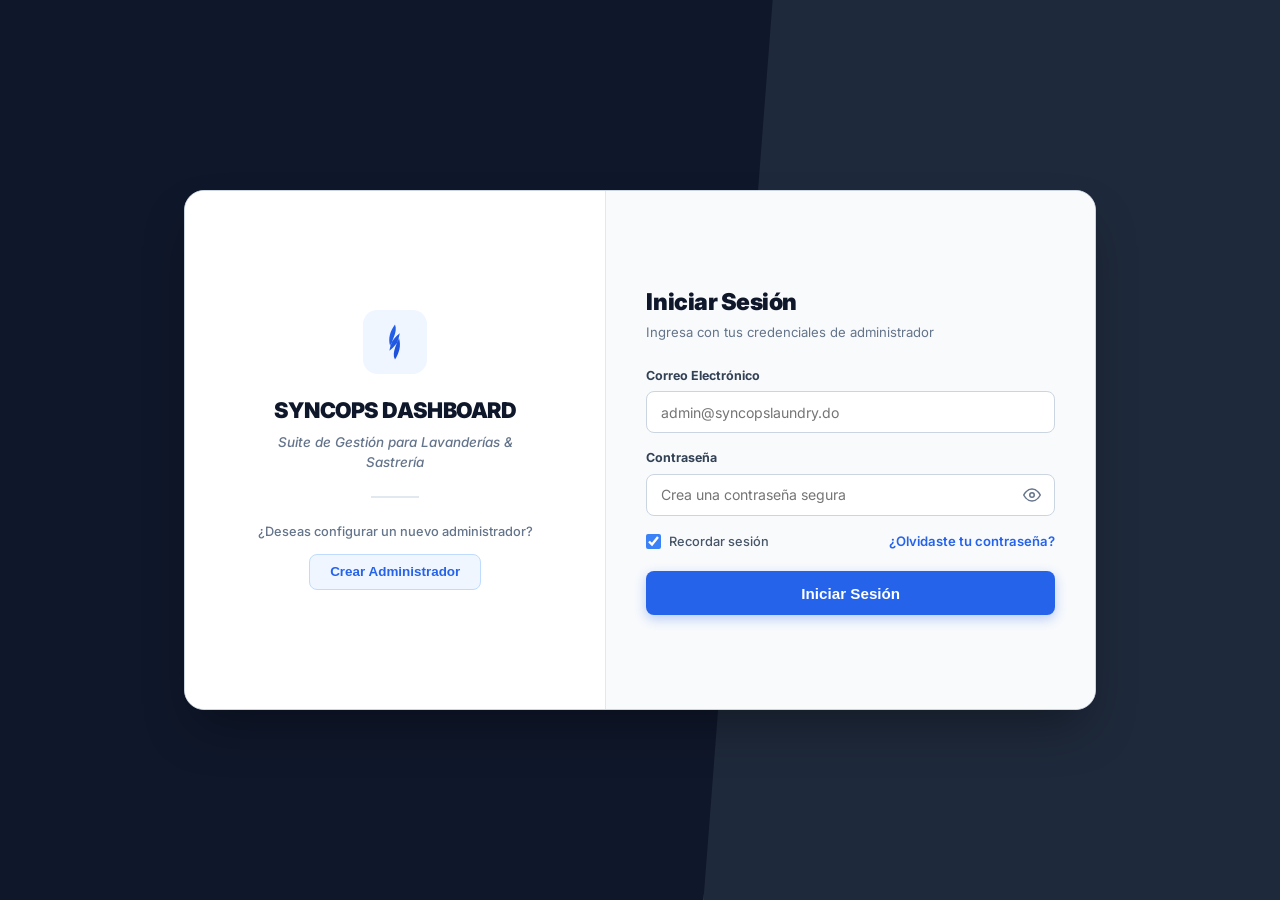
<file: SyncOps-Web-Client/index.html>
<!DOCTYPE html>
<html lang="es">
<head>
  <meta charset="UTF-8" />
  <meta name="viewport" content="width=device-width, initial-scale=1.0" />
  <title>SyncOps — Laundry, Tailoring &amp; Billing Suite</title>

  <!-- Google Fonts: Inter + JetBrains Mono -->
  <link rel="preconnect" href="https://fonts.googleapis.com" />
  <link rel="preconnect" href="https://fonts.gstatic.com" crossorigin />
  <link href="https://fonts.googleapis.com/css2?family=Inter:wght@300;400;500;600;700;800;900&family=JetBrains+Mono:wght@500;700&display=swap" rel="stylesheet" />
  
  <link rel="stylesheet" href="styles.css" />
</head>
<body class="app-body">

  <!-- ==============================================
       BARRA LATERAL DE NAVEGACIÓN
       ============================================== -->
  <aside class="sidebar">
    <!-- Brand Header -->
    <div class="sidebar-brand">
      <div class="brand-icon">
        <svg width="20" height="20" viewBox="0 0 24 24" fill="none" stroke="#2563EB" stroke-width="2.2" stroke-linecap="round" stroke-linejoin="round">
          <polygon points="13 2 3 14 12 14 11 22 21 10 12 10 13 2"></polygon>
        </svg>
      </div>
      <span class="brand-name">SyncOps</span>
      <span class="brand-badge">PRO</span>
    </div>

    <!-- Navegación -->
    <nav class="sidebar-nav">
      <div class="nav-section-label" id="navOperacionesGroup">
        <span>OPERACIONES</span>
      </div>
      
      <button class="nav-item active" id="navDashboardBtn" title="Panel Principal" onclick="switchSection('dashboard', this)">
        <svg class="nav-icon" viewBox="0 0 24 24" fill="none" stroke="currentColor" stroke-width="2" stroke-linecap="round" stroke-linejoin="round">
          <rect x="3" y="3" width="7" height="7" rx="1"></rect>
          <rect x="14" y="3" width="7" height="7" rx="1"></rect>
          <rect x="14" y="14" width="7" height="7" rx="1"></rect>
          <rect x="3" y="14" width="7" height="7" rx="1"></rect>
        </svg>
        <span>Panel Principal</span>
      </button>

      <button class="nav-item" id="navPosBtn" title="Punto de Venta / POS" onclick="switchSection('pos', this)">
        <svg class="nav-icon" viewBox="0 0 24 24" fill="none" stroke="currentColor" stroke-width="2" stroke-linecap="round" stroke-linejoin="round">
          <path d="M22 19a2 2 0 0 1-2 2H4a2 2 0 0 1-2-2V5a2 2 0 0 1 2-2h5l2 3h9a2 2 0 0 1 2 2z"></path>
        </svg>
        <span>Punto de Venta / POS</span>
        <span class="nav-badge-pill" id="navBadgePos" style="display: none;">0</span>
      </button>

      <button class="nav-item" id="navOperacionesBtn" title="Operaciones & Taller" onclick="switchSection('operaciones', this)">
        <svg class="nav-icon" viewBox="0 0 24 24" fill="none" stroke="currentColor" stroke-width="2" stroke-linecap="round" stroke-linejoin="round">
          <circle cx="12" cy="12" r="10"></circle>
          <polyline points="12 6 12 12 16 14"></polyline>
        </svg>
        <span>Operaciones &amp; Taller</span>
        <span class="nav-badge-pill" id="navBadgeOperaciones" style="display: none;">0</span>
      </button>

      <button class="nav-item" id="navFacturasBtn" title="Facturas & Cobros" onclick="switchSection('facturacion', this)">
        <svg class="nav-icon" viewBox="0 0 24 24" fill="none" stroke="currentColor" stroke-width="2" stroke-linecap="round" stroke-linejoin="round">
          <path d="M14 2H6a2 2 0 0 0-2 2v16a2 2 0 0 0 2 2h12a2 2 0 0 0 2-2V8z"></path>
          <polyline points="14 2 14 8 20 8"></polyline>
          <line x1="16" y1="13" x2="8" y2="13"></line>
          <line x1="16" y1="17" x2="8" y2="17"></line>
          <polyline points="10 9 9 9 8 9"></polyline>
        </svg>
        <span>Facturas &amp; Cobros</span>
      </button>

      <div class="nav-section-label" id="navFinanzasGroup">
        <span>FINANZAS Y REPORTES</span>
        <span class="badge-live">En vivo</span>
      </div>

      <button class="nav-item" id="navReportesBtn" title="Reportes Financieros" onclick="switchSection('reportes', this)">
        <svg class="nav-icon" viewBox="0 0 24 24" fill="none" stroke="currentColor" stroke-width="2" stroke-linecap="round" stroke-linejoin="round">
          <line x1="18" y1="20" x2="18" y2="10"></line>
          <line x1="12" y1="20" x2="12" y2="4"></line>
          <line x1="6" y1="20" x2="6" y2="14"></line>
        </svg>
        <span>Reportes Financieros</span>
      </button>

      <button class="nav-item" id="navInventarioBtn" title="Inventario Insumos" onclick="switchSection('inventario', this)">
        <svg class="nav-icon" viewBox="0 0 24 24" fill="none" stroke="currentColor" stroke-width="2" stroke-linecap="round" stroke-linejoin="round">
          <path d="M21 16V8a2 2 0 0 0-1-1.73l-7-4a2 2 0 0 0-2 0l-7 4A2 2 0 0 0 3 8v8a2 2 0 0 0 1 1.73l7 4a2 2 0 0 0 2 0l7-4A2 2 0 0 0 21 16z"></path>
        </svg>
        <span>Inventario Insumos</span>
      </button>

      <button class="nav-item" id="navClientesBtn" title="Clientes & Hoteles" onclick="switchSection('clientes', this)">
        <svg class="nav-icon" viewBox="0 0 24 24" fill="none" stroke="currentColor" stroke-width="2" stroke-linecap="round" stroke-linejoin="round">
          <path d="M17 21v-2a4 4 0 0 0-4-4H5a4 4 0 0 0-4 4v2"></path>
          <circle cx="9" cy="7" r="4"></circle>
          <path d="M23 21v-2a4 4 0 0 0-3-3.87"></path>
          <path d="M16 3.13a4 4 0 0 1 0 7.75"></path>
        </svg>
        <span>Clientes &amp; Hoteles</span>
      </button>

      <div class="nav-section-label" id="navSistemaGroup">
        <span>SISTEMA</span>
      </div>

      <button class="nav-item" id="navConfiguracionBtn" title="Configuración" onclick="switchSection('configuracion', this)">
        <svg class="nav-icon" viewBox="0 0 24 24" fill="none" stroke="currentColor" stroke-width="2" stroke-linecap="round" stroke-linejoin="round">
          <circle cx="12" cy="12" r="3"></circle>
          <path d="M19.4 15a1.65 1.65 0 0 0 .33 1.82l.06.06a2 2 0 0 1 0 2.83 2 2 0 0 1-2.83 0l-.06-.06a1.65 1.65 0 0 0-1.82-.33 1.65 1.65 0 0 0-1 1.51V21a2 2 0 0 1-2 2 2 2 0 0 1-2-2v-.09A1.65 1.65 0 0 0 9 19.4a1.65 1.65 0 0 0-1.82.33l-.06.06a2 2 0 0 1-2.83 0 2 2 0 0 1 0-2.83l.06-.06a1.65 1.65 0 0 0 .33-1.82 1.65 1.65 0 0 0-1.51-1H3a2 2 0 0 1-2-2 2 2 0 0 1 2-2h.09A1.65 1.65 0 0 0 4.6 9a1.65 1.65 0 0 0-.33-1.82l-.06-.06a2 2 0 0 1 0-2.83 2 2 0 0 1 2.83 0l.06.06a1.65 1.65 0 0 0 1.82.33H9a1.65 1.65 0 0 0 1-1.51V3a2 2 0 0 1 2-2 2 2 0 0 1 2 2v.09a1.65 1.65 0 0 0 1 1.51 1.65 1.65 0 0 0 1.82-.33l.06-.06a2 2 0 0 1 2.83 0 2 2 0 0 1 0 2.83l-.06.06a1.65 1.65 0 0 0-.33 1.82V9a1.65 1.65 0 0 0 1.51 1H21a2 2 0 0 1 2 2 2 2 0 0 1-2 2h-.09a1.65 1.65 0 0 0-1.51 1z"></path>
        </svg>
        <span>Configuración</span>
      </button>

      <button class="nav-item" id="navFaqBtn" title="Preguntas Frecuentes" onclick="switchSection('faq', this)">
        <svg class="nav-icon" viewBox="0 0 24 24" fill="none" stroke="currentColor" stroke-width="2" stroke-linecap="round" stroke-linejoin="round">
          <circle cx="12" cy="12" r="10"></circle>
          <path d="M9.09 9a3 3 0 0 1 5.83 1c0 2-3 3-3 3"></path>
          <line x1="12" y1="17" x2="12.01" y2="17"></line>
        </svg>
        <span>Preguntas Frecuentes</span>
      </button>

      <button class="nav-item" id="navAyudaBtn" title="Ayuda & QA" onclick="switchSection('ayuda', this)">
        <svg class="nav-icon" viewBox="0 0 24 24" fill="none" stroke="currentColor" stroke-width="2" stroke-linecap="round" stroke-linejoin="round">
          <path d="M14.7 6.3a1 1 0 0 0 0 1.4l1.6 1.6a1 1 0 0 0 1.4 0l3.77-3.77a6 6 0 0 1-7.94 7.94l-6.91 6.91a2.12 2.12 0 0 1-3-3l6.91-6.91a6 6 0 0 1 7.94-7.94l-3.76 3.76z"></path>
        </svg>
        <span>Ayuda &amp; QA</span>
      </button>

      <button class="nav-item" id="navUsuariosBtn" title="Gestión de Usuarios" onclick="switchSection('usuarios', this)" style="display: none;">
        <svg class="nav-icon" viewBox="0 0 24 24" fill="none" stroke="currentColor" stroke-width="2" stroke-linecap="round" stroke-linejoin="round">
          <path d="M20 21v-2a4 4 0 0 0-4-4H8a4 4 0 0 0-4 4v2"></path>
          <circle cx="12" cy="7" r="4"></circle>
          <path d="M19 8v3M22.5 9.5h-7"></path>
        </svg>
        <span>Gestión de Usuarios</span>
      </button>
    </nav>

    <!-- Footer de Usuario Estilo Fortexa ERP -->
    <div class="sidebar-user-card">
      <div class="sidebar-user-profile">
        <div class="user-avatar-circle" id="userAvatar">L</div>
        <div class="user-meta">
          <strong id="userName">Luis Bravo</strong>
          <span class="user-role-text role-admin" id="sidebarUserRoleBadge">Administrador</span>
          <span class="user-email-text" id="userEmailText">luisbravobello@gmail.com</span>
        </div>
      </div>
      <div class="sidebar-user-links">
        <button type="button" class="sidebar-user-action-btn" id="sidebarUserActionConfig" onclick="switchSection('configuracion', document.getElementById('navConfiguracionBtn'))">
          <svg width="15" height="15" viewBox="0 0 24 24" fill="none" stroke="currentColor" stroke-width="2"><circle cx="12" cy="12" r="3"/><path d="M19.4 15a1.65 1.65 0 0 0 .33 1.82l.06.06a2 2 0 0 1 0 2.83 2 2 0 0 1-2.83 0l-.06-.06a1.65 1.65 0 0 0-1.82-.33 1.65 1.65 0 0 0-1 1.51V21a2 2 0 0 1-2 2 2 2 0 0 1-2-2v-.09A1.65 1.65 0 0 0 9 19.4a1.65 1.65 0 0 0-1.82.33l-.06.06a2 2 0 0 1-2.83 0 2 2 0 0 1 0-2.83l.06-.06a1.65 1.65 0 0 0 .33-1.82 1.65 1.65 0 0 0-1.51-1H3a2 2 0 0 1-2-2 2 2 0 0 1 2-2h.09A1.65 1.65 0 0 0 4.6 9a1.65 1.65 0 0 0-.33-1.82l-.06-.06a2 2 0 0 1 0-2.83 2 2 0 0 1 2.83 0l.06.06a1.65 1.65 0 0 0 1.82.33H9a1.65 1.65 0 0 0 1-1.51V3a2 2 0 0 1 2-2 2 2 0 0 1 2 2v.09a1.65 1.65 0 0 0 1 1.51 1.65 1.65 0 0 0 1.82-.33l.06-.06a2 2 0 0 1 2.83 0 2 2 0 0 1 0 2.83l-.06.06a1.65 1.65 0 0 0-.33 1.82V9a1.65 1.65 0 0 0 1.51 1H21a2 2 0 0 1 2 2 2 2 0 0 1-2 2h-.09a1.65 1.65 0 0 0-1.51 1z"/></svg>
          <span>Personalizar Menú</span>
        </button>
        <button type="button" class="sidebar-user-action-btn btn-logout-action" onclick="logout()">
          <svg width="15" height="15" viewBox="0 0 24 24" fill="none" stroke="currentColor" stroke-width="2"><path d="M9 21H5a2 2 0 0 1-2-2V5a2 2 0 0 1 2-2h4M16 17l5-5-5-5M21 12H9"/></svg>
          <span>Cerrar Sesión</span>
        </button>
      </div>
    </div>
  </aside>

  <!-- ==============================================
       MAIN LAYOUT & TOPBAR (FORTEXA ERP)
       ============================================== -->
  <div class="main-layout">
    
    <!-- Topbar Corporativo Fortexa -->
    <header class="topbar">
      <!-- Izquierda: Toggle + Breadcrumbs -->
      <div class="topbar-left">
        <button class="btn-sidebar-toggle" title="Contraer/Expandir menú" onclick="toggleSidebar()">
          <svg width="18" height="18" viewBox="0 0 24 24" fill="none" stroke="currentColor" stroke-width="2" stroke-linecap="round" stroke-linejoin="round">
            <line x1="3" y1="12" x2="21" y2="12"></line>
            <line x1="3" y1="6" x2="21" y2="6"></line>
            <line x1="3" y1="18" x2="21" y2="18"></line>
          </svg>
        </button>

        <div class="breadcrumbs">
          <a href="#" onclick="switchSection('dashboard', document.getElementById('navDashboardBtn'))">
            <svg width="14" height="14" viewBox="0 0 24 24" fill="none" stroke="currentColor" stroke-width="2"><path d="m3 9 9-7 9 7v11a2 2 0 0 1-2 2H5a2 2 0 0 1-2-2z"/><polyline points="9 22 9 12 15 12 15 22"/></svg>
            <span>Inicio</span>
          </a>
          <span class="breadcrumbs-sep">&gt;</span>
          <span>SyncOps</span>
          <span class="breadcrumbs-sep">&gt;</span>
          <span class="breadcrumbs-current" id="currentSectionTitle">Panel Principal</span>
        </div>
      </div>

      <!-- Derecha: Selector de Empresa + Search + Badges + Notificaciones -->
      <div class="topbar-right">
        <div class="org-selector-pill" id="topbarOrgSelector" onclick="switchSection('configuracion', document.getElementById('navConfiguracionBtn'))">
          <svg width="14" height="14" viewBox="0 0 24 24" fill="none" stroke="currentColor" stroke-width="2"><path d="M3 21h18M9 8h1M9 12h1M9 16h1M14 8h1M14 12h1M14 16h1M5 21V5a2 2 0 0 1 2-2h10a2 2 0 0 1 2 2v16"/></svg>
          <span id="topbarOrgName">Laundry</span>
          <svg width="12" height="12" viewBox="0 0 24 24" fill="none" stroke="currentColor" stroke-width="2"><polyline points="6 9 12 15 18 9"/></svg>
        </div>

        <div class="topbar-search-box" onclick="openSpotlight()" style="cursor: pointer;">
          <svg class="search-icon-fixed" width="14" height="14" viewBox="0 0 24 24" fill="none" stroke="currentColor" stroke-width="2"><circle cx="11" cy="11" r="8"/><line x1="21" y1="21" x2="16.65" y2="16.65"/></svg>
          <input type="text" id="globalSearchInput" class="topbar-search-input" placeholder="Buscar... Ctrl K" readonly onclick="openSpotlight()" style="cursor: pointer;" />
          <span class="search-shortcut-badge">Ctrl K</span>
        </div>

        <button class="topbar-action-btn" title="Asistente de Productividad" onclick="showToast('Asistente SyncOps activo y sincronizado.', 'info')">
          <svg width="16" height="16" viewBox="0 0 24 24" fill="none" stroke="#D97706" stroke-width="2"><path d="m12 3-1.9 5.8a2 2 0 0 1-1.3 1.3L3 12l5.8 1.9a2 2 0 0 1 1.3 1.3L12 21l1.9-5.8a2 2 0 0 1 1.3-1.3L21 12l-5.8-1.9a2 2 0 0 1-1.3-1.3Z"/></svg>
        </button>

        <button class="topbar-action-btn" title="Notificaciones" onclick="showToast('Bandeja de notificaciones limpia. No hay alertas pendientes.', 'info')">
          <svg width="16" height="16" viewBox="0 0 24 24" fill="none" stroke="currentColor" stroke-width="2"><path d="M18 8A6 6 0 0 0 6 8c0 7-3 9-3 9h18s-3-2-3-9"/><path d="M13.73 21a2 2 0 0 1-3.46 0"/></svg>
        </button>

        <button class="topbar-action-btn" id="topbarConfigBtn" title="Configuración de la Tienda" onclick="switchSection('configuracion', document.getElementById('navConfiguracionBtn'))">
          <svg width="16" height="16" viewBox="0 0 24 24" fill="none" stroke="currentColor" stroke-width="2"><circle cx="12" cy="12" r="4"/><path d="M12 2v2"/><path d="M12 20v2"/><path d="m4.93 4.93 1.41 1.41"/><path d="m17.66 17.66 1.41 1.41"/><path d="M2 12h2"/><path d="M20 12h2"/><path d="m6.34 17.66-1.41 1.41"/><path d="m19.07 4.93-1.41 1.41"/></svg>
        </button>
      </div>
    </header>

    <div class="content-wrapper">

      <!-- ====================================================
           1. SECCIÓN: DASHBOARD (PANEL PRINCIPAL FORTEXA ERP)
           ==================================================== -->
      <section id="section-dashboard" class="content-section active">
        
        <!-- HEADER DE PÁGINA FORTEXA -->
        <div class="fortexa-page-header">
          <div>
            <button class="btn-back-link" onclick="history.back()">
              <svg width="14" height="14" viewBox="0 0 24 24" fill="none" stroke="currentColor" stroke-width="2"><path d="m15 18-6-6 6-6"/></svg>
              <span>Volver</span>
            </button>
            <div class="fortexa-title-box">
              <h1 class="fortexa-title">Panel Principal</h1>
            </div>
            <p class="fortexa-sub" id="dashboardGreeting">Gestiona tu catálogo de operaciones, facturación y clientes</p>
          </div>

          <!-- BOTONES DE ACCIÓN FORTEXA ERP -->
          <div class="fortexa-actions-group">
            <button class="btn-fortexa-outline" onclick="testEpsonT20II()" title="Descargar plantilla de prueba">
              <svg width="14" height="14" viewBox="0 0 24 24" fill="none" stroke="currentColor" stroke-width="2"><path d="M21 15v4a2 2 0 0 1-2 2H5a2 2 0 0 1-2-2v-4"/><polyline points="7 10 12 15 17 10"/><line x1="12" y1="15" x2="12" y2="3"/></svg>
              <span>Plantilla</span>
            </button>
            <button class="btn-fortexa-outline" onclick="exportToExcel('facturas')" title="Exportar reporte de facturas">
              <svg width="14" height="14" viewBox="0 0 24 24" fill="none" stroke="currentColor" stroke-width="2"><path d="M21 15v4a2 2 0 0 1-2 2H5a2 2 0 0 1-2-2v-4"/><polyline points="17 8 12 3 7 8"/><line x1="12" y1="3" x2="12" y2="15"/></svg>
              <span>Importar Excel</span>
            </button>
            <button class="btn-fortexa-outline" onclick="exportToExcel('facturas')" title="Compartir XLSX">
              <svg width="14" height="14" viewBox="0 0 24 24" fill="none" stroke="currentColor" stroke-width="2"><circle cx="18" cy="5" r="3"/><circle cx="6" cy="12" r="3"/><circle cx="18" cy="19" r="3"/><line x1="8.59" y1="13.51" x2="15.42" y2="17.49"/><line x1="15.41" y1="6.51" x2="8.59" y2="10.49"/></svg>
              <span>Compartir XLSX</span>
            </button>
            <button class="btn-fortexa-primary" onclick="switchSection('pos', document.querySelectorAll('.nav-item')[1])">
              <svg width="15" height="15" viewBox="0 0 24 24" fill="none" stroke="currentColor" stroke-width="2.5"><line x1="12" y1="5" x2="12" y2="19"/><line x1="5" y1="12" x2="19" y2="12"/></svg>
              <span>Nueva Factura POS</span>
            </button>
          </div>
        </div>

        <!-- FILA DE 5 TARJETAS KPI (FORTEXA ERP) -->
        <div class="fortexa-kpi-row">
          
          <!-- Card 1: Total Clientes -->
          <div class="fortexa-kpi-card">
            <div class="fortexa-kpi-icon kpi-bg-blue">
              <svg width="20" height="20" viewBox="0 0 24 24" fill="none" stroke="currentColor" stroke-width="2"><path d="M16 21v-2a4 4 0 0 0-4-4H6a4 4 0 0 0-4 4v2"/><circle cx="9" cy="7" r="4"/><path d="M22 21v-2a4 4 0 0 0-3-3.87"/><path d="M16 3.13a4 4 0 0 1 0 7.75"/></svg>
            </div>
            <div class="fortexa-kpi-info">
              <div class="fortexa-kpi-number" id="kpiClientesCount">0</div>
              <div class="fortexa-kpi-label">Total Clientes</div>
            </div>
          </div>

          <!-- Card 2: Particulares -->
          <div class="fortexa-kpi-card">
            <div class="fortexa-kpi-icon kpi-bg-green">
              <svg width="20" height="20" viewBox="0 0 24 24" fill="none" stroke="currentColor" stroke-width="2"><path d="M19 21v-2a4 4 0 0 0-4-4H9a4 4 0 0 0-4 4v2"/><circle cx="12" cy="7" r="4"/></svg>
            </div>
            <div class="fortexa-kpi-info">
              <div class="fortexa-kpi-number" id="kpiParticularesCount">0</div>
              <div class="fortexa-kpi-label">Nacionales / Particulares</div>
            </div>
          </div>

          <!-- Card 3: Hoteles & Corporativos -->
          <div class="fortexa-kpi-card">
            <div class="fortexa-kpi-icon kpi-bg-purple">
              <svg width="20" height="20" viewBox="0 0 24 24" fill="none" stroke="currentColor" stroke-width="2"><path d="M3 21h18M9 8h1M9 12h1M9 16h1M14 8h1M14 12h1M14 16h1M5 21V5a2 2 0 0 1 2-2h10a2 2 0 0 1 2 2v16"/></svg>
            </div>
            <div class="fortexa-kpi-info">
              <div class="fortexa-kpi-number" id="kpiHotelesCount">0</div>
              <div class="fortexa-kpi-label">Hoteles &amp; Empresas</div>
            </div>
          </div>

          <!-- Card 4: Cuentas por Cobrar Pendiente -->
          <div class="fortexa-kpi-card">
            <div class="fortexa-kpi-icon kpi-bg-amber">
              <svg width="20" height="20" viewBox="0 0 24 24" fill="none" stroke="currentColor" stroke-width="2"><path d="M14 2H6a2 2 0 0 0-2 2v16a2 2 0 0 0 2 2h12a2 2 0 0 0 2-2V8z"/><polyline points="14 2 14 8 20 8"/><line x1="16" y1="13" x2="8" y2="13"/><line x1="16" y1="17" x2="8" y2="17"/></svg>
            </div>
            <div class="fortexa-kpi-info">
              <div class="fortexa-kpi-number font-mono text-amber" id="kpiCxPPendiente">RD$0.00</div>
              <div class="fortexa-kpi-label">CxP Pendiente (<span id="kpiFacturasPendientesCount">0</span>)</div>
            </div>
          </div>

          <!-- Card 5: Total Facturado / Cobrado -->
          <div class="fortexa-kpi-card">
            <div class="fortexa-kpi-icon kpi-bg-blue">
              <svg width="20" height="20" viewBox="0 0 24 24" fill="none" stroke="currentColor" stroke-width="2"><path d="M22 11.08V12a10 10 0 1 1-5.93-9.14"/><polyline points="22 4 12 14.01 9 11.01"/></svg>
            </div>
            <div class="fortexa-kpi-info">
              <div class="fortexa-kpi-number font-mono text-blue" id="kpiVentasHoy">RD$0.00</div>
              <div class="fortexa-kpi-label">Total Facturado</div>
            </div>
          </div>

        </div>

        <!-- TARJETA DE BÚSQUEDA Y FILTRADO FORTEXA ERP -->
        <div class="fortexa-filter-card">
          <div class="fortexa-filter-title">Buscar Registro / Factura</div>
          <div class="fortexa-filter-row">
            <div class="fortexa-filter-input-box">
              <svg class="fortexa-filter-icon" width="16" height="16" viewBox="0 0 24 24" fill="none" stroke="currentColor" stroke-width="2"><circle cx="11" cy="11" r="8"/><line x1="21" y1="21" x2="16.65" y2="16.65"/></svg>
              <input type="text" class="fortexa-filter-input" placeholder="Nombre, RNC, Ticket o Email..." oninput="handleGlobalSearch(this.value)" />
            </div>
            <button class="btn-fortexa-outline" onclick="renderDashboard()" title="Actualizar datos">
              <svg width="14" height="14" viewBox="0 0 24 24" fill="none" stroke="currentColor" stroke-width="2"><path d="M21.5 2v6h-6M21.34 15.57a10 10 0 1 1-.57-8.38l5.67-5.67"/></svg>
              <span>Actualizar</span>
            </button>
            <button class="btn-fortexa-outline" onclick="exportToExcel('dashboard')" title="Exportar vista actual">
              <svg width="14" height="14" viewBox="0 0 24 24" fill="none" stroke="currentColor" stroke-width="2"><path d="M21 15v4a2 2 0 0 1-2 2H5a2 2 0 0 1-2-2v-4"/><polyline points="7 10 12 15 17 10"/><line x1="12" y1="15" x2="12" y2="3"/></svg>
              <span>Exportar vista</span>
            </button>
            <button class="btn-fortexa-outline" onclick="showToast('Vista de columnas optimizada.', 'info')" title="Ajustar columnas">
              <svg width="14" height="14" viewBox="0 0 24 24" fill="none" stroke="currentColor" stroke-width="2"><path d="M12 20a8 8 0 1 0 0-16 8 8 0 0 0 0 16Z"/><path d="M12 14a2 2 0 1 0 0-4 2 2 0 0 0 0 4Z"/><path d="M12 2v2"/><path d="M12 20v2"/><path d="m4.93 4.93 1.41 1.41"/><path d="m17.66 17.66 1.41 1.41"/><path d="M2 12h2"/><path d="M20 12h2"/><path d="m6.34 17.66-1.41 1.41"/><path d="m19.07 4.93-1.41 1.41"/></svg>
              <span>Columnas</span>
            </button>
          </div>
        </div>

        <!-- 1. TARJETA FORTEXA: VENTAS MENSUALES (BAR CHART) -->
        <div class="fortexa-analytics-card">
          <div class="fortexa-chart-header">
            <div>
              <h3 class="fortexa-chart-title">
                <svg width="18" height="18" viewBox="0 0 24 24" fill="none" stroke="#2563EB" stroke-width="2.2"><path d="M12 20V10M18 20V4M6 20v-4"/></svg>
                <span>Ventas Mensuales</span>
              </h3>
              <p class="fortexa-chart-sub">Facturación e-CF &amp; Servicios • Últimos 12 meses</p>
            </div>
            <div class="fortexa-period-tabs">
              <button type="button" class="fortexa-period-tab" onclick="changeSalesPeriod('3M', this)">3M</button>
              <button type="button" class="fortexa-period-tab" onclick="changeSalesPeriod('6M', this)">6M</button>
              <button type="button" class="fortexa-period-tab active" onclick="changeSalesPeriod('12M', this)">12M</button>
              <button type="button" class="fortexa-period-tab" onclick="changeSalesPeriod('Año', this)">Año</button>
            </div>
          </div>

          <div class="fortexa-bar-chart-wrapper" id="monthlySalesChartContainer">
            <!-- Renderizado dinámicamente -->
          </div>
        </div>

        <!-- 2. TARJETA FORTEXA: INGRESOS & SERVICIOS POR CATEGORÍA (DONUT CHART) -->
        <div class="fortexa-analytics-card">
          <div class="fortexa-chart-header">
            <div>
              <h3 class="fortexa-chart-title">
                <svg width="18" height="18" viewBox="0 0 24 24" fill="none" stroke="#9333EA" stroke-width="2.2"><circle cx="12" cy="12" r="10"/><polyline points="12 6 12 12 14 14"/></svg>
                <span>Ingresos &amp; Facturación por Categoría</span>
              </h3>
              <p class="fortexa-chart-sub">Distribución porcentual de servicios prestados</p>
            </div>
            <div class="fortexa-period-tabs">
              <button type="button" class="fortexa-period-tab" onclick="changeCategoryPeriod('3M', this)">3M</button>
              <button type="button" class="fortexa-period-tab" onclick="changeCategoryPeriod('6M', this)">6M</button>
              <button type="button" class="fortexa-period-tab active" onclick="changeCategoryPeriod('12M', this)">12M</button>
              <button type="button" class="fortexa-period-tab" onclick="changeCategoryPeriod('Año', this)">Año</button>
            </div>
          </div>

          <div class="fortexa-donut-layout">
            <div class="fortexa-donut-svg-box" id="categoryDonutChartContainer">
              <!-- Renderizado SVG circular dinámico -->
            </div>
            <div class="fortexa-category-list" id="categoryBreakdownList">
              <!-- Lista de categorías renderizada dinámicamente -->
            </div>
          </div>
        </div>

        <!-- TABLAS DEL DASHBOARD -->
        <div class="grid-2col">
          <div class="card">
            <div class="card-header">
              <h3>Facturas Recientes</h3>
              <button class="btn-link" onclick="switchSection('facturacion', document.querySelectorAll('.nav-item')[2])">Ver Todas las Facturas →</button>
            </div>
            <div class="table-responsive">
              <table class="table" id="tableRecentOrders">
                <thead>
                  <tr>
                    <th>FACTURA</th>
                    <th>CLIENTE</th>
                    <th>ESTADO PAGO</th>
                    <th style="text-align: right;">TOTAL</th>
                    <th>ACCIONES</th>
                  </tr>
                </thead>
                <tbody></tbody>
              </table>
            </div>
          </div>

          <div class="card">
            <div class="card-header">
              <h3>Alertas de Insumos Críticos</h3>
              <button class="btn-link" onclick="switchSection('inventario', document.querySelectorAll('.nav-item')[4])">Inventario →</button>
            </div>
            <div class="alerts-list" id="dashboardAlertsList"></div>
          </div>
        </div>
      </section>

      <!-- ====================================================
           2. SECCIÓN: PUNTO DE VENTA (POS FORTEXA ERP)
           ==================================================== -->
      <section class="content-section" id="section-pos">
        
        <!-- CABECERA FORTEXA ERP POS -->
        <div class="fortexa-page-header">
          <div class="fortexa-header-left">
            <button type="button" class="btn-fortexa-back" onclick="switchSection('dashboard', document.querySelectorAll('.nav-item')[0])">
              <svg width="14" height="14" viewBox="0 0 24 24" fill="none" stroke="currentColor" stroke-width="2.5"><path d="m15 18-6-6 6-6"/></svg>
              <span>Volver al Panel Principal</span>
            </button>
            <div class="fortexa-title-row">
              <h2 class="fortexa-title">Punto de Venta &amp; Emisión POS</h2>
            </div>
            <p class="fortexa-subtitle">Terminal POS 01 • Facturación rápida de prendas, máquinas y autoservicio</p>
          </div>
          <div class="fortexa-actions-group">
            <button type="button" class="btn-fortexa-outline" onclick="resetPosOrder()" title="Limpiar orden">
              <svg width="14" height="14" viewBox="0 0 24 24" fill="none" stroke="currentColor" stroke-width="2"><path d="M3 12a9 9 0 1 0 9-9 9.75 9.75 0 0 0-6.74 2.74L3 8"/><path d="M3 3v5h5"/></svg>
              <span>Reiniciar Orden</span>
            </button>
          </div>
        </div>

        <div class="pos-layout">
          
          <!-- LADO IZQUIERDO: CLIENTE, CATÁLOGO Y PERSONALIZACIÓN DE PRENDAS -->
          <div class="pos-left">
            
            <!-- PASO 1: DATOS DE LA FACTURA & CLIENTE -->
            <div class="pos-step-card">
              <div class="pos-step-header">
                <div class="pos-step-badge">01</div>
                <div>
                  <h4 class="pos-step-title">Cliente &amp; Número de Factura</h4>
                  <p class="pos-step-sub">Secuencia correlativa y datos de recepción de prendas</p>
                </div>
                <button class="btn-fortexa-outline" style="margin-left: auto; padding: .35rem .75rem; font-size: .76rem;" onclick="openNewClientModal()">
                  <svg width="13" height="13" viewBox="0 0 24 24" fill="none" stroke="currentColor" stroke-width="2"><path d="M16 21v-2a4 4 0 0 0-4-4H6a4 4 0 0 0-4 4v2"/><circle cx="9" cy="7" r="4"/><line x1="19" y1="8" x2="19" y2="14"/><line x1="22" y1="11" x2="16" y2="11"/></svg>
                  <span>Registrar Cliente</span>
                </button>
              </div>

              <!-- Fila de Entradas Paso 1 -->
              <div class="pos-step1-grid">
                <div class="form-group">
                  <label class="field-label">Nº de Factura Actual:</label>
                  <input type="text" id="posInvoiceNumber" class="form-input font-mono font-bold text-blue" style="background: #EFF6FF; border-color: #BFDBFE;" placeholder="FAC-001001" readonly />
                </div>
                <div class="form-group">
                  <label class="field-label">Seleccionar Cliente:</label>
                  <select id="posClientSelect" class="form-input" onchange="handleClientSelect(this)"></select>
                </div>
                <div class="form-group">
                  <label class="field-label">Fecha / Hora de Entrega:</label>
                  <input type="datetime-local" id="posDeliveryDate" class="form-input" />
                </div>
              </div>

              <div class="pos-urgent-row">
                <label class="checkbox-label" style="color: #E11D48; font-weight: 700; font-size: .82rem; display: flex; align-items: center; gap: 8px;">
                  <input type="checkbox" id="posIsUrgent" onchange="calculatePosTotal()" />
                  <span class="inline-icon-badge rose"><svg width="13" height="13" viewBox="0 0 24 24" fill="none" stroke="currentColor" stroke-width="2.2" stroke-linecap="round" stroke-linejoin="round"><polygon points="13 2 3 14 12 14 11 22 21 10 12 10 13 2"/></svg></span>
                  <span>Servicio Prioritario / Urgente (+15% Recargo por Entrega Inmediata)</span>
                </label>
              </div>

              <div class="pos-itbis-row">
                <label class="checkbox-label" style="color: #1D4ED8; font-weight: 700; font-size: .82rem; display: flex; align-items: center; gap: 8px;">
                  <input type="checkbox" id="posAplicaItbis" onchange="calculatePosTotal()" />
                  <span class="inline-icon-badge blue"><svg width="13" height="13" viewBox="0 0 24 24" fill="none" stroke="currentColor" stroke-width="2.2" stroke-linecap="round" stroke-linejoin="round"><path d="M14 2H6a2 2 0 0 0-2 2v16a2 2 0 0 0 2 2h12a2 2 0 0 0 2-2V8z"/><polyline points="14 2 14 8 20 8"/><line x1="16" y1="13" x2="8" y2="13"/><line x1="16" y1="17" x2="8" y2="17"/></svg></span>
                  <span>Aplicar ITBIS (18%)</span>
                </label>
              </div>
            </div>

            <!-- PASO 2: CATÁLOGO Y PERSONALIZACIÓN DE PRECIOS -->
            <div class="pos-step-card">
              <div class="pos-step-header" style="display: flex; justify-content: space-between; align-items: center;">
                <div style="display: flex; align-items: center; gap: .75rem;">
                  <div class="pos-step-badge">02</div>
                  <div>
                    <h4 class="pos-step-title">Catálogo de Servicios &amp; Máquinas</h4>
                    <p class="pos-step-sub">Haz clic en cualquier servicio para cargarlo y personalizar su precio</p>
                  </div>
                </div>
                <button type="button" class="btn btn-outline btn-sm" id="btnPosNuevoServicio" onclick="openNewCatalogoModal()" style="display: flex; align-items: center; gap: 5px; font-weight: 700; font-size: .78rem; white-space: nowrap;">
                  <svg width="13" height="13" viewBox="0 0 24 24" fill="none" stroke="currentColor" stroke-width="2.5"><line x1="12" y1="5" x2="12" y2="19"/><line x1="5" y1="12" x2="19" y2="12"/></svg>
                  <span>Agregar Servicio</span>
                </button>
              </div>

              <!-- Pestañas de Categoría Limpias Fortexa ERP (Dinámicas) -->
              <div class="catalog-tabs" id="posCatalogTabs">
                <button class="catalog-tab active" onclick="filterCatalog('Todos', this)">Todos</button>
                <button class="catalog-tab" onclick="filterCatalog('Lavandería', this)">Lavandería &amp; Secado</button>
                <button class="catalog-tab" onclick="filterCatalog('Sastrería', this)">Sastrería &amp; Taller</button>
                <button class="catalog-tab" onclick="filterCatalog('Autoservicio', this)">Autoservicio &amp; Máquinas</button>
              </div>

              <!-- Cuadrícula de Ítems Clickeables -->
              <div class="catalog-grid" id="posCatalogGrid"></div>

              <!-- Formulario de Configuración del Ítem con Precio Personalizado -->
              <div class="item-builder-box">
                <div class="item-builder-header">
                  <div style="display: flex; align-items: center; gap: .5rem;">
                    <svg width="16" height="16" viewBox="0 0 24 24" fill="none" stroke="#2563EB" stroke-width="2"><path d="M12 20h9"/><path d="M16.5 3.5a2.121 2.121 0 0 1 3 3L7 19l-4 1 1-4L16.5 3.5z"/></svg>
                    <span id="builderItemName" style="font-weight: 800; color: #0F172A; font-size: .88rem;">Personalización del Artículo / Servicio</span>
                  </div>
                  <span class="badge-pill bg-blue" style="font-size: .72rem; font-weight: 800;">Precio Editable al Instante</span>
                </div>

                <div class="form-row-3" style="display: grid; grid-template-columns: 1.5fr 1fr 0.8fr; gap: .75rem; margin-bottom: .75rem;">
                  <div class="form-group">
                    <label class="field-label">Descripción / Prenda:</label>
                    <input type="text" id="builderDesc" class="form-input" placeholder="Ej. Camisa de Lino / Vestido" />
                  </div>
                  <div class="form-group">
                    <label class="field-label">Categoría / Servicio:</label>
                    <select id="builderService" class="form-input" onchange="toggleTailoringDrawer(this.value)">
                      <option value="Lavandería">Lavandería (Lavado &amp; Planchado)</option>
                      <option value="Sastrería">Sastrería / Arreglo</option>
                      <option value="Autoservicio">Autoservicio / Máquinas (Torres &amp; Industrial)</option>
                    </select>
                  </div>
                  <div class="form-group">
                    <label class="field-label">Cantidad / Peso:</label>
                    <div style="display: flex; align-items: center; gap: 4px;">
                      <input type="number" id="builderQty" class="form-input font-mono font-bold" value="1" min="1" step="1" style="text-align: center;" />
                    </div>
                  </div>
                </div>

                <div class="form-row-3" style="display: grid; grid-template-columns: 1fr 1fr 1fr; gap: .75rem; margin-bottom: .85rem;">
                  <!-- PRECIO PERSONALIZABLE POR EL USUARIO -->
                  <div class="form-group">
                    <label class="field-label" style="color: #1D4ED8; font-weight: 800;">Precio Unitario Personalizado (RD$) *</label>
                    <input type="number" id="builderPrice" class="form-input font-mono font-bold" placeholder="0.00" min="0" step="0.01" style="border: 2px solid #2563EB; background: #EFF6FF; color: #1D4ED8; font-size: 1.05rem;" />
                  </div>
                  <div class="form-group">
                    <label class="field-label">Color / Tipo de Tela:</label>
                    <input type="text" id="builderColor" class="form-input" placeholder="Ej. Azul Marino / Lino" />
                  </div>
                  <div class="form-group">
                    <label class="field-label">Observaciones / Detalles:</label>
                    <input type="text" id="builderDefects" class="form-input" placeholder="Ej. Mancha previa, botón extra" />
                  </div>
                </div>

                <div class="tailoring-drawer" id="tailoringDrawer" style="display: none;">
                  <div class="drawer-header">Especificaciones de Sastrería &amp; Taller</div>
                  <div class="form-row-2" style="display: grid; grid-template-columns: 1fr 1fr; gap: .75rem;">
                    <div class="form-group">
                      <label class="field-label">Tipo de Arreglo:</label>
                      <input type="text" id="tailorAlterationType" class="form-input" placeholder="Ej. Dobladillo / Ruedo a 38 pulgadas" />
                    </div>
                    <div class="form-group">
                      <label class="field-label">Medidas / Indicaciones:</label>
                      <input type="text" id="tailorMeasurements" class="form-input" placeholder="Ej. Reducir 2cm en cintura" />
                    </div>
                  </div>
                </div>

                <button type="button" class="btn-fortexa-primary" onclick="addItemToOrder()" style="width: 100%; padding: .8rem; font-size: .88rem; font-weight: 800; display: flex; align-items: center; justify-content: center; gap: .5rem;">
                  <svg width="16" height="16" viewBox="0 0 24 24" fill="none" stroke="currentColor" stroke-width="2.5"><line x1="12" y1="5" x2="12" y2="19"/><line x1="5" y1="12" x2="19" y2="12"/></svg>
                  <span>Agregar Artículo a la Factura</span>
                </button>
              </div>
            </div>
          </div>

          <!-- LADO DERECHO: RESUMEN DE FACTURA, TOTALES & COBRO (FORTEXA ERP) -->
          <div class="pos-right">
            <div class="pos-summary-card">
              <div class="card-header" style="border-bottom: 1px solid #E2E8F0; padding-bottom: .85rem;">
                <div>
                  <h3 style="font-size: 1rem; font-weight: 800; color: #0F172A; margin: 0;">Factura en Curso</h3>
                  <span style="font-size: .74rem; color: #64748B;">Comprobante y cobro en vivo</span>
                </div>
                <span class="badge-pill bg-blue" id="posItemsCount">0 artículos</span>
              </div>

              <!-- Lista de Prendas Agregadas -->
              <div class="pos-items-list" id="posItemsList">
                <div class="empty-state-pos" style="display: flex; flex-direction: column; align-items: center; justify-content: center; gap: 4px; padding: 2.2rem 1rem;">
                  <svg width="28" height="28" viewBox="0 0 24 24" fill="none" stroke="#94A3B8" stroke-width="1.8" style="margin-bottom: 4px;"><path d="M14 2H6a2 2 0 0 0-2 2v16a2 2 0 0 0 2 2h12a2 2 0 0 0 2-2V8z"/><polyline points="14 2 14 8 20 8"/><line x1="16" y1="13" x2="8" y2="13"/><line x1="16" y1="17" x2="8" y2="17"/></svg>
                  <strong style="color: #475569; font-size: .84rem;">No hay artículos agregados</strong>
                  <span style="font-size: .74rem; color: #94A3B8;">Haz clic en cualquier servicio del catálogo</span>
                </div>
              </div>

              <!-- Desglose de Totales -->
              <div class="pos-totals-box">
                <div class="total-row">
                  <span style="font-weight: 600; color: #475569;">Subtotal:</span>
                  <strong id="posSubtotal" class="font-mono font-bold" style="color: #0F172A; font-size: .95rem;">RD$0.00</strong>
                </div>
                <div class="total-row" style="margin-bottom: .65rem;">
                  <span style="font-weight: 600; color: #475569;">Descuento Especial:</span>
                  <div style="display: flex; align-items: center; gap: 6px;">
                    <span style="font-size: .78rem; font-weight: 700; color: #64748B; font-family: 'JetBrains Mono', monospace;">RD$</span>
                    <input type="number" id="posDiscount" class="input-inline font-mono font-bold" value="0" min="0" oninput="calculatePosTotal()" />
                  </div>
                </div>

                <div class="total-row" id="posItbisRow" style="display: none;">
                  <span style="font-weight: 600; color: #475569;">ITBIS (18%):</span>
                  <strong id="posItbis" class="font-mono font-bold" style="color: #0F172A; font-size: .95rem;">RD$0.00</strong>
                </div>

                <!-- TOTAL GENERAL DESTACADO FORTEXA ERP -->
                <div class="total-row-highlight">
                  <span>TOTAL GENERAL:</span>
                  <strong id="posTotal" class="font-mono">RD$0.00</strong>
                </div>

                <!-- Método de Pago con Íconos SVG Limpios -->
                <div style="margin-top: .85rem;">
                  <label class="field-label" style="font-size: .74rem; font-weight: 800; color: #64748B; text-transform: uppercase;">Método de Cobro:</label>
                  <div class="pos-payment-methods" id="paymentMethodGroup">
                    <button type="button" class="btn-pay-method selected" data-method="Efectivo" onclick="selectPaymentMethod('Efectivo', this)">
                      <svg width="14" height="14" viewBox="0 0 24 24" fill="none" stroke="currentColor" stroke-width="2"><rect width="20" height="12" x="2" y="6" rx="2"/><circle cx="12" cy="12" r="2"/></svg>
                      <span>Efectivo</span>
                    </button>
                    <button type="button" class="btn-pay-method" data-method="Tarjeta" onclick="selectPaymentMethod('Tarjeta', this)">
                      <svg width="14" height="14" viewBox="0 0 24 24" fill="none" stroke="currentColor" stroke-width="2"><rect width="20" height="14" x="2" y="5" rx="2"/><line x1="2" y1="10" x2="22" y2="10"/></svg>
                      <span>Tarjeta POS</span>
                    </button>
                    <button type="button" class="btn-pay-method" data-method="Transferencia" onclick="selectPaymentMethod('Transferencia', this)">
                      <svg width="14" height="14" viewBox="0 0 24 24" fill="none" stroke="currentColor" stroke-width="2"><path d="M17 3v18M17 3l4 4M17 3l-4 4M7 21V3M7 21l-4-4M7 21l4-4"/></svg>
                      <span>Transferencia</span>
                    </button>
                  </div>
                </div>

                <!-- Monto Cobrado / Abono con Prefijo RD$ -->
                <div class="form-group" style="margin-top: .85rem;">
                  <div style="display: flex; justify-content: space-between; align-items: center; margin-bottom: 6px;">
                    <label class="field-label" style="font-weight: 700; margin-bottom: 0;">Monto Cobrado / Abono:</label>
                    <button type="button" class="btn-link" style="font-size: .74rem; font-weight: 800; color: #1D4ED8;" onclick="payFullOrder()">Pagar Total Completo</button>
                  </div>
                  <div style="position: relative; display: flex; align-items: center;">
                    <span style="position: absolute; left: 12px; font-weight: 800; font-size: .84rem; color: #64748B; font-family: 'JetBrains Mono', monospace; pointer-events: none;">RD$</span>
                    <input type="number" id="posAmountPaid" class="form-input font-mono font-bold" value="0" min="0" oninput="calculatePosTotal()" style="padding-left: 2.65rem; font-size: 1.05rem; color: #0F172A; height: 42px;" />
                  </div>
                </div>

                <!-- Saldo Pendiente / Cambio a Devolver (se alternan según el monto pagado) -->
                <div class="total-row" id="posBalanceRow" style="margin-top: .65rem; padding-top: .5rem; border-top: 1px dashed #E2E8F0;">
                  <span style="font-weight: 800; color: #E11D48; font-size: .84rem;">Saldo Pendiente por Cobrar:</span>
                  <strong id="posBalanceDue" class="font-mono text-rose font-bold" style="font-size: 1.05rem; color: #E11D48;">RD$0.00</strong>
                </div>
                <div class="total-row" id="posCambioRow" style="display: none; margin-top: .65rem; padding-top: .5rem; border-top: 1px dashed #E2E8F0;">
                  <span style="font-weight: 800; color: #059669; font-size: .84rem; display: flex; align-items: center; gap: 6px;">
                    <span class="inline-icon-badge emerald"><svg width="13" height="13" viewBox="0 0 24 24" fill="none" stroke="currentColor" stroke-width="2.2" stroke-linecap="round" stroke-linejoin="round"><line x1="12" y1="1" x2="12" y2="23"/><path d="M17 5H9.5a3.5 3.5 0 0 0 0 7h5a3.5 3.5 0 0 1 0 7H6"/></svg></span>
                    Cambio a Devolver al Cliente:
                  </span>
                  <strong id="posCambio" class="font-mono font-bold" style="font-size: 1.05rem; color: #059669;">RD$0.00</strong>
                </div>

                <!-- Botón Principal: Generar Factura e Imprimir -->
                <button type="button" class="btn-emit-ticket-fortexa" onclick="saveAndPrintOrder()">
                  <svg width="18" height="18" viewBox="0 0 24 24" fill="none" stroke="currentColor" stroke-width="2.2"><polyline points="6 9 6 2 18 2 18 9"/><path d="M6 18H4a2 2 0 0 1-2-2v-5a2 2 0 0 1 2-2h16a2 2 0 0 1 2 2v5a2 2 0 0 1-2 2h-2"/><rect width="12" height="8" x="6" y="14"/></svg>
                  <span>EMITIR FACTURA &amp; IMPRIMIR TICKET</span>
                </button>
              </div>

            </div>
          </div>
        </div>
      </section>

      <!-- ====================================================
           3. SECCIÓN: OPERACIONES & TRACKING DE TALLER / LAVANDERÍA
           ==================================================== -->
      <section id="section-operaciones" class="content-section" style="display: none;">
        
        <!-- CABECERA DE OPERACIONES -->
        <div class="fortexa-page-header">
          <div class="fortexa-page-header-left">
            <div class="fortexa-page-badge">
              <span class="fortexa-badge-dot"></span>
              <span>Cadena de Valor &amp; Producción en Vivo</span>
            </div>
            <h2 class="fortexa-page-title">Control de Flujo de Procesos &amp; Operaciones</h2>
            <p class="fortexa-page-desc">Transformación de entradas en resultados de máxima calidad para el cliente.</p>
          </div>
          <div class="fortexa-page-header-actions" style="display: flex; gap: .5rem;">
            <div class="btn-group" style="display: inline-flex; border: 1px solid #CBD5E1; border-radius: 8px; overflow: hidden; background: #FFFFFF;">
              <button type="button" class="btn btn-sm active" id="btnViewKanban" onclick="switchOperacionesView('kanban')" style="font-weight: 700; padding: .45rem .85rem; border-radius: 0; border: none;">
                Tablero Kanban
              </button>
              <button type="button" class="btn btn-sm" id="btnViewTable" onclick="switchOperacionesView('table')" style="font-weight: 700; padding: .45rem .85rem; border-radius: 0; border: none; background: transparent; color: #64748B;">
                Vista Lista
              </button>
            </div>
            <button type="button" class="btn-fortexa-primary" onclick="switchSection('pos', document.querySelectorAll('.nav-item')[1])">
              <svg width="15" height="15" viewBox="0 0 24 24" fill="none" stroke="currentColor" stroke-width="2.5"><line x1="12" y1="5" x2="12" y2="19"/><line x1="5" y1="12" x2="19" y2="12"/></svg>
              <span>Recibir Prendas (POS)</span>
            </button>
          </div>
        </div>

        <!-- DIAGRAMA VISUAL DEL FLUJO DE PROCESO (BASADO EN EL MODELO INDUSTRIAL) -->
        <div class="process-flow-banner">
          <div class="process-flow-step" onclick="setOperacionesFilter('Recibido', document.getElementById('tabOpRecibido'))">
            <div class="process-flow-icon-circle blue">
              <svg width="22" height="22" viewBox="0 0 24 24" fill="none" stroke="#2563EB" stroke-width="2.2"><path d="M21 15v4a2 2 0 0 1-2 2H5a2 2 0 0 1-2-2v-4"/><polyline points="7 10 12 15 17 10"/><line x1="12" y1="15" x2="12" y2="3"/></svg>
            </div>
            <div class="process-flow-info">
              <span class="process-flow-tag">1. ENTRADA</span>
              <strong>Recepción &amp; Registro</strong>
              <p>Recepción de prendas, inspección, registro en POS y emisión de ticket.</p>
            </div>
          </div>

          <div class="process-flow-connector">
            <svg width="20" height="20" viewBox="0 0 24 24" fill="none" stroke="#94A3B8" stroke-width="2.5"><polyline points="9 18 15 12 9 6"/></svg>
          </div>

          <div class="process-flow-step" onclick="setOperacionesFilter('EnProceso', document.getElementById('tabOpEnProceso'))">
            <div class="process-flow-icon-circle amber">
              <svg width="22" height="22" viewBox="0 0 24 24" fill="none" stroke="#D97706" stroke-width="2.2"><path d="M14 2H6a2 2 0 0 0-2 2v16a2 2 0 0 0 2 2h12a2 2 0 0 0 2-2V8z"/><polyline points="14 2 14 8 20 8"/><line x1="16" y1="13" x2="8" y2="13"/><line x1="16" y1="17" x2="8" y2="17"/><polyline points="10 9 9 9 8 9"/></svg>
            </div>
            <div class="process-flow-info">
              <span class="process-flow-tag">2. ACTIVIDADES</span>
              <strong>Clasificación &amp; Insumos</strong>
              <p>Separación por color/tejido, dosificación de Downy, Pelvorato o detergente.</p>
            </div>
          </div>

          <div class="process-flow-connector">
            <svg width="20" height="20" viewBox="0 0 24 24" fill="none" stroke="#94A3B8" stroke-width="2.5"><polyline points="9 18 15 12 9 6"/></svg>
          </div>

          <div class="process-flow-step" onclick="setOperacionesFilter('EnProceso', document.getElementById('tabOpEnProceso'))">
            <div class="process-flow-icon-circle purple">
              <svg width="22" height="22" viewBox="0 0 24 24" fill="none" stroke="#7C3AED" stroke-width="2.2"><circle cx="12" cy="12" r="10"/><polyline points="12 6 12 12 16 14"/></svg>
            </div>
            <div class="process-flow-info">
              <span class="process-flow-tag">3. TRANSFORMACIÓN</span>
              <strong>Lavado, Secado &amp; Taller</strong>
              <p>Ciclo en lavadoras/secadoras, desmanchado profundo o costura en taller.</p>
            </div>
          </div>

          <div class="process-flow-connector">
            <svg width="20" height="20" viewBox="0 0 24 24" fill="none" stroke="#94A3B8" stroke-width="2.5"><polyline points="9 18 15 12 9 6"/></svg>
          </div>

          <div class="process-flow-step" onclick="setOperacionesFilter('Listo', document.getElementById('tabOpListo'))">
            <div class="process-flow-icon-circle emerald">
              <svg width="22" height="22" viewBox="0 0 24 24" fill="none" stroke="#059669" stroke-width="2.2" stroke-linecap="round" stroke-linejoin="round"><circle cx="12" cy="12" r="10"/><polyline points="16 9 10 15 8 13"/></svg>
            </div>
            <div class="process-flow-info">
              <span class="process-flow-tag">4. RESULTADO</span>
              <strong>Listo &amp; Entrega al Cliente</strong>
              <p>Inspección de calidad, planchado a vapor, embolsado y entrega con valor.</p>
            </div>
          </div>
        </div>

        <!-- BÚSQUEDA Y FILTRADO OPERACIONES -->
        <div class="fortexa-filter-card">
          <div class="fortexa-filter-title">Filtrar Tablero Operativo</div>
          <div class="fortexa-filter-row">
            <div class="fortexa-filter-input-box">
              <svg class="fortexa-filter-icon" width="16" height="16" viewBox="0 0 24 24" fill="none" stroke="currentColor" stroke-width="2"><circle cx="11" cy="11" r="8"/><line x1="21" y1="21" x2="16.65" y2="16.65"/></svg>
              <input type="text" id="operacionesSearchInput" class="fortexa-filter-input" placeholder="Buscar por ticket, cliente, teléfono, camisa, pantalón..." oninput="filterOperaciones(this.value)" />
            </div>
            <button type="button" class="btn-fortexa-outline" onclick="renderOperaciones()" title="Actualizar">
              <svg width="14" height="14" viewBox="0 0 24 24" fill="none" stroke="currentColor" stroke-width="2"><path d="M21.5 2v6h-6M21.34 15.57a10 10 0 1 1-.57-8.38l5.67-5.67"/></svg>
              <span>Actualizar</span>
            </button>
          </div>
        </div>

        <!-- 1. VISTA TABLERO KANBAN DE PROCESOS (POR DEFECTO) -->
        <div id="operacionesKanbanView" class="kanban-board-process">
          
          <!-- COLUMNA 1: ENTRADAS / RECEPCIÓN -->
          <div class="kanban-column">
            <div class="kanban-col-header" style="background: #EFF6FF;">
              <div class="kanban-col-title">
                <svg width="16" height="16" viewBox="0 0 24 24" fill="none" stroke="#2563EB" stroke-width="2.2"><path d="M21 15v4a2 2 0 0 1-2 2H5a2 2 0 0 1-2-2v-4"/><polyline points="7 10 12 15 17 10"/><line x1="12" y1="15" x2="12" y2="3"/></svg>
                <span>1. Entradas (Recepción)</span>
              </div>
              <span class="kanban-col-badge" id="kanbanCountRecibido" style="background: #DBEAFE; color: #1D4ED8;">0</span>
            </div>
            <div class="kanban-cards-container" id="kanbanCardsRecibido"></div>
          </div>

          <!-- COLUMNA 2: TRANSFORMACIÓN / EN LAVADO & TALLER -->
          <div class="kanban-column">
            <div class="kanban-col-header" style="background: #FEF3C7;">
              <div class="kanban-col-title">
                <svg width="16" height="16" viewBox="0 0 24 24" fill="none" stroke="#D97706" stroke-width="2.2"><circle cx="12" cy="12" r="10"/><polyline points="12 6 12 12 16 14"/></svg>
                <span>2. Transformación (Taller/Lavado)</span>
              </div>
              <span class="kanban-col-badge" id="kanbanCountEnProceso" style="background: #FDE68A; color: #B45309;">0</span>
            </div>
            <div class="kanban-cards-container" id="kanbanCardsEnProceso"></div>
          </div>

          <!-- COLUMNA 3: RESULTADO / LISTAS PARA RETIRO -->
          <div class="kanban-column">
            <div class="kanban-col-header" style="background: #ECFDF5;">
              <div class="kanban-col-title">
                <svg width="16" height="16" viewBox="0 0 24 24" fill="none" stroke="#059669" stroke-width="2.2" stroke-linecap="round" stroke-linejoin="round"><circle cx="12" cy="12" r="10"/><polyline points="16 9 10 15 8 13"/></svg>
                <span>3. Resultado (Listo para Retiro)</span>
              </div>
              <span class="kanban-col-badge" id="kanbanCountListo" style="background: #A7F3D0; color: #047857;">0</span>
            </div>
            <div class="kanban-cards-container" id="kanbanCardsListo"></div>
          </div>

          <!-- COLUMNA 4: ENTREGADAS -->
          <div class="kanban-column">
            <div class="kanban-col-header" style="background: #F1F5F9;">
              <div class="kanban-col-title">
                <svg width="16" height="16" viewBox="0 0 24 24" fill="none" stroke="#64748B" stroke-width="2.2"><polyline points="20 6 9 17 4 12"/></svg>
                <span>4. Entregadas al Cliente</span>
              </div>
              <span class="kanban-col-badge" id="kanbanCountEntregado" style="background: #E2E8F0; color: #475569;">0</span>
            </div>
            <div class="kanban-cards-container" id="kanbanCardsEntregado"></div>
          </div>

        </div>

        <!-- 2. VISTA TABLA DETALLADA (ALTERNATIVA) -->
        <div id="operacionesTableView" class="card" style="display: none; border-radius: var(--r-lg); border: 1px solid var(--border); margin-top: 1rem;">
          <div class="card-header" style="border-bottom: 1px solid var(--border); padding-bottom: .85rem;">
            <div>
              <h3 style="font-size: 1.05rem; font-weight: 800; color: #0F172A;">Registro General de Operaciones</h3>
              <p style="font-size: .76rem; color: #64748B; margin-top: 2px;">
                Monitoreo tabular de prendas por etapas de producción hasta la entrega final.
              </p>
            </div>
          </div>

          <div class="table-responsive">
            <table class="table" id="tableOperaciones">
              <thead>
                <tr>
                  <th>Nº TICKET / ORDEN</th>
                  <th>CLIENTE</th>
                  <th>PRENDAS &amp; SERVICIOS</th>
                  <th>FECHA PROMESA ENTREGA</th>
                  <th>ESTADO ACTUAL</th>
                  <th style="text-align: right;">AVANZAR ETAPA</th>
                </tr>
              </thead>
              <tbody id="operacionesTableBody"></tbody>
            </table>
          </div>
        </div>

      </section>

      <!-- ====================================================
           4. SECCIÓN: FACTURACIÓN & HISTORIAL DE FACTURAS (FORTEXA ERP)
           ==================================================== -->
      <section id="section-facturacion" class="content-section" style="display: none;">
        
        <!-- CABECERA DE SECCIÓN FORTEXA ERP -->
        <div class="fortexa-page-header">
          <div class="fortexa-page-header-left">
            <div class="fortexa-page-badge">
              <span class="fortexa-badge-dot"></span>
              <span>Panel de Facturación &amp; Cobros</span>
            </div>
            <h2 class="fortexa-page-title">Historial de Comprobantes &amp; Cuentas por Cobrar</h2>
            <p class="fortexa-page-desc">Consulta de facturas emitidas, estados de pago y saldos pendientes.</p>
          </div>
          <div class="fortexa-page-header-actions">
            <button type="button" class="btn-fortexa-outline" onclick="exportarExcelFacturas()" title="Exportar reporte de facturas a Excel">
              <svg width="14" height="14" viewBox="0 0 24 24" fill="none" stroke="currentColor" stroke-width="2"><path d="M14 2H6a2 2 0 0 0-2 2v16a2 2 0 0 0 2 2h12a2 2 0 0 0 2-2V8z"/><polyline points="14 2 14 8 20 8"/><line x1="12" y1="18" x2="12" y2="12"/><line x1="9" y1="15" x2="15" y2="15"/></svg>
              <span>Exportar Excel</span>
            </button>
            <button type="button" class="btn-fortexa-primary" onclick="switchSection('pos', document.querySelectorAll('.nav-item')[1])">
              <svg width="15" height="15" viewBox="0 0 24 24" fill="none" stroke="currentColor" stroke-width="2.5"><line x1="12" y1="5" x2="12" y2="19"/><line x1="5" y1="12" x2="19" y2="12"/></svg>
              <span>Nueva Factura POS</span>
            </button>
          </div>
        </div>

        <!-- BARRA DE MINI SECCIONES Y FLUJO DE FACTURACIÓN (FORTEXA ERP) -->
        <div class="fortexa-subnav-bar">
          <button type="button" class="fortexa-subnav-btn active" onclick="setFacturacionFilter('todas', this)" id="tabFilterTodas">
            <svg viewBox="0 0 24 24" fill="none" stroke="currentColor" stroke-width="2"><path d="M14 2H6a2 2 0 0 0-2 2v16a2 2 0 0 0 2 2h12a2 2 0 0 0 2-2V8z"/></svg>
            <span>Todas las Facturas</span>
            <span class="fortexa-subnav-badge" id="countFactTodas">0</span>
          </button>
          <button type="button" class="fortexa-subnav-btn" onclick="setFacturacionFilter('pendientes', this)" id="tabFilterPendientes">
            <svg viewBox="0 0 24 24" fill="none" stroke="currentColor" stroke-width="2"><circle cx="12" cy="12" r="10"/><line x1="12" y1="8" x2="12" y2="12"/><line x1="12" y1="16" x2="12.01" y2="16"/></svg>
            <span>Saldos Pendientes (CxC)</span>
            <span class="fortexa-subnav-badge" id="countFactPendientes" style="color: #E11D48; background: #FFE4E6;">0</span>
          </button>
          <button type="button" class="fortexa-subnav-btn" onclick="setFacturacionFilter('pagadas', this)" id="tabFilterPagadas">
            <svg viewBox="0 0 24 24" fill="none" stroke="currentColor" stroke-width="2"><polyline points="20 6 9 17 4 12"/></svg>
            <span>Facturas Pagadas</span>
            <span class="fortexa-subnav-badge" id="countFactPagadas" style="color: #059669; background: #ECFDF5;">0</span>
          </button>
        </div>

        <!-- TARJETA DE BÚSQUEDA Y FILTRADO FORTEXA ERP -->
        <div class="fortexa-filter-card">
          <div class="fortexa-filter-title">Buscar Factura / Cliente</div>
          <div class="fortexa-filter-row">
            <div class="fortexa-filter-input-box">
              <svg class="fortexa-filter-icon" width="16" height="16" viewBox="0 0 24 24" fill="none" stroke="currentColor" stroke-width="2"><circle cx="11" cy="11" r="8"/><line x1="21" y1="21" x2="16.65" y2="16.65"/></svg>
              <input type="text" id="facturacionSearchInput" class="fortexa-filter-input" placeholder="Buscar factura, cliente, teléfono..." oninput="filterFacturacion(this.value)" />
            </div>
            <button type="button" class="btn-fortexa-outline" onclick="renderFacturacion()" title="Actualizar">
              <svg width="14" height="14" viewBox="0 0 24 24" fill="none" stroke="currentColor" stroke-width="2"><path d="M21.5 2v6h-6M21.34 15.57a10 10 0 1 1-.57-8.38l5.67-5.67"/></svg>
              <span>Actualizar</span>
            </button>
          </div>
        </div>

        <div class="card" style="border-radius: var(--r-lg); border: 1px solid var(--border);">
          <div class="card-header" style="border-bottom: 1px solid var(--border); padding-bottom: .85rem;">
            <div>
              <h3 style="font-size: 1.05rem; font-weight: 800; color: #0F172A;">Registro de Comprobantes Emitidos</h3>
              <p style="font-size: .76rem; color: #64748B; margin-top: 2px;">
                Visualiza facturas, cobros y comprobantes térmicos.
              </p>
            </div>
          </div>

          <div class="table-responsive">
            <table class="table" id="tableFacturas">
              <thead>
                <tr>
                  <th>Nº FACTURA</th>
                  <th>CLIENTE</th>
                  <th>FECHA</th>
                  <th>TOTAL</th>
                  <th>ABONO COBRADO</th>
                  <th>SALDO PENDIENTE</th>
                  <th>ESTADO</th>
                  <th style="text-align: right;">ACCIONES</th>
                </tr>
              </thead>
              <tbody id="facturacionTableBody"></tbody>
            </table>
          </div>
        </div>
      </section>

      <!-- ====================================================
           4. SECCIÓN: REPORTES & INGRESOS (DISEÑO FORTEXA ERP)
           ==================================================== -->
      <section id="section-reportes" class="content-section">
        
        <!-- HEADER DE PÁGINA FORTEXA -->
        <div class="fortexa-page-header">
          <div class="fortexa-header-left">
            <button type="button" class="btn-fortexa-back" onclick="switchSection('dashboard', document.querySelectorAll('.nav-item')[0])">
              <svg width="14" height="14" viewBox="0 0 24 24" fill="none" stroke="currentColor" stroke-width="2.5"><path d="m15 18-6-6 6-6"/></svg>
              <span>Volver al Panel Principal</span>
            </button>
            <div class="fortexa-title-row">
              <h1 class="fortexa-title">Reportes Financieros &amp; Ingresos</h1>
            </div>
            <p class="fortexa-subtitle">Análisis de facturación, recaudación y exportación formal en PDF y Excel</p>
          </div>

          <!-- BOTONES DE ACCIÓN FORTEXA ERP -->
          <div class="fortexa-actions-group">
            <button type="button" class="btn-fortexa-outline" onclick="exportFinancialSummaryExcel()" title="Descargar Excel">
              <svg width="14" height="14" viewBox="0 0 24 24" fill="none" stroke="currentColor" stroke-width="2"><path d="M14 2H6a2 2 0 0 0-2 2v16a2 2 0 0 0 2 2h12a2 2 0 0 0 2-2V8z"/><polyline points="14 2 14 8 20 8"/><line x1="8" y1="13" x2="16" y2="13"/><line x1="8" y1="17" x2="16" y2="17"/></svg>
              <span>Descargar Excel (.xlsx)</span>
            </button>
            <button type="button" class="btn-fortexa-primary" onclick="openPrintFinancialReport()" title="Generar Reporte PDF">
              <svg width="15" height="15" viewBox="0 0 24 24" fill="none" stroke="currentColor" stroke-width="2"><path d="M21 15v4a2 2 0 0 1-2 2H5a2 2 0 0 1-2-2v-4"/><polyline points="7 10 12 15 17 10"/><line x1="12" y1="15" x2="12" y2="3"/></svg>
              <span>Generar Reporte PDF</span>
            </button>
          </div>
        </div>

        <!-- BARRA DE MINI SECCIONES DE REPORTES (FORTEXA ERP) -->
        <div class="fortexa-subnav-bar">
          <button type="button" class="fortexa-subnav-btn active" onclick="switchReportSubTab('resumen', this)">
            <svg viewBox="0 0 24 24" fill="none" stroke="currentColor" stroke-width="2"><path d="M12 20V10M18 20V4M6 20v-4"/></svg>
            <span>Resumen Ejecutivo &amp; KPIs</span>
          </button>
          <button type="button" class="fortexa-subnav-btn" onclick="switchReportSubTab('caja', this)">
            <svg viewBox="0 0 24 24" fill="none" stroke="currentColor" stroke-width="2"><rect x="2" y="6" width="20" height="12" rx="2"/><circle cx="12" cy="12" r="2"/></svg>
            <span>Flujo de Caja Diario</span>
          </button>
          <button type="button" class="fortexa-subnav-btn" onclick="switchReportSubTab('servicios', this)">
            <svg viewBox="0 0 24 24" fill="none" stroke="currentColor" stroke-width="2"><circle cx="12" cy="12" r="10"/><polyline points="12 6 12 12 14 14"/></svg>
            <span>Rentabilidad por Servicio</span>
          </button>
        </div>

        <!-- 4 KPI Cards de Finanzas Fortexa -->
        <div class="fortexa-kpi-row" style="grid-template-columns: repeat(4, 1fr); margin-bottom: 1.5rem;">
          
          <div class="fortexa-kpi-card">
            <div class="fortexa-kpi-icon kpi-bg-blue">
              <svg width="20" height="20" viewBox="0 0 24 24" fill="none" stroke="currentColor" stroke-width="2"><rect x="2" y="5" width="20" height="14" rx="2"/><line x1="2" y1="10" x2="22" y2="10"/></svg>
            </div>
            <div class="fortexa-kpi-info">
              <div class="fortexa-kpi-number font-mono text-blue" id="repTotalFacturado">RD$0.00</div>
              <div class="fortexa-kpi-label">Total Facturado</div>
            </div>
          </div>

          <div class="fortexa-kpi-card">
            <div class="fortexa-kpi-icon kpi-bg-green">
              <svg width="20" height="20" viewBox="0 0 24 24" fill="none" stroke="currentColor" stroke-width="2"><polyline points="20 6 9 17 4 12"/></svg>
            </div>
            <div class="fortexa-kpi-info">
              <div class="fortexa-kpi-number font-mono text-green" id="repTotalCobrado">RD$0.00</div>
              <div class="fortexa-kpi-label">Total Recaudado / Cobrado</div>
            </div>
          </div>

          <div class="fortexa-kpi-card">
            <div class="fortexa-kpi-icon kpi-bg-amber">
              <svg width="20" height="20" viewBox="0 0 24 24" fill="none" stroke="currentColor" stroke-width="2"><circle cx="12" cy="12" r="10"/><line x1="12" y1="8" x2="12" y2="12"/><line x1="12" y1="16" x2="12.01" y2="16"/></svg>
            </div>
            <div class="fortexa-kpi-info">
              <div class="fortexa-kpi-number font-mono text-amber" id="repTotalPendiente">RD$0.00</div>
              <div class="fortexa-kpi-label">Cuentas por Cobrar (Saldos)</div>
            </div>
          </div>

          <div class="fortexa-kpi-card">
            <div class="fortexa-kpi-icon kpi-bg-purple">
              <svg width="20" height="20" viewBox="0 0 24 24" fill="none" stroke="currentColor" stroke-width="2"><path d="M14 2H6a2 2 0 0 0-2 2v16a2 2 0 0 0 2 2h12a2 2 0 0 0 2-2V8z"/></svg>
            </div>
            <div class="fortexa-kpi-info">
              <div class="fortexa-kpi-number" id="repTotalFacturasCount">0</div>
              <div class="fortexa-kpi-label">Total de Facturas</div>
            </div>
          </div>

        </div>

        <!-- Filtros Rápidos Fortexa ERP -->
        <div class="fortexa-filter-card" style="margin-bottom: 1.5rem;">
          <div class="fortexa-filter-title">Filtros de Análisis Financiero</div>
          <div class="form-row-3" style="align-items: flex-end; margin-bottom: 0;">
            <div class="form-group">
              <label class="field-label">Período de Análisis:</label>
              <select id="reportPeriodSelect" class="form-input" onchange="filterReportData()">
                <option value="all">Todo el Historial</option>
                <option value="today">Hoy</option>
                <option value="week">Últimos 7 Días</option>
                <option value="month">Este Mes</option>
              </select>
            </div>

            <div class="form-group">
              <label class="field-label">Estado de Pago:</label>
              <select id="reportStatusSelect" class="form-input" onchange="filterReportData()">
                <option value="all">Todas las Facturas</option>
                <option value="paid">Sólo Pagadas</option>
                <option value="pending">Sólo Pendientes</option>
              </select>
            </div>

            <div class="form-group">
              <label class="field-label">Buscar en Reporte:</label>
              <input type="text" id="reportSearchInput" class="form-input" placeholder="Filtrar por cliente o factura..." oninput="filterReportData()" />
            </div>
          </div>
        </div>

        <!-- Tabla Detallada de Ingresos -->
        <div class="card" style="border-radius: var(--r-lg); border: 1px solid var(--border);">
          <div class="card-header" style="border-bottom: 1px solid var(--border); padding-bottom: .85rem;">
            <div>
              <h3 style="font-size: 1.1rem; font-weight: 800; color: #0F172A;">Detalle de Transacciones e Ingresos</h3>
              <p style="font-size: .78rem; color: var(--text-muted); margin-top: 2px;">Comprobantes, recaudación y saldos calculados en tiempo real</p>
            </div>
          </div>
          <div class="table-responsive">
            <table class="table">
              <thead>
                <tr>
                  <th>Nº FACTURA</th>
                  <th>CLIENTE</th>
                  <th>FECHA</th>
                  <th>MÉTODO</th>
                  <th style="text-align: right;">TOTAL FACTURA</th>
                  <th style="text-align: right;">MONTO COBRADO</th>
                  <th style="text-align: right;">SALDO RESTANTE</th>
                  <th>ESTADO</th>
                </tr>
              </thead>
              <tbody id="reportTableBody"></tbody>
            </table>
          </div>
        </div>
      </section>

      <!-- ====================================================
           5. SECCIÓN: INVENTARIO & INSUMOS (CRUD COMPLETO)
           ==================================================== -->
      <section id="section-inventario" class="content-section">
        <div class="grid-2col-wide">
          <div class="card">
            <div class="card-header">
              <div>
                <h3>Inventario de Insumos &amp; Suministros</h3>
                <p class="card-subtitle">Detergentes, suavizantes, fundas plásticas, ganchos e insumos de taller.</p>
              </div>
              <button class="btn btn-primary" onclick="openNewInsumoModal()">+ Nuevo Insumo</button>
            </div>

            <div class="table-responsive">
              <table class="table">
                <thead>
                  <tr>
                    <th>CÓDIGO</th>
                    <th>NOMBRE DEL INSUMO</th>
                    <th>CATEGORÍA</th>
                    <th>STOCK ACTUAL</th>
                    <th>STOCK MÍNIMO</th>
                    <th>COSTO UNIT.</th>
                    <th>ACCIONES</th>
                  </tr>
                </thead>
                <tbody id="inventoryTableBody"></tbody>
              </table>
            </div>
          </div>

          <div>
            <div class="card">
              <div class="card-header">
                <h3>Entrada Rápida de Stock</h3>
              </div>
              <div class="form-group">
                <label>Seleccionar Insumo:</label>
                <select id="quickRestockSelect" class="form-input"></select>
              </div>
              <div class="form-group">
                <label>Cantidad a Ingresar:</label>
                <input type="number" id="quickRestockQty" class="form-input font-mono" value="5" min="1" />
              </div>
              <button class="btn btn-success btn-block" onclick="executeQuickRestock()">
                <span>Registrar Entrada</span>
              </button>
            </div>
          </div>
        </div>
      </section>

      <!-- ====================================================
           6. SECCIÓN: CLIENTES & HOTELES (CRUD COMPLETO)
           ==================================================== -->
      <section id="section-clientes" class="content-section">
        <div class="card">
          <div class="card-header">
            <div>
              <h3>Directorio de Clientes &amp; Cuentas Hoteleras</h3>
              <p class="card-subtitle">Clientes individuales y hoteles corporativos con facturación a crédito.</p>
            </div>
            <button class="btn btn-primary" onclick="openNewClientModal()">+ Registrar Cliente</button>
          </div>

          <div class="table-responsive">
            <table class="table">
              <thead>
                <tr>
                  <th>NOMBRE / RAZÓN SOCIAL</th>
                  <th>TELÉFONO</th>
                  <th>TIPO DE CUENTA</th>
                  <th>SALDO PENDIENTE</th>
                  <th>LÍMITE CRÉDITO</th>
                  <th>ÓRDENES</th>
                  <th>ACCIONES</th>
                </tr>
              </thead>
              <tbody id="clientsTableBody"></tbody>
            </table>
          </div>
        </div>
      </section>

      <!-- ====================================================
           7. SECCIÓN: CONFIGURACIÓN (CON SECUENCIA DE FACTURAS)
           ==================================================== -->
      <section id="section-configuracion" class="content-section">
        
        <div class="settings-page-header">
          <h1 class="settings-main-title">Configuración</h1>
          <p class="settings-main-subtitle">Administración de la tienda, secuencia de facturas, datos fiscales y perfil</p>
        </div>

        <div class="settings-layout-exact">
          
          <!-- LADO IZQUIERDO: MENÚ DE PESTAÑAS -->
          <div class="settings-tabs-sidebar">
            <button class="settings-tab-btn active" onclick="switchSettingsTab('tienda', this)">
              <svg width="18" height="18" viewBox="0 0 24 24" fill="none" stroke="currentColor" stroke-width="2"><rect x="2" y="7" width="20" height="14" rx="2"></rect><path d="M16 21V5a2 2 0 0 0-2-2h-4a2 2 0 0 0-2 2v16"></path></svg>
              <span>Datos de la Tienda</span>
            </button>

            <button class="settings-tab-btn" onclick="switchSettingsTab('perfil', this)">
              <svg width="18" height="18" viewBox="0 0 24 24" fill="none" stroke="currentColor" stroke-width="2"><path d="M20 21v-2a4 4 0 0 0-4-4H8a4 4 0 0 0-4 4v2"></path><circle cx="12" cy="7" r="4"></circle></svg>
              <span>Perfil del Operador</span>
            </button>

            <button class="settings-tab-btn" onclick="switchSettingsTab('seguridad', this)">
              <svg width="18" height="18" viewBox="0 0 24 24" fill="none" stroke="currentColor" stroke-width="2"><rect x="3" y="11" width="18" height="11" rx="2"></rect><path d="M7 11V7a5 5 0 0 1 10 0v4"></path></svg>
              <span>Seguridad</span>
            </button>

            <button class="settings-tab-btn" onclick="switchSettingsTab('impresora', this)">
              <svg width="18" height="18" viewBox="0 0 24 24" fill="none" stroke="currentColor" stroke-width="2"><polyline points="6 9 6 2 18 2 18 9"></polyline><path d="M6 18H4a2 2 0 0 1-2-2v-5a2 2 0 0 1 2-2h16a2 2 0 0 1 2 2v5a2 2 0 0 1-2 2h-2"></path><rect x="6" y="14" width="12" height="8"></rect></svg>
              <span>Impresora EPSON TM-T20II</span>
            </button>

            <button class="settings-tab-btn" onclick="switchSettingsTab('servicios', this)">
              <svg width="18" height="18" viewBox="0 0 24 24" fill="none" stroke="currentColor" stroke-width="2"><path d="M20.38 3.46 16 2a4 4 0 0 1-8 0L3.62 3.46a2 2 0 0 0-1.34 2.23l.58 3.47a1 1 0 0 0 .99.84H6v10c0 1.1.9 2 2 2h8a2 2 0 0 0 2-2V10h2.15a1 1 0 0 0 .99-.84l.58-3.47a2 2 0 0 0-1.34-2.23z"/></svg>
              <span>Catálogo &amp; Servicios</span>
            </button>

            <button class="settings-tab-btn" onclick="switchSettingsTab('backup', this)">
              <svg width="18" height="18" viewBox="0 0 24 24" fill="none" stroke="currentColor" stroke-width="2"><path d="M21 15v4a2 2 0 0 1-2 2H5a2 2 0 0 1-2-2v-4"></path><polyline points="7 10 12 15 17 10"></polyline><line x1="12" y1="15" x2="12" y2="3"></line></svg>
              <span>Copias de Seguridad (Backup)</span>
            </button>

            <div style="margin-top: 2.5rem;">
              <button class="settings-tab-btn-danger" onclick="logout()">
                <svg width="18" height="18" viewBox="0 0 24 24" fill="none" stroke="currentColor" stroke-width="2"><path d="M9 21H5a2 2 0 0 1-2-2V5a2 2 0 0 1 2-2h4"></path><polyline points="16 17 21 12 16 7"></polyline><line x1="21" y1="12" x2="9" y2="12"></line></svg>
                <span>Cerrar Sesión</span>
              </button>
            </div>
          </div>

          <!-- LADO DERECHO: CONTENIDO DE CONFIGURACIÓN -->
          <div class="settings-content-card">
            
            <!-- PESTAÑA 1: DATOS DE LA TIENDA & SECUENCIA DE FACTURA -->
            <div id="settings-tab-tienda" class="settings-tab-pane active">
              <h4 class="settings-section-subtitle" style="margin-top: 0;">Configuración General &amp; Secuencia de Facturación</h4>
              <p class="text-muted" style="margin-bottom: 1.5rem;">Personaliza el nombre de la tienda, datos fiscales y el número de factura actual.</p>

              <form onsubmit="saveBusinessConfig(event)">
                
                <!-- Secuencia y Número de Factura -->
                <div style="background: #F0FDF4; border: 1px solid #BBF7D0; border-radius: var(--r-md); padding: 1rem 1.25rem; margin-bottom: 1.5rem;">
                  <strong style="color: #166534; font-size: .92rem;">Numeración &amp; Secuencia de Facturas</strong>
                  <div style="display: grid; grid-template-columns: 1fr 1fr; gap: 1rem; margin-top: .75rem;">
                    <div>
                      <label style="font-size: .78rem; font-weight: 700; color: #166534;">Prefijo de Factura (Ej. FAC, LAV, B02):</label>
                      <input type="text" id="cfgInvoicePrefix" class="form-input font-mono font-bold" value="FAC" required />
                    </div>
                    <div>
                      <label style="font-size: .78rem; font-weight: 700; color: #166534;">Número Siguiente / Actual:</label>
                      <input type="number" id="cfgNextInvoiceNumber" class="form-input font-mono font-bold" value="1001" required />
                    </div>
                  </div>
                </div>

                <div class="form-group" style="margin-bottom: 1.25rem;">
                  <label>Nombre de la Tienda / Razón Social *</label>
                  <input type="text" id="cfgBusinessName" class="form-input" value="SyncOps Laundry &amp; Tailoring Suite" required />
                </div>

                <div class="form-row-2" style="margin-bottom: 1.25rem;">
                  <div class="form-group">
                    <label>RNC / Identificación Fiscal *</label>
                    <input type="text" id="cfgRnc" class="form-input font-mono" value="131-89745-1" required />
                  </div>
                  <div class="form-group">
                    <label>Número de Teléfono *</label>
                    <input type="text" id="cfgPhone" class="form-input font-mono" value="(809) 555-7962" required />
                  </div>
                </div>

                <div class="form-group" style="margin-bottom: 1.25rem;">
                  <label>Dirección Física de la Tienda *</label>
                  <input type="text" id="cfgAddress" class="form-input" value="Av. Winston Churchill #102, Santo Domingo" required />
                </div>

                <div class="form-row-2" style="margin-bottom: 1.25rem;">
                  <div class="form-group">
                    <label>Correo Electrónico de Contacto</label>
                    <input type="email" id="cfgStoreEmail" class="form-input" value="contacto@syncopslaundry.do" />
                  </div>
                  <div class="form-group">
                    <label>Moneda de Facturación</label>
                    <input type="text" class="form-input font-mono" value="DOP (RD$)" disabled style="background: var(--bg-hover);" />
                  </div>
                </div>

                <div class="form-group" style="margin-bottom: 1.5rem;">
                  <label>Mensaje de Pie de Factura / Ticket</label>
                  <textarea id="cfgTicketFooter" class="form-input" rows="2">Prendas no retiradas tras 30 días pasan a disposición legal. ¡Gracias por su preferencia!</textarea>
                </div>

                <button type="submit" class="btn btn-primary" style="background: #4F46E5; font-weight: 700; padding: .65rem 1.6rem; border-radius: 8px;">
                  Guardar Configuración &amp; Secuencia
                </button>
              </form>
            </div>

            <!-- PESTAÑA 2: PERFIL DEL OPERADOR -->
            <div id="settings-tab-perfil" class="settings-tab-pane" style="display: none;">
              <div class="profile-header-banner">
                <div class="profile-avatar-large" id="cfgAvatarCircle">LB</div>
                <div class="profile-header-meta">
                  <h3 id="cfgDisplayName">Luis Bravo</h3>
                  <span id="cfgDisplayEmail">luisb@gmail.com</span>
                </div>
              </div>

              <h4 class="settings-section-subtitle">Información del Operador</h4>

              <form onsubmit="saveUserProfileExact(event)">
                <div class="form-row-2" style="margin-bottom: 1.25rem;">
                  <div class="form-group">
                    <label>Nombre</label>
                    <input type="text" id="cfgFirstName" class="form-input" value="Luis" required />
                  </div>
                  <div class="form-group">
                    <label>Apellidos</label>
                    <input type="text" id="cfgLastName" class="form-input" value="Bravo" required />
                  </div>
                </div>

                <div class="form-row-2" style="margin-bottom: 1.5rem;">
                  <div class="form-group">
                    <label>Correo Electrónico</label>
                    <input type="email" id="cfgUserEmailExact" class="form-input" value="luisb@gmail.com" required />
                  </div>
                  <div class="form-group">
                    <label>Rol / Cargo</label>
                    <input type="text" id="cfgJobTitle" class="form-input" value="Administrador General" />
                  </div>
                </div>

                <button type="submit" class="btn btn-primary" style="background: #4F46E5; font-weight: 700; padding: .65rem 1.6rem; border-radius: 8px;">
                  Guardar Cambios de Perfil
                </button>
              </form>
            </div>

            <!-- PESTAÑA 3: SEGURIDAD -->
            <div id="settings-tab-seguridad" class="settings-tab-pane" style="display: none;">
              <h4 class="settings-section-subtitle" style="margin-top: 0;">Seguridad y Contraseña</h4>
              
              <div class="form-group" style="margin-bottom: 1.25rem;">
                <label>Contraseña Actual</label>
                <input type="password" class="form-input" placeholder="••••••••" />
              </div>

              <div class="form-row-2" style="margin-bottom: 1.5rem;">
                <div class="form-group">
                  <label>Nueva Contraseña</label>
                  <input type="password" class="form-input" placeholder="Mínimo 8 caracteres" />
                </div>
                <div class="form-group">
                  <label>Confirmar Nueva Contraseña</label>
                  <input type="password" class="form-input" placeholder="Repite la contraseña" />
                </div>
              </div>

              <button type="button" class="btn btn-primary" onclick="showToast('Contraseña actualizada con éxito.', 'success')" style="background: #4F46E5; font-weight: 700; padding: .65rem 1.6rem; border-radius: 8px;">
                Actualizar Contraseña
              </button>
            </div>

            <!-- PESTAÑA 4: IMPRESORA POS (EPSON TM-T20II COMPATIBLE) -->
            <div id="settings-tab-impresora" class="settings-tab-pane" style="display: none;">
              <h4 class="settings-section-subtitle" style="margin-top: 0;">Parámetros de Impresora Térmica POS</h4>
              
              <div style="background: #EFF6FF; border: 1px solid #BFDBFE; border-radius: var(--r-md); padding: 1rem 1.25rem; margin-bottom: 1.5rem; display: flex; justify-content: space-between; align-items: center;">
                <div>
                  <strong style="color: #1E40AF; font-size: .95rem;">Impresora Configurada: EPSON TM-T20II (ESC/POS)</strong>
                  <div style="font-size: .78rem; color: #3B82F6; margin-top: .15rem;">Modo de impresión térmica 80 mm • 203 DPI • Auto-corte compatible</div>
                </div>
                <span class="badge-pill bg-emerald">100% Compatible</span>
              </div>

              <div class="form-group" style="margin-bottom: 1.25rem;">
                <label>Modelo / Controlador de Impresora</label>
                <select id="cfgPrinterModel" class="form-input">
                  <option value="epson-t20ii" selected>EPSON TM-T20II / TM-T20III (80mm ESC/POS - Recomendada)</option>
                  <option value="generic-80">Genérica Térmica 80mm ESC/POS</option>
                  <option value="generic-58">Genérica Térmica 58mm (Compacta)</option>
                </select>
              </div>

              <div class="form-row-2" style="margin-bottom: 1.5rem;">
                <div class="form-group">
                  <label>Ancho del Rollo</label>
                  <select id="cfgPrinterWidth" class="form-input">
                    <option value="80mm" selected>80 mm (72 mm área imprimible estándar TM-T20II)</option>
                    <option value="58mm">58 mm (Con espaciador EPSON)</option>
                  </select>
                </div>
                <div class="form-group">
                  <label>Corte Automático (Auto-Cutter)</label>
                  <select class="form-input">
                    <option selected>Corte Total / Parcial Habilitado</option>
                    <option>Deshabilitado (Corte Manual)</option>
                  </select>
                </div>
              </div>

              <div style="display: flex; gap: .75rem; flex-wrap: wrap;">
                <button type="button" class="btn btn-primary" onclick="testEpsonT20II()" style="background: #2563EB; font-weight: 700;">
                  <svg width="15" height="15" viewBox="0 0 24 24" fill="none" stroke="currentColor" stroke-width="2" stroke-linecap="round" stroke-linejoin="round"><polyline points="6 9 6 2 18 2 18 9"/><path d="M6 18H4a2 2 0 0 1-2-2v-5a2 2 0 0 1 2-2h16a2 2 0 0 1 2 2v5a2 2 0 0 1-2 2h-2"/><rect width="12" height="8" x="6" y="14"/></svg>
                  Probar Impresión EPSON TM-T20II
                </button>
                <button type="button" class="btn btn-outline" onclick="showToast('Controlador EPSON TM-T20II listo para imprimir.', 'success')">
                  Verificar Driver EPSON
                </button>
              </div>
            </div>

            <!-- PESTAÑA: CATÁLOGO Y CATEGORÍAS DE SERVICIOS -->
            <div id="settings-tab-servicios" class="settings-tab-pane" style="display: none;">
              <div style="display: flex; justify-content: space-between; align-items: flex-start; margin-bottom: 1.5rem; flex-wrap: wrap; gap: 1rem;">
                <div>
                  <h4 class="settings-section-subtitle" style="margin-top: 0;">Catálogo de Servicios &amp; Categorías</h4>
                  <p class="text-muted" style="margin-bottom: 0;">Administra las categorías, prendas, tarifas y arreglos que aparecen en el Punto de Venta.</p>
                </div>
                <button type="button" class="btn btn-primary" onclick="openNewCatalogoModal()" style="display: flex; align-items: center; gap: 6px;">
                  <svg width="15" height="15" viewBox="0 0 24 24" fill="none" stroke="currentColor" stroke-width="2.2"><line x1="12" y1="5" x2="12" y2="19"/><line x1="5" y1="12" x2="19" y2="12"/></svg>
                  + Nuevo Servicio / Prenda
                </button>
              </div>

              <!-- Filtros de categoría -->
              <div style="display: flex; gap: .5rem; margin-bottom: 1.25rem; flex-wrap: wrap;" id="catalogFilterTabsAdmin"></div>

              <div class="table-responsive">
                <table class="table">
                  <thead>
                    <tr>
                      <th>SERVICIO / PRENDA</th>
                      <th>CATEGORÍA</th>
                      <th>TIPO / FLUJO</th>
                      <th>PRECIO BASE</th>
                      <th style="text-align: right;">ACCIONES</th>
                    </tr>
                  </thead>
                  <tbody id="catalogoTableBody"></tbody>
                </table>
              </div>
            </div>

            <!-- PESTAÑA: COPIAS DE SEGURIDAD & BACKUP -->
            <div id="settings-tab-backup" class="settings-tab-pane" style="display: none;">
              <div style="display: flex; justify-content: space-between; align-items: flex-start; margin-bottom: 1.5rem; flex-wrap: wrap; gap: 1rem;">
                <div>
                  <h4 class="settings-section-subtitle" style="margin-top: 0;">Copias de Seguridad (Backup) &amp; Base de Datos</h4>
                  <p class="text-muted" style="margin-bottom: 0;">Descarga una copia completa y segura de todas tus órdenes, clientes, inventario y catálogo para resguardo.</p>
                </div>
                <button type="button" class="btn btn-primary" onclick="descargarBackupDatabase()" style="display: flex; align-items: center; gap: 8px; background: #2563EB; font-weight: 700; padding: .65rem 1.3rem;">
                  <svg width="16" height="16" viewBox="0 0 24 24" fill="none" stroke="currentColor" stroke-width="2.2"><path d="M21 15v4a2 2 0 0 1-2 2H5a2 2 0 0 1-2-2v-4"/><polyline points="7 10 12 15 17 10"/><line x1="12" y1="15" x2="12" y2="3"/></svg>
                  <span>Descargar Copia de Seguridad (.db)</span>
                </button>
              </div>

              <!-- Métricas de la Base de Datos -->
              <div style="display: grid; grid-template-columns: repeat(auto-fit, minmax(180px, 1fr)); gap: 1rem; margin-bottom: 1.75rem;">
                <div style="background: #F8FAFC; border: 1px solid #E2E8F0; border-radius: 10px; padding: 1.15rem;">
                  <span style="font-size: .74rem; font-weight: 800; color: #64748B; text-transform: uppercase;">Tamaño de Base de Datos</span>
                  <h3 id="backupDbSize" class="font-mono font-bold" style="color: #0F172A; margin: 4px 0 0; font-size: 1.25rem;">--</h3>
                </div>
                <div style="background: #EFF6FF; border: 1px solid #DBEAFE; border-radius: 10px; padding: 1.15rem;">
                  <span style="font-size: .74rem; font-weight: 800; color: #2563EB; text-transform: uppercase;">Total Facturas / Órdenes</span>
                  <h3 id="backupTotalOrdenes" class="font-mono font-bold" style="color: #1D4ED8; margin: 4px 0 0; font-size: 1.25rem;">0</h3>
                </div>
                <div style="background: #F0FDF4; border: 1px solid #BBF7D0; border-radius: 10px; padding: 1.15rem;">
                  <span style="font-size: .74rem; font-weight: 800; color: #16A34A; text-transform: uppercase;">Clientes Registrados</span>
                  <h3 id="backupTotalClientes" class="font-mono font-bold" style="color: #15803D; margin: 4px 0 0; font-size: 1.25rem;">0</h3>
                </div>
                <div style="background: #FAF5FF; border: 1px solid #E9D5FF; border-radius: 10px; padding: 1.15rem;">
                  <span style="font-size: .74rem; font-weight: 800; color: #9333EA; text-transform: uppercase;">Servicios en Catálogo</span>
                  <h3 id="backupTotalCatalogo" class="font-mono font-bold" style="color: #7E22CE; margin: 4px 0 0; font-size: 1.25rem;">0</h3>
                </div>
              </div>

              <div style="background: #F1F5F9; border: 1px solid #CBD5E1; border-radius: 10px; padding: 1.25rem; display: flex; align-items: flex-start; gap: 1rem;">
                <div style="width: 36px; height: 36px; border-radius: 8px; background: #FFFFFF; border: 1px solid #CBD5E1; display: flex; align-items: center; justify-content: center; flex-shrink: 0;">
                  <svg width="20" height="20" viewBox="0 0 24 24" fill="none" stroke="#2563EB" stroke-width="2"><path d="M12 22s8-4 8-10V5l-8-3-8 3v7c0 6 8 10 8 10z"/></svg>
                </div>
                <div>
                  <strong style="color: #0F172A; font-size: .92rem; display: block; margin-bottom: 2px;">Copia de Seguridad Certificada SQLite</strong>
                  <p style="color: #475569; font-size: .8rem; margin: 0; line-height: 1.45;">
                    El archivo de backup descargado (.db) contiene la totalidad de los datos transaccionales, auditoría de usuarios, movimientos de caja e inventario. Se recomienda descargar una copia al final de cada jornada de trabajo o guardarla en una memoria externa o Google Drive.
                  </p>
                </div>
              </div>
            </div>

          </div>

        </div>

      </section>

      <!-- ====================================================
           8. SECCIÓN: PREGUNTAS FRECUENTES (FAQ)
           ==================================================== -->
      <!-- ====================================================
           8. SECCIÓN: PREGUNTAS FRECUENTES (FAQ)
           ==================================================== -->
      <section id="section-faq" class="content-section">
        <div class="card" style="max-width: 1020px; margin: 0 auto;">
          <div class="card-header" style="flex-wrap: wrap; gap: 1rem;">
            <div>
              <h3 style="font-size: 1.15rem; font-weight: 800; color: #0F172A;">Preguntas Frecuentes &amp; Manual Operativo</h3>
              <p class="card-subtitle">Guía de procedimientos estándar para lavandería, sastrería, cobros y operaciones.</p>
            </div>
            <div style="display: flex; gap: .75rem; align-items: center; width: 100%; max-width: 380px;">
              <input type="text" id="faqSearchInput" class="form-input" placeholder="Buscar preguntas o palabras clave..." oninput="filterFaq(this.value)" style="width: 100%;" />
            </div>
          </div>

          <!-- Pestañas de Filtrado Rápido por Categoría -->
          <div class="fortexa-subnav-bar" style="margin-bottom: 1.25rem;">
            <button type="button" class="fortexa-subnav-btn active" onclick="filterFaqCategory('todas', this)">
              <span>Todas</span>
            </button>
            <button type="button" class="fortexa-subnav-btn" onclick="filterFaqCategory('pos', this)">
              <span>Recepción &amp; POS</span>
            </button>
            <button type="button" class="fortexa-subnav-btn" onclick="filterFaqCategory('operaciones', this)">
              <span>Lavado &amp; Taller</span>
            </button>
            <button type="button" class="fortexa-subnav-btn" onclick="filterFaqCategory('facturacion', this)">
              <span>Facturas &amp; Cobros</span>
            </button>
            <button type="button" class="fortexa-subnav-btn" onclick="filterFaqCategory('clientes', this)">
              <span>Clientes &amp; Hoteles</span>
            </button>
            <button type="button" class="fortexa-subnav-btn" onclick="filterFaqCategory('sistema', this)">
              <span>Impresoras &amp; Sistema</span>
            </button>
          </div>

          <div class="faq-list" id="faqListContainer">
            
            <!-- CATEGORÍA: POS / RECEPCIÓN -->
            <div class="faq-item" data-category="pos">
              <button class="faq-question" onclick="toggleFaq(this)">
                <div style="display: flex; align-items: center; gap: .65rem;">
                  <span class="badge-pill bg-blue" style="font-size: .65rem; padding: 2px 6px;">Punto de Venta</span>
                  <span>¿Cómo registrar especificaciones y medidas para el taller de sastrería?</span>
                </div>
                <span class="faq-toggle">+</span>
              </button>
              <div class="faq-answer">
                Al seleccionar el servicio "Sastrería" en el Punto de Venta (POS), se despliega automáticamente el cajón de especificaciones donde se indica el tipo de arreglo (ej. ruedo, cambio de zipper, entalle) y las medidas en centímetros o pulgadas. Estos datos se imprimen directamente en el ticket térmico con código de barras y se reflejan en la ficha de taller de la prenda.
              </div>
            </div>

            <div class="faq-item" data-category="pos">
              <button class="faq-question" onclick="toggleFaq(this)">
                <div style="display: flex; align-items: center; gap: .65rem;">
                  <span class="badge-pill bg-blue" style="font-size: .65rem; padding: 2px 6px;">Punto de Venta</span>
                  <span>¿Cómo personalizar el precio de lavado y planchado por piezas?</span>
                </div>
                <span class="faq-toggle">+</span>
              </button>
              <div class="faq-answer">
                Al hacer clic en cualquier prenda del catálogo o al escribir un ítem nuevo, el campo "Precio Unitario Personalizado (RD$)" se mantiene completamente editable. Puedes asignar cualquier valor exacto que desees para esa prenda o servicio particular antes de agregarla al detalle.
              </div>
            </div>

            <div class="faq-item" data-category="pos">
              <button class="faq-question" onclick="toggleFaq(this)">
                <div style="display: flex; align-items: center; gap: .65rem;">
                  <span class="badge-pill bg-blue" style="font-size: .65rem; padding: 2px 6px;">Punto de Venta</span>
                  <span>¿Cómo aplicar un recargo de Entrega Urgente / Express (+25%)?</span>
                </div>
                <span class="faq-toggle">+</span>
              </button>
              <div class="faq-answer">
                En el Paso 1 de la orden (POS), marca la casilla de verificación "Servicio Urgente / Entrega Express". El sistema aplicará automáticamente un recargo del 25% sobre el total y priorizará la orden resaltándola en color ámbar en el tablero de Operaciones para su tratamiento inmediato.
              </div>
            </div>

            <div class="faq-item" data-category="pos">
              <button class="faq-question" onclick="toggleFaq(this)">
                <div style="display: flex; align-items: center; gap: .65rem;">
                  <span class="badge-pill bg-blue" style="font-size: .65rem; padding: 2px 6px;">Punto de Venta</span>
                  <span>¿Cómo registrar defectos, manchas previas o roturas al recibir la prenda?</span>
                </div>
                <span class="faq-toggle">+</span>
              </button>
              <div class="faq-answer">
                En el formulario de detalle de la prenda (POS), utiliza el campo "Defectos / Observaciones de Recepción" para detallar cualquier desperfecto existente (ej. 'Mancha de café en cuello', 'Botón suelto', 'Tela desgastada'). Esto protege al negocio de reclamaciones y queda impreso en el comprobante del cliente.
              </div>
            </div>

            <!-- CATEGORÍA: OPERACIONES & TALLER -->
            <div class="faq-item" data-category="operaciones">
              <button class="faq-question" onclick="toggleFaq(this)">
                <div style="display: flex; align-items: center; gap: .65rem;">
                  <span class="badge-pill bg-amber" style="font-size: .65rem; padding: 2px 6px;">Operaciones</span>
                  <span>¿Cómo funciona el flujo de trabajo de 4 etapas (Recepción ➔ Lavado ➔ Listo ➔ Entregar)?</span>
                </div>
                <span class="faq-toggle">+</span>
              </button>
              <div class="faq-answer">
                Cada orden ingresa en etapa 'Recepción'. Al pasar a máquinas o tina, el operario hace clic en 'Iniciar Lavado'. Al concluir el secado, planchado y doblado, se hace clic en 'Marcar Listo' (lo que genera la notificación de entrega). Cuando el cliente recoge en mostrador y se valida el cobro, se hace clic en 'Entregar'.
              </div>
            </div>

            <div class="faq-item" data-category="operaciones">
              <button class="faq-question" onclick="toggleFaq(this)">
                <div style="display: flex; align-items: center; gap: .65rem;">
                  <span class="badge-pill bg-amber" style="font-size: .65rem; padding: 2px 6px;">Operaciones</span>
                  <span>¿Cómo localizar rápidamente una prenda lista en el mostrador?</span>
                </div>
                <span class="faq-toggle">+</span>
              </button>
              <div class="faq-answer">
                Puedes escanear el código de barras del ticket con una pistola lectora láser o escribir el número de ticket (ej. FAC-001005) o nombre del cliente en el buscador de 'Operaciones &amp; Taller'. La tarjeta correspondiente se filtrará al instante mostrando su percha y estado de pago.
              </div>
            </div>

            <div class="faq-item" data-category="operaciones">
              <button class="faq-question" onclick="toggleFaq(this)">
                <div style="display: flex; align-items: center; gap: .65rem;">
                  <span class="badge-pill bg-amber" style="font-size: .65rem; padding: 2px 6px;">Operaciones</span>
                  <span>¿Qué hacer si una prenda requiere un segundo ciclo de desmanchado o planchado?</span>
                </div>
                <span class="faq-toggle">+</span>
              </button>
              <div class="faq-answer">
                Si durante el control de calidad la prenda no está perfecta, el operario puede retroceder el estado a 'Lavado &amp; Proceso' desde la vista de Operaciones antes de marcarla como lista, garantizando la máxima calidad antes de la entrega al cliente.
              </div>
            </div>

            <!-- CATEGORÍA: FACTURACIÓN & COBROS -->
            <div class="faq-item" data-category="facturacion">
              <button class="faq-question" onclick="toggleFaq(this)">
                <div style="display: flex; align-items: center; gap: .65rem;">
                  <span class="badge-pill bg-emerald" style="font-size: .65rem; padding: 2px 6px;">Facturación</span>
                  <span>¿Cómo registrar abonos parciales y cobros pendientes?</span>
                </div>
                <span class="faq-toggle">+</span>
              </button>
              <div class="faq-answer">
                En el módulo 'Facturas &amp; Cobros', ubica la factura con saldo pendiente y haz clic en 'Cobrar / Abonar'. Ingresa el monto entregado por el cliente, selecciona el método de pago (Efectivo, Tarjeta o Transferencia) y el sistema recalculará el balance restante en tiempo real, registrando el movimiento de caja.
              </div>
            </div>

            <div class="faq-item" data-category="facturacion">
              <button class="faq-question" onclick="toggleFaq(this)">
                <div style="display: flex; align-items: center; gap: .65rem;">
                  <span class="badge-pill bg-emerald" style="font-size: .65rem; padding: 2px 6px;">Facturación</span>
                  <span>¿Cómo reimprimir una factura o ticket térmico de una fecha anterior?</span>
                </div>
                <span class="faq-toggle">+</span>
              </button>
              <div class="faq-answer">
                Dirígete a 'Facturas &amp; Cobros', busca la orden por número de factura o nombre de cliente y haz clic en el botón 'Ver Ticket / Imprimir'. Se abrirá el modal térmico interactivo desde donde puedes imprimir directamente en tu impresora de recibos.
              </div>
            </div>

            <div class="faq-item" data-category="facturacion">
              <button class="faq-question" onclick="toggleFaq(this)">
                <div style="display: flex; align-items: center; gap: .65rem;">
                  <span class="badge-pill bg-emerald" style="font-size: .65rem; padding: 2px 6px;">Facturación</span>
                  <span>¿Cómo exportar el historial de ventas y facturas a Microsoft Excel?</span>
                </div>
                <span class="faq-toggle">+</span>
              </button>
              <div class="faq-answer">
                Tanto en 'Facturas &amp; Cobros' como en 'Reportes Financieros', haz clic en el botón 'Exportar Excel / CSV'. Se descargará inmediatamente una hoja de cálculo formateada con codificación UTF-8 BOM que incluye clientes, tickets, métodos de pago, montos, ITBIS y saldos.
              </div>
            </div>

            <!-- CATEGORÍA: CLIENTES & HOTELES -->
            <div class="faq-item" data-category="clientes">
              <button class="faq-question" onclick="toggleFaq(this)">
                <div style="display: flex; align-items: center; gap: .65rem;">
                  <span class="badge-pill bg-blue" style="font-size: .65rem; padding: 2px 6px;">Clientes</span>
                  <span>¿Cómo registrar y configurar un cliente hotelero o corporativo?</span>
                </div>
                <span class="faq-toggle">+</span>
              </button>
              <div class="faq-answer">
                En la sección 'Clientes &amp; Hoteles', haz clic en '+ Nuevo Cliente'. Marca la casilla 'Cliente Corporativo / Hotel', asigna su RNC fiscal y define un límite de crédito aprobado (ej. RD$50,000). Esto permite emitir órdenes a crédito acumuladas y conciliar pagos periódicos.
              </div>
            </div>

            <div class="faq-item" data-category="clientes">
              <button class="faq-question" onclick="toggleFaq(this)">
                <div style="display: flex; align-items: center; gap: .65rem;">
                  <span class="badge-pill bg-blue" style="font-size: .65rem; padding: 2px 6px;">Clientes</span>
                  <span>¿Cómo consultar el balance deudor y cuentas por cobrar de un cliente?</span>
                </div>
                <span class="faq-toggle">+</span>
              </button>
              <div class="faq-answer">
                En 'Clientes &amp; Hoteles', cada cliente muestra su saldo acumulado en color rojo si tiene facturas pendientes de cobro. Al hacer clic en su ficha, puedes consultar su historial completo de órdenes y pagos realizados.
              </div>
            </div>

            <!-- CATEGORÍA: SISTEMA & IMPRESORAS -->
            <div class="faq-item" data-category="sistema">
              <button class="faq-question" onclick="toggleFaq(this)">
                <div style="display: flex; align-items: center; gap: .65rem;">
                  <span class="badge-pill bg-amber" style="font-size: .65rem; padding: 2px 6px;">Sistema</span>
                  <span>¿Cómo configurar la impresora térmica de recibos (EPSON TM-T20II)?</span>
                </div>
                <span class="faq-toggle">+</span>
              </button>
              <div class="faq-answer">
                En 'Configuración' ➔ pestaña 'Impresora EPSON', selecciona el ancho de papel deseado (80mm estándar o 58mm compacto) y haz clic en 'Imprimir Ticket de Prueba'. El sistema enviará el formato con código de barras Code128, corte automático y datos fiscales de la tienda.
              </div>
            </div>

            <div class="faq-item" data-category="sistema">
              <button class="faq-question" onclick="toggleFaq(this)">
                <div style="display: flex; align-items: center; gap: .65rem;">
                  <span class="badge-pill bg-amber" style="font-size: .65rem; padding: 2px 6px;">Sistema</span>
                  <span>¿Cómo descargar y resguardar una copia de seguridad (Backup SQLite)?</span>
                </div>
                <span class="faq-toggle">+</span>
              </button>
              <div class="faq-answer">
                Como Administrador, entra a 'Configuración' ➔ pestaña 'Copias de Seguridad' y presiona 'Generar y Descargar Backup SQLite'. Se descargará inmediatamente un archivo `.db` con todas las facturas, clientes, insumos y catálogo intactos.
              </div>
            </div>

            <div class="faq-item" data-category="sistema">
              <button class="faq-question" onclick="toggleFaq(this)">
                <div style="display: flex; align-items: center; gap: .65rem;">
                  <span class="badge-pill bg-amber" style="font-size: .65rem; padding: 2px 6px;">Sistema</span>
                  <span>¿Cómo crear cuentas para nuevos cajeros u operarios?</span>
                </div>
                <span class="faq-toggle">+</span>
              </button>
              <div class="faq-answer">
                Accede a 'Gestión de Usuarios' ➔ 'Registrar Nuevo Usuario'. Ingresa su nombre, correo electrónico, contraseña temporal y selecciona el rol correspondiente ('Cajero / Ventas' u 'Operario / Taller'). Al iniciar sesión, el sistema adaptará la interfaz ocultando automáticamente las funciones administrativas.
              </div>
            </div>

          </div>
        </div>
      </section>

      <!-- ====================================================
           9. SECCIÓN: AYUDA & DIAGNÓSTICO QA
           ==================================================== -->
      <section id="section-ayuda" class="content-section">
        <div class="grid-2col">
          <div class="card">
            <div class="card-header">
              <h3>Diagnóstico del Sistema &amp; QA</h3>
              <span class="badge-pill bg-emerald">Estado: Saludable</span>
            </div>

            <div class="qa-metric-row">
              <span>Impresora POS por Defecto:</span>
              <strong class="font-mono text-blue">EPSON TM-T20II (80mm ESC/POS OK)</strong>
            </div>
            <div class="qa-metric-row">
              <span>Exportación a Excel / CSV:</span>
              <strong class="font-mono text-emerald">Activa (UTF-8 BOM Compatible)</strong>
            </div>
            <div class="qa-metric-row">
              <span>Motor de Facturación:</span>
              <strong class="font-mono">Secuencia Reactiva Dinámica</strong>
            </div>
            <div class="qa-metric-row">
              <span>Persistencia de Datos:</span>
              <strong class="font-mono text-blue">SyncOps.Laundry.WebApi (SQLite + JWT)</strong>
            </div>

            <div class="card-header-sm" style="margin-top: 1.5rem;">
              <h4>Pruebas Rápidas de Aseguramiento de Calidad (QA)</h4>
            </div>

            <div class="qa-buttons-grid">
              <button class="btn btn-outline" onclick="testEpsonT20II()">Test 1: Prueba Impresora EPSON TM-T20II</button>
              <button class="btn btn-outline" onclick="exportToExcel('facturas')">Test 2: Exportar Facturas a Excel</button>
              <button class="btn btn-outline" onclick="runQaTest('barcode')">Test 3: Validación Código de Barras</button>
              <button class="btn btn-outline" onclick="runQaTest('reset')">Test 4: Restaurar Datos de Demostración</button>
            </div>
          </div>

          <div class="card">
            <div class="card-header">
              <h3>Mesa de Ayuda &amp; Soporte Técnico</h3>
            </div>

            <form onsubmit="submitSupportTicket(event)">
              <div class="form-group">
                <label>Asunto de la Consulta / Incidencia:</label>
                <input type="text" id="supportSubject" class="form-input" placeholder="Ej. Configuración de impresora EPSON" required />
              </div>

              <div class="form-group">
                <label>Nivel de Prioridad:</label>
                <select id="supportPriority" class="form-input">
                  <option value="Baja">Baja — Consulta general</option>
                  <option value="Media">Media — Duda operativa</option>
                  <option value="Alta">Alta — Problema de facturación o pos</option>
                  <option value="Critica">Crítica — Bloqueo de terminal</option>
                </select>
              </div>

              <div class="form-group">
                <label>Detalle del Mensaje:</label>
                <textarea id="supportBody" class="form-input" rows="4" placeholder="Describe brevemente lo ocurrido..." required></textarea>
              </div>

              <button type="submit" class="btn btn-primary btn-block">
                <span>Enviar Reporte a Soporte</span>
              </button>
            </form>
          </div>
        </div>
      </section>

      <!-- ====================================================
           SECCIÓN: GESTIÓN DE USUARIOS (SOLO ADMINISTRADOR)
           ==================================================== -->
      <section id="section-usuarios" class="content-section">
        <div class="card">
          <div class="card-header">
            <div>
              <h3>Gestión de Usuarios</h3>
              <p class="card-subtitle">Cuentas con acceso al sistema — administradores y cajeros. Solo visible para administradores.</p>
            </div>
            <button class="btn btn-primary" onclick="openNewUsuarioModal()">+ Nuevo Usuario</button>
          </div>

          <div class="table-responsive">
            <table class="table">
              <thead>
                <tr>
                  <th>NOMBRE</th>
                  <th>CORREO</th>
                  <th>ROL</th>
                  <th>ESTADO</th>
                  <th>ACCIONES</th>
                </tr>
              </thead>
              <tbody id="usuariosTableBody"></tbody>
            </table>
          </div>
        </div>
      </section>

    </div>
  </div>

  <!-- ==============================================
       MODAL: REPORTE FINANCIERO IMPRIMIBLE / PDF
       ============================================== -->
  <div class="modal-overlay" id="reportPdfModal">
    <div class="modal-card modal-lg" style="max-width: 880px;">
      <div class="modal-header">
        <h3>Reporte Financiero Oficial &amp; Exportación PDF</h3>
        <button class="btn-close" onclick="closeReportPdfModal()">✕</button>
      </div>
      <div class="modal-body" id="reportPdfPrintArea" style="padding: 2.25rem;">
        <div class="pdf-report-sheet">
          <div class="pdf-report-header">
            <div>
              <h2 id="pdfStoreName" style="color: #1E3A8A; font-size: 1.4rem; font-weight: 900; margin: 0; letter-spacing: -0.5px;">SYNCOPS LAUNDRY &amp; TAILORING SUITE</h2>
              <p id="pdfStoreMeta" style="color: #64748B; font-size: .84rem; margin: .35rem 0 0;">Av. Winston Churchill #102 • Tel: (809) 555-7962 • RNC: 131-89745-1</p>
            </div>
            <div style="text-align: right;">
              <span class="badge-pill bg-blue" style="font-size: .78rem; font-weight: 800; padding: .35rem .75rem;">REPORTE FINANCIERO OFICIAL</span>
              <div id="pdfGeneratedDate" style="font-size: .78rem; color: #64748B; margin-top: .45rem;">Fecha de Emisión: 21/08/2026</div>
            </div>
          </div>

          <div class="pdf-summary-grid">
            <div class="pdf-summary-box">
              <span>TOTAL FACTURADO</span>
              <strong id="pdfKpiFacturado" class="font-mono">RD$0.00</strong>
            </div>
            <div class="pdf-summary-box">
              <span>TOTAL RECAUDADO</span>
              <strong id="pdfKpiCobrado" class="font-mono text-emerald">RD$0.00</strong>
            </div>
            <div class="pdf-summary-box">
              <span>SALDOS PENDIENTES</span>
              <strong id="pdfKpiPendiente" class="font-mono text-rose">RD$0.00</strong>
            </div>
            <div class="pdf-summary-box">
              <span>CANT. FACTURAS</span>
              <strong id="pdfKpiTotalDocs" class="font-mono">0</strong>
            </div>
          </div>

          <h4 style="font-size: .95rem; font-weight: 800; color: #1E293B; margin: 1.75rem 0 .75rem 0;">Desglose Detallado de Facturas Emitidas:</h4>
          
          <table class="pdf-table">
            <thead>
              <tr>
                <th>Nº FACTURA</th>
                <th>CLIENTE</th>
                <th>FECHA</th>
                <th style="text-align: right;">TOTAL</th>
                <th style="text-align: right;">COBRADO</th>
                <th style="text-align: right;">PENDIENTE</th>
                <th>ESTADO</th>
              </tr>
            </thead>
            <tbody id="pdfTableBody"></tbody>
          </table>

          <div class="pdf-footer-signatures">
            <div class="pdf-sig-line">
              <div class="sig-border"></div>
              <span>Elaborado por: <strong id="pdfSignOperator">Luis Bravo</strong></span>
            </div>
            <div class="pdf-sig-line">
              <div class="sig-border"></div>
              <span>Firma de Auditoría / Gerencia</span>
            </div>
          </div>
        </div>
      </div>
      <div class="modal-footer">
        <button class="btn btn-outline" onclick="closeReportPdfModal()">Cerrar</button>
        <button class="btn btn-outline" onclick="exportFinancialSummaryExcel()" style="border-color: #10B981; color: #047857; font-weight: 700;">
          <svg width="15" height="15" viewBox="0 0 24 24" fill="none" stroke="currentColor" stroke-width="2" stroke-linecap="round" stroke-linejoin="round"><path d="M21 15v4a2 2 0 0 1-2 2H5a2 2 0 0 1-2-2v-4"/><polyline points="7 10 12 15 17 10"/><line x1="12" y1="15" x2="12" y2="3"/></svg>
          Descargar Excel
        </button>
        <button class="btn btn-primary" onclick="printFinancialReportDocument()" style="background: #2563EB;">
          <svg width="15" height="15" viewBox="0 0 24 24" fill="none" stroke="currentColor" stroke-width="2" stroke-linecap="round" stroke-linejoin="round"><polyline points="6 9 6 2 18 2 18 9"/><path d="M6 18H4a2 2 0 0 1-2-2v-5a2 2 0 0 1 2-2h16a2 2 0 0 1 2 2v5a2 2 0 0 1-2 2h-2"/><rect width="12" height="8" x="6" y="14"/></svg>
          Imprimir / Guardar como PDF
        </button>
      </div>
    </div>
  </div>

  <!-- MODAL: REGISTRAR / EDITAR CLIENTE (CRUD) -->
  <div class="modal-overlay" id="clientModal">
    <div class="modal-card">
      <div class="modal-header">
        <h3 id="clientModalTitle">Registrar Nuevo Cliente</h3>
        <button class="btn-close" onclick="closeClientModal()">✕</button>
      </div>
      <form onsubmit="saveClientModal(event)" style="padding: 1.5rem;">
        <input type="hidden" id="modalClientId" />
        
        <div class="form-group">
          <label>Nombre Completo / Razón Social *</label>
          <input type="text" id="modalClientName" class="form-input" placeholder="Ej. Hotel Boutique Colonial" required />
        </div>

        <div class="form-row-2">
          <div class="form-group">
            <label>Teléfono *</label>
            <input type="text" id="modalClientPhone" class="form-input font-mono" placeholder="Ej. 809-555-1234" required />
          </div>
          <div class="form-group">
            <label>Tipo de Cuenta</label>
            <select id="modalClientIsHotel" class="form-input">
              <option value="false">Particular (Sin Crédito)</option>
              <option value="true">Hotel / Corporativo (Con Crédito)</option>
            </select>
          </div>
        </div>

        <div class="form-group">
          <label>Límite de Crédito (RD$)</label>
          <input type="number" id="modalClientCreditLimit" class="form-input font-mono" value="0" min="0" />
        </div>

        <div class="modal-footer" style="padding: 1rem 0 0; background: transparent;">
          <button type="button" class="btn btn-outline" onclick="closeClientModal()">Cancelar</button>
          <button type="submit" class="btn btn-primary">Guardar Cliente</button>
        </div>
      </form>
    </div>
  </div>

  <!-- MODAL: REGISTRAR / EDITAR INSUMO (CRUD) -->
  <div class="modal-overlay" id="insumoModal">
    <div class="modal-card">
      <div class="modal-header">
        <h3 id="insumoModalTitle">Registrar Nuevo Insumo</h3>
        <button class="btn-close" onclick="closeInsumoModal()">✕</button>
      </div>
      <form onsubmit="saveInsumoModal(event)" style="padding: 1.5rem;">
        <input type="hidden" id="modalInsumoId" />
        
        <div class="form-row-2">
          <div class="form-group">
            <label>Código de Barras / SKU *</label>
            <input type="text" id="modalInsumoCode" class="form-input font-mono" placeholder="746001008" required />
          </div>
          <div class="form-group">
            <label>Categoría</label>
            <select id="modalInsumoCategory" class="form-input">
              <option value="Detergentes">Detergentes</option>
              <option value="Suavizantes">Suavizantes</option>
              <option value="Fundas & Ganchos">Fundas &amp; Ganchos</option>
              <option value="Sastrería">Sastrería</option>
              <option value="Químicos Especiales">Químicos Especiales</option>
            </select>
          </div>
        </div>

        <div class="form-group">
          <label>Nombre del Insumo *</label>
          <input type="text" id="modalInsumoName" class="form-input" placeholder="Ej. Quitamanchas Enzimático 5L" required />
        </div>

        <div class="form-row-3">
          <div class="form-group">
            <label>Stock Inicial</label>
            <input type="number" id="modalInsumoStock" class="form-input font-mono" value="10" min="0" required />
          </div>
          <div class="form-group">
            <label>Stock Mínimo</label>
            <input type="number" id="modalInsumoMin" class="form-input font-mono" value="5" min="1" required />
          </div>
          <div class="form-group">
            <label>Unidad</label>
            <input type="text" id="modalInsumoUnit" class="form-input" value="Galones" required />
          </div>
        </div>

        <div class="form-row-2">
          <div class="form-group">
            <label>Costo Unitario (RD$)</label>
            <input type="number" id="modalInsumoCost" class="form-input font-mono" value="450" required />
          </div>
          <div class="form-group">
            <label>Proveedor</label>
            <input type="text" id="modalInsumoProvider" class="form-input" placeholder="Químicos del Caribe" required />
          </div>
        </div>

        <div class="modal-footer" style="padding: 1rem 0 0; background: transparent;">
          <button type="button" class="btn btn-outline" onclick="closeInsumoModal()">Cancelar</button>
          <button type="submit" class="btn btn-primary">Guardar Insumo</button>
        </div>
      </form>
    </div>
  </div>

  <!-- MODAL: COBRAR SALDO PENDIENTE DE FACTURA (CRUD) -->
  <div class="modal-overlay" id="payOrderModal">
    <div class="modal-card">
      <div class="modal-header">
        <h3>Cobrar Saldo de Factura</h3>
        <button class="btn-close" onclick="closePayOrderModal()">✕</button>
      </div>
      <form onsubmit="submitPayOrder(event)" style="padding: 1.5rem;">
        <input type="hidden" id="payModalOrderId" />
        
        <div style="background: var(--bg-hover); padding: 1rem; border-radius: var(--r-md); margin-bottom: 1rem;">
          <div style="display: flex; justify-content: space-between; margin-bottom: .25rem;">
            <span>Nº Factura:</span>
            <strong id="payModalTicket" class="font-mono text-blue">FAC-001001</strong>
          </div>
          <div style="display: flex; justify-content: space-between; margin-bottom: .25rem;">
            <span>Cliente:</span>
            <strong id="payModalClient">Carlos Manuel Fernández</strong>
          </div>
          <div style="display: flex; justify-content: space-between; color: #DC2626; font-weight: 800; font-size: 1.05rem; border-top: 1px dashed var(--border); padding-top: .5rem; margin-top: .5rem;">
            <span>Saldo Pendiente:</span>
            <span id="payModalBalance" class="font-mono">RD$250.00</span>
          </div>
        </div>

        <div class="form-group">
          <label>Monto a Cobrar (RD$):</label>
          <input type="number" id="payModalAmount" class="form-input font-mono font-bold font-lg" required />
        </div>

        <div class="form-group">
          <label>Método de Pago:</label>
          <select id="payModalMethod" class="form-input">
            <option value="Efectivo">Efectivo</option>
            <option value="Tarjeta">Tarjeta POS</option>
            <option value="Transferencia">Transferencia Bancaria</option>
          </select>
        </div>

        <div class="modal-footer" style="padding: 1rem 0 0; background: transparent;">
          <button type="button" class="btn btn-outline" onclick="closePayOrderModal()">Cancelar</button>
          <button type="submit" class="btn btn-success">Registrar Cobro &amp; Actualizar</button>
        </div>
      </form>
    </div>
  </div>

  <!-- MODAL: EDITAR FACTURA (LÁPIZ) -->
  <div class="modal-overlay" id="editInvoiceModal">
    <div class="modal-card" style="max-width: 550px;">
      <div class="modal-header">
        <h3 style="display: flex; align-items: center; gap: .5rem;">
          <svg width="18" height="18" viewBox="0 0 24 24" fill="none" stroke="#2563EB" stroke-width="2"><path d="M12 20h9"></path><path d="M16.5 3.5a2.121 2.121 0 0 1 3 3L7 19l-4 1 1-4L16.5 3.5z"></path></svg>
          Editar Factura
        </h3>
        <button class="btn-close" onclick="closeEditInvoiceModal()">✕</button>
      </div>
      <form id="editInvoiceForm" onsubmit="saveEditInvoice(event)" style="padding: 1.25rem;">
        <input type="hidden" id="editOrderId" />
        <input type="hidden" id="editInvoiceProcessStatus" value="Recibido" />

        <!-- FLUJO OPERATIVO DE LAVADO & ENTREGA -->
        <div style="background: #F8FAFC; border: 1px solid #E2E8F0; border-radius: 10px; padding: 1rem; margin-bottom: 1.15rem;">
          <div style="display: flex; justify-content: space-between; align-items: center; margin-bottom: .65rem;">
            <label class="field-label" style="font-weight: 800; color: #0F172A; margin: 0;">Estado del Servicio / Lavado:</label>
            <span id="editProcessBadgeLabel" class="badge-pill bg-blue" style="font-size: .75rem;">📥 Recibido</span>
          </div>
          <div style="display: grid; grid-template-columns: 1fr 1fr 1fr 1fr; gap: .4rem;" id="editProcessStepper">
            <button type="button" class="btn-step-tracker active" data-step="Recibido" onclick="setEditProcessStatus('Recibido')">
              📥 Recibido
            </button>
            <button type="button" class="btn-step-tracker" data-step="EnProceso" onclick="setEditProcessStatus('EnProceso')">
              🔄 En Lavado
            </button>
            <button type="button" class="btn-step-tracker" data-step="Listo" onclick="setEditProcessStatus('Listo')">
              ✨ Listo
            </button>
            <button type="button" class="btn-step-tracker" data-step="Entregado" onclick="setEditProcessStatus('Entregado')">
              ✅ Entregado
            </button>
          </div>
        </div>

        <div class="form-row-2" style="display: grid; grid-template-columns: 1fr 1fr; gap: .75rem; margin-bottom: .75rem;">
          <div>
            <label class="field-label">Nº de Factura / Ticket</label>
            <input type="text" id="editInvoiceTicket" class="form-input font-mono" required />
          </div>
          <div>
            <label class="field-label">Fecha de Emisión</label>
            <input type="text" id="editInvoiceDate" class="form-input" required />
          </div>
        </div>

        <div class="form-row-2" style="display: grid; grid-template-columns: 1.4fr 1fr; gap: .75rem; margin-bottom: .75rem;">
          <div>
            <label class="field-label">Nombre del Cliente</label>
            <input type="text" id="editInvoiceClient" class="form-input" required />
          </div>
          <div>
            <label class="field-label">Teléfono</label>
            <input type="text" id="editInvoicePhone" class="form-input" />
          </div>
        </div>

        <div class="form-row-3" style="display: grid; grid-template-columns: 1fr 1fr 1fr; gap: .75rem; margin-bottom: .75rem;">
          <div>
            <label class="field-label">Monto Total (RD$)</label>
            <input type="number" id="editInvoiceTotal" class="form-input font-mono" step="0.01" required oninput="calculateEditInvoiceBalance()" />
          </div>
          <div>
            <label class="field-label">Monto Cobrado (RD$)</label>
            <input type="number" id="editInvoicePaid" class="form-input font-mono" step="0.01" required oninput="calculateEditInvoiceBalance()" />
          </div>
          <div>
            <label class="field-label">Saldo Pendiente (RD$)</label>
            <input type="text" id="editInvoiceBalance" class="form-input font-mono" readonly style="background: var(--bg-hover); font-weight: 800; color: #DC2626;" />
          </div>
        </div>

        <div style="margin-bottom: 1.25rem;">
          <label class="field-label">Fecha / Hora Estimada de Entrega</label>
          <input type="text" id="editInvoiceDelivery" class="form-input" />
        </div>

        <div class="modal-footer" style="padding: 1rem 0 0; background: transparent; display: flex; justify-content: flex-end; gap: .5rem;">
          <button type="button" class="btn btn-outline" onclick="closeEditInvoiceModal()">Cancelar</button>
          <button type="submit" class="btn btn-primary">Guardar Cambios</button>
        </div>
      </form>
    </div>
  </div>

  <!-- MODAL DE TICKET TÉRMICO IMPRIMIBLE (EPSON TM-T20II) -->
  <div class="modal-overlay" id="ticketModal">
    <div class="modal-card modal-ticket">
      <div class="modal-header">
        <h3>Comprobante / Ticket Térmico POS (EPSON TM-T20II 80mm)</h3>
        <button type="button" class="btn-close" onclick="closeTicketModal()">✕</button>
      </div>
      <div class="modal-body" id="ticketPrintArea" style="background: #F8FAFC; padding: 1.5rem; display: flex; justify-content: center;">
        <div class="thermal-ticket-pro">
          
          <!-- Cabecera de Empresa -->
          <div class="tkt-brand-header">
            <div class="tkt-brand-title" id="tktHeaderName">FULLTIME LAUNDRY</div>
            <div class="tkt-brand-subtitle">LAVANDERÍA • SASTRERÍA • AUTOSERVICIO</div>
            <div class="tkt-brand-info" id="tktHeaderAddress">Av. Winston Churchill #102, Santo Domingo</div>
            <div class="tkt-brand-info" id="tktHeaderPhone">Tel: (809) 555-7962 • RNC: 131-89745-1</div>
          </div>

          <div class="tkt-line-solid"></div>

          <!-- Metadatos de Orden / Cliente -->
          <div class="tkt-meta-grid">
            <div class="tkt-meta-row">
              <span class="tkt-meta-label">FACTURA:</span>
              <span class="tkt-meta-val tkt-bold font-mono" id="tktNum">FAC-001001</span>
            </div>
            <div class="tkt-meta-row">
              <span class="tkt-meta-label">FECHA:</span>
              <span class="tkt-meta-val" id="tktDate">21/08/2026 06:44 PM</span>
            </div>
            <div class="tkt-meta-row">
              <span class="tkt-meta-label">ENTREGA:</span>
              <span class="tkt-meta-val tkt-bold" id="tktDelivery">22/08/2026 10:44 PM</span>
            </div>
            <div class="tkt-meta-row">
              <span class="tkt-meta-label">CLIENTE:</span>
              <span class="tkt-meta-val tkt-bold" id="tktClient">Alexandra Bello</span>
            </div>
            <div class="tkt-meta-row">
              <span class="tkt-meta-label">TELÉFONO:</span>
              <span class="tkt-meta-val" id="tktPhone">(829) 760-2825</span>
            </div>
          </div>

          <div class="tkt-line-solid"></div>

          <!-- Tabla de Prendas / Servicios -->
          <div class="tkt-table-header">
            <span class="tkt-th-desc">CANT  DESCRIPCIÓN</span>
            <span class="tkt-th-total">IMPORTE</span>
          </div>
          <div class="tkt-line-dashed"></div>

          <div class="tkt-items-container" id="tktItemsBody"></div>

          <div class="tkt-line-dashed"></div>

          <!-- Desglose Financiero -->
          <div class="tkt-totals-block">
            <div class="tkt-tot-row">
              <span>Subtotal:</span>
              <span id="tktSubtotal">RD$0.00</span>
            </div>
            <div class="tkt-tot-row">
              <span>Descuento:</span>
              <span id="tktDiscount">RD$0.00</span>
            </div>
            <div class="tkt-tot-row" id="tktItbisRow" style="display: none;">
              <span>ITBIS (18%):</span>
              <span id="tktItbis">RD$0.00</span>
            </div>
            <div class="tkt-total-highlight-box">
              <span>TOTAL GENERAL:</span>
              <span id="tktTotal" class="tkt-big-amount font-mono">RD$0.00</span>
            </div>
            <div class="tkt-tot-row">
              <span>Monto Cobrado / Abono:</span>
              <span id="tktPaid">RD$0.00</span>
            </div>
            
            <!-- Balance Pendiente en Blanco y Negro Puro -->
            <div class="tkt-balance-due-box" id="tktBalanceRow">
              <span>SALDO PENDIENTE:</span>
              <span id="tktBalance" class="font-mono tkt-bold">RD$0.00</span>
            </div>
            <div class="tkt-balance-due-box" id="tktCambioRow" style="display: none;">
              <span>CAMBIO ENTREGADO:</span>
              <span id="tktCambio" class="font-mono tkt-bold">RD$0.00</span>
            </div>
          </div>

          <div class="tkt-line-solid"></div>

          <!-- Código de Barras Vectorial -->
          <div class="tkt-barcode-section">
            <svg id="tktBarcodeSvg" width="220" height="38" style="display: block; margin: 0 auto;"></svg>
            <div class="tkt-barcode-number" id="tktBarcode">*202608210001*</div>
          </div>

          <!-- Pie de Ticket Legal Único -->
          <div class="tkt-footer-section">
            <p id="tktFooterNote">Prendas no retiradas tras 30 días pasan a disposición legal.</p>
            <p class="tkt-thanks">¡GRACIAS POR SU PREFERENCIA!</p>
          </div>
        </div>
      </div>
      <div class="modal-footer">
        <button type="button" class="btn btn-outline" onclick="closeTicketModal()">Cerrar</button>
        <button type="button" class="btn-fortexa-primary" onclick="printThermalTicket()" style="background: #000000; color: #FFFFFF; border-color: #000000;">
          <svg width="15" height="15" viewBox="0 0 24 24" fill="none" stroke="currentColor" stroke-width="2"><polyline points="6 9 6 2 18 2 18 9"/><path d="M6 18H4a2 2 0 0 1-2-2v-5a2 2 0 0 1 2-2h16a2 2 0 0 1 2 2v5a2 2 0 0 1-2 2h-2"/><rect width="12" height="8" x="6" y="14"/></svg>
          <span>Imprimir en EPSON TM-T20II</span>
        </button>
      </div>
    </div>
  </div>

  <!-- MODAL: SPOTLIGHT COMMAND PALETTE (CTRL + K) EXACT MATCH -->
  <div class="spotlight-overlay" id="spotlightModal" onclick="closeSpotlightOnBackdrop(event)" style="display: none;">
    <div class="spotlight-card" onclick="event.stopPropagation()">
      <!-- Search Input Header -->
      <div class="spotlight-header">
        <svg class="spotlight-search-icon" width="20" height="20" viewBox="0 0 24 24" fill="none" stroke="#64748B" stroke-width="2"><circle cx="11" cy="11" r="8"/><line x1="21" y1="21" x2="16.65" y2="16.65"/></svg>
        <input type="text" id="spotlightInput" class="spotlight-input" placeholder="Buscar páginas, clientes, facturas, reportes..." oninput="handleSpotlightSearch(this.value)" autocomplete="off" />
        <button type="button" class="spotlight-esc-badge" onclick="closeSpotlight()">
          <span>Esc</span>
          <svg width="12" height="12" viewBox="0 0 24 24" fill="none" stroke="currentColor" stroke-width="2.5"><line x1="18" y1="6" x2="6" y2="18"/><line x1="6" y1="6" x2="18" y2="18"/></svg>
        </button>
      </div>

      <!-- Body with sections -->
      <div class="spotlight-body" id="spotlightBody">
        <!-- Recientes -->
        <div class="spotlight-section-title">RECIENTES</div>
        <div class="spotlight-list" id="spotlightRecentsList">
          <div class="spotlight-item active" onclick="navigateSpotlight('pos')">
            <div class="spotlight-item-icon"><svg width="16" height="16" viewBox="0 0 24 24" fill="none" stroke="currentColor" stroke-width="2"><circle cx="12" cy="12" r="10"/><polyline points="12 6 12 12 14 14"/></svg></div>
            <div class="spotlight-item-meta">
              <strong>Punto de Venta / POS</strong>
              <span>Panel de Operaciones &amp; Cobros</span>
            </div>
            <svg class="spotlight-arrow" width="16" height="16" viewBox="0 0 24 24" fill="none" stroke="currentColor" stroke-width="2"><line x1="5" y1="12" x2="19" y2="12"/><polyline points="12 5 19 12 12 19"/></svg>
          </div>
          <div class="spotlight-item" onclick="navigateSpotlight('facturacion')">
            <div class="spotlight-item-icon"><svg width="16" height="16" viewBox="0 0 24 24" fill="none" stroke="currentColor" stroke-width="2"><circle cx="12" cy="12" r="10"/><polyline points="12 6 12 12 14 14"/></svg></div>
            <div class="spotlight-item-meta">
              <strong>Historial de Facturas &amp; Cobros</strong>
              <span>Panel de Facturación</span>
            </div>
          </div>
          <div class="spotlight-item" onclick="navigateSpotlight('reportes')">
            <div class="spotlight-item-icon"><svg width="16" height="16" viewBox="0 0 24 24" fill="none" stroke="currentColor" stroke-width="2"><circle cx="12" cy="12" r="10"/><polyline points="12 6 12 12 14 14"/></svg></div>
            <div class="spotlight-item-meta">
              <strong>Reportes Financieros &amp; Ingresos</strong>
              <span>Panel Financiero</span>
            </div>
          </div>
          <div class="spotlight-item" onclick="navigateSpotlight('inventario')">
            <div class="spotlight-item-icon"><svg width="16" height="16" viewBox="0 0 24 24" fill="none" stroke="currentColor" stroke-width="2"><circle cx="12" cy="12" r="10"/><polyline points="12 6 12 12 14 14"/></svg></div>
            <div class="spotlight-item-meta">
              <strong>Inventario Insumos &amp; Suministros</strong>
              <span>Panel de Operaciones</span>
            </div>
          </div>
          <div class="spotlight-item" onclick="navigateSpotlight('clientes')">
            <div class="spotlight-item-icon"><svg width="16" height="16" viewBox="0 0 24 24" fill="none" stroke="currentColor" stroke-width="2"><circle cx="12" cy="12" r="10"/><polyline points="12 6 12 12 14 14"/></svg></div>
            <div class="spotlight-item-meta">
              <strong>Clientes Particulares &amp; Hoteles</strong>
              <span>Panel de Clientes</span>
            </div>
          </div>
        </div>

        <!-- Páginas -->
        <div class="spotlight-section-title" style="margin-top: .75rem;">PÁGINAS</div>
        <div class="spotlight-list">
          <div class="spotlight-item" onclick="navigateSpotlight('dashboard')">
            <div class="spotlight-item-icon-page"><svg width="16" height="16" viewBox="0 0 24 24" fill="none" stroke="currentColor" stroke-width="2"><path d="M4 19.5v-15A2.5 2.5 0 0 1 6.5 2H20v20H6.5a2.5 2.5 0 0 1-2.5-2.5Z"/><path d="M6 6h10M6 10h10"/></svg></div>
            <div class="spotlight-item-meta">
              <strong>Dashboard Principal</strong>
            </div>
          </div>
          <div class="spotlight-item" onclick="navigateSpotlight('facturacion')">
            <div class="spotlight-item-icon-page"><svg width="16" height="16" viewBox="0 0 24 24" fill="none" stroke="currentColor" stroke-width="2"><path d="M4 19.5v-15A2.5 2.5 0 0 1 6.5 2H20v20H6.5a2.5 2.5 0 0 1-2.5-2.5Z"/><path d="M6 6h10M6 10h10"/></svg></div>
            <div class="spotlight-item-meta">
              <strong>Facturas &amp; Cobros</strong>
            </div>
          </div>
          <div class="spotlight-item" onclick="navigateSpotlight('clientes')">
            <div class="spotlight-item-icon-page"><svg width="16" height="16" viewBox="0 0 24 24" fill="none" stroke="currentColor" stroke-width="2"><path d="M4 19.5v-15A2.5 2.5 0 0 1 6.5 2H20v20H6.5a2.5 2.5 0 0 1-2.5-2.5Z"/><path d="M6 6h10M6 10h10"/></svg></div>
            <div class="spotlight-item-meta">
              <strong>Clientes</strong>
            </div>
          </div>
          <div class="spotlight-item" onclick="navigateSpotlight('configuracion')">
            <div class="spotlight-item-icon-page"><svg width="16" height="16" viewBox="0 0 24 24" fill="none" stroke="currentColor" stroke-width="2"><path d="M4 19.5v-15A2.5 2.5 0 0 1 6.5 2H20v20H6.5a2.5 2.5 0 0 1-2.5-2.5Z"/><path d="M6 6h10M6 10h10"/></svg></div>
            <div class="spotlight-item-meta">
              <strong>Configuración de la Tienda</strong>
            </div>
          </div>
        </div>
      </div>

      <!-- Footer Shortcuts -->
      <div class="spotlight-footer">
        <div style="display: flex; align-items: center; gap: .75rem;">
          <span class="spotlight-key-hint"><strong>↑↓</strong> navegar</span>
          <span class="spotlight-key-hint"><strong>Enter</strong> abrir</span>
          <span class="spotlight-key-hint"><strong>Esc</strong> cerrar</span>
        </div>
        <span class="spotlight-results-count" id="spotlightCountBadge"># 14 resultados</span>
      </div>
    </div>
  </div>

  <!-- MODAL: NUEVO USUARIO (GESTIÓN DE USUARIOS) -->
  <div class="modal-overlay" id="usuarioModal">
    <div class="modal-card">
      <div class="modal-header">
        <h3>Registrar Nuevo Usuario</h3>
        <button class="btn-close" onclick="closeUsuarioModal()">✕</button>
      </div>
      <form onsubmit="saveUsuarioModal(event)" style="padding: 1.5rem;">

        <div class="form-group">
          <label>Nombre Completo *</label>
          <input type="text" id="modalUsuarioNombre" class="form-input" placeholder="Ej. Ana Pérez" required />
        </div>

        <div class="form-group">
          <label>Correo Electrónico *</label>
          <input type="email" id="modalUsuarioEmail" class="form-input" placeholder="ana@syncopslaundry.do" required />
        </div>

        <div class="form-row-2">
          <div class="form-group">
            <label>Contraseña Temporal *</label>
            <input type="password" id="modalUsuarioPassword" class="form-input" placeholder="Mínimo 8 caracteres" minlength="8" required />
          </div>
          <div class="form-group">
            <label>Rol de Acceso *</label>
            <select id="modalUsuarioRol" class="form-input">
              <option value="Cajero" selected>Cajero / Ventas (POS & Operaciones)</option>
              <option value="Empleado">Operario / Taller</option>
              <option value="Administrador">Administrador General (Acceso Total)</option>
            </select>
          </div>
        </div>

        <p class="card-subtitle" style="margin: -0.25rem 0 1rem;">Comparte esta contraseña de forma segura con la persona — puede cambiarla luego desde su propio perfil.</p>

        <div class="modal-footer" style="padding: 1rem 0 0; background: transparent;">
          <button type="button" class="btn btn-outline" onclick="closeUsuarioModal()">Cancelar</button>
          <button type="submit" class="btn btn-primary">Crear Usuario</button>
        </div>
      </form>
    </div>
  </div>

  <!-- MODAL: REGISTRAR / EDITAR SERVICIO O PRENDA DEL CATÁLOGO -->
  <div class="modal-overlay" id="catalogoModal">
    <div class="modal-card">
      <div class="modal-header">
        <h3 id="catalogoModalTitle">Registrar Nuevo Servicio</h3>
        <button class="btn-close" onclick="closeCatalogoModal()">✕</button>
      </div>
      <form onsubmit="saveCatalogoModal(event)" style="padding: 1.5rem;">
        <input type="hidden" id="modalCatalogoId" />
        
        <div class="form-group">
          <label>Nombre del Artículo o Servicio *</label>
          <div style="display: flex; gap: .65rem; align-items: center;">
            <div id="modalCatalogoIconPreview" style="width: 42px; height: 42px; border-radius: 10px; background: #EFF6FF; border: 1px solid #DBEAFE; display: flex; align-items: center; justify-content: center; flex-shrink: 0;" title="Ícono asignado automáticamente">
              <svg width="18" height="18" viewBox="0 0 24 24" fill="none" stroke="#2563EB" stroke-width="2"><path d="M20.38 3.46 16 2a4 4 0 0 1-8 0L3.62 3.46a2 2 0 0 0-1.34 2.23l.58 3.47a1 1 0 0 0 .99.84H6v10c0 1.1.9 2 2 2h8a2 2 0 0 0 2-2V10h2.15a1 1 0 0 0 .99-.84l.58-3.47a2 2 0 0 0-1.34-2.23z"/></svg>
            </div>
            <input type="text" id="modalCatalogoNombre" class="form-input" placeholder="Ej. Camisa de Vestir, Ruedo de Pantalón, Suavizante Downy, Pelvorato, Torre..." required oninput="onCatalogoNombreInput(this.value)" style="flex: 1;" />
          </div>
        </div>

        <div class="form-row-2">
          <div class="form-group">
            <label>Categoría *</label>
            <select id="modalCatalogoCategoria" class="form-input" onchange="onCategoriaSelectChange(this.value)">
              <option value="Lavandería">Lavandería &amp; Secado</option>
              <option value="Sastrería">Sastrería &amp; Taller</option>
              <option value="Autoservicio">Autoservicio &amp; Máquinas</option>
              <option value="Hotelería">Hotelería &amp; Corporativo</option>
              <option value="__nueva__">+ Nueva Categoría Personalizada...</option>
            </select>
          </div>
          <div class="form-group" id="groupNuevaCategoria" style="display: none;">
            <label>Nombre de Nueva Categoría *</label>
            <input type="text" id="modalCatalogoNuevaCategoria" class="form-input" placeholder="Ej. Calzado, Tintorería, Cortinas" />
          </div>
          <div class="form-group">
            <label>Tipo de Flujo de Servicio</label>
            <select id="modalCatalogoServicio" class="form-input">
              <option value="Lavandería">Lavandería Estándar</option>
              <option value="Sastrería">Sastrería (Habilita campo de arreglo y medidas)</option>
              <option value="Autoservicio">Autoservicio / Autoservicio Asistido</option>
              <option value="General">Servicio General</option>
            </select>
          </div>
        </div>

        <div class="form-group">
          <label>Precio Base por Defecto (RD$) *</label>
          <div style="position: relative; display: flex; align-items: center;">
            <span style="position: absolute; left: 12px; font-weight: 800; font-size: .84rem; color: #64748B; font-family: 'JetBrains Mono', monospace; pointer-events: none;">RD$</span>
            <input type="number" id="modalCatalogoPrecio" class="form-input font-mono font-bold" placeholder="0.00" min="0" step="0.01" style="padding-left: 2.65rem;" required />
          </div>
          <span style="font-size: .74rem; color: #64748B; margin-top: 4px; display: block;">Podrás modificar libremente este precio al momento de facturar en el POS.</span>
        </div>

        <div class="modal-footer" style="padding: 1rem 0 0; background: transparent;">
          <button type="button" class="btn btn-outline" onclick="closeCatalogoModal()">Cancelar</button>
          <button type="submit" class="btn btn-primary" id="btnSaveCatalogo">Guardar Servicio</button>
        </div>
      </form>
    </div>
  </div>

  <div id="toastContainer" class="toast-container"></div>

  <script src="api.js"></script>
  <script src="app.js"></script>
</body>
</html>
</file>
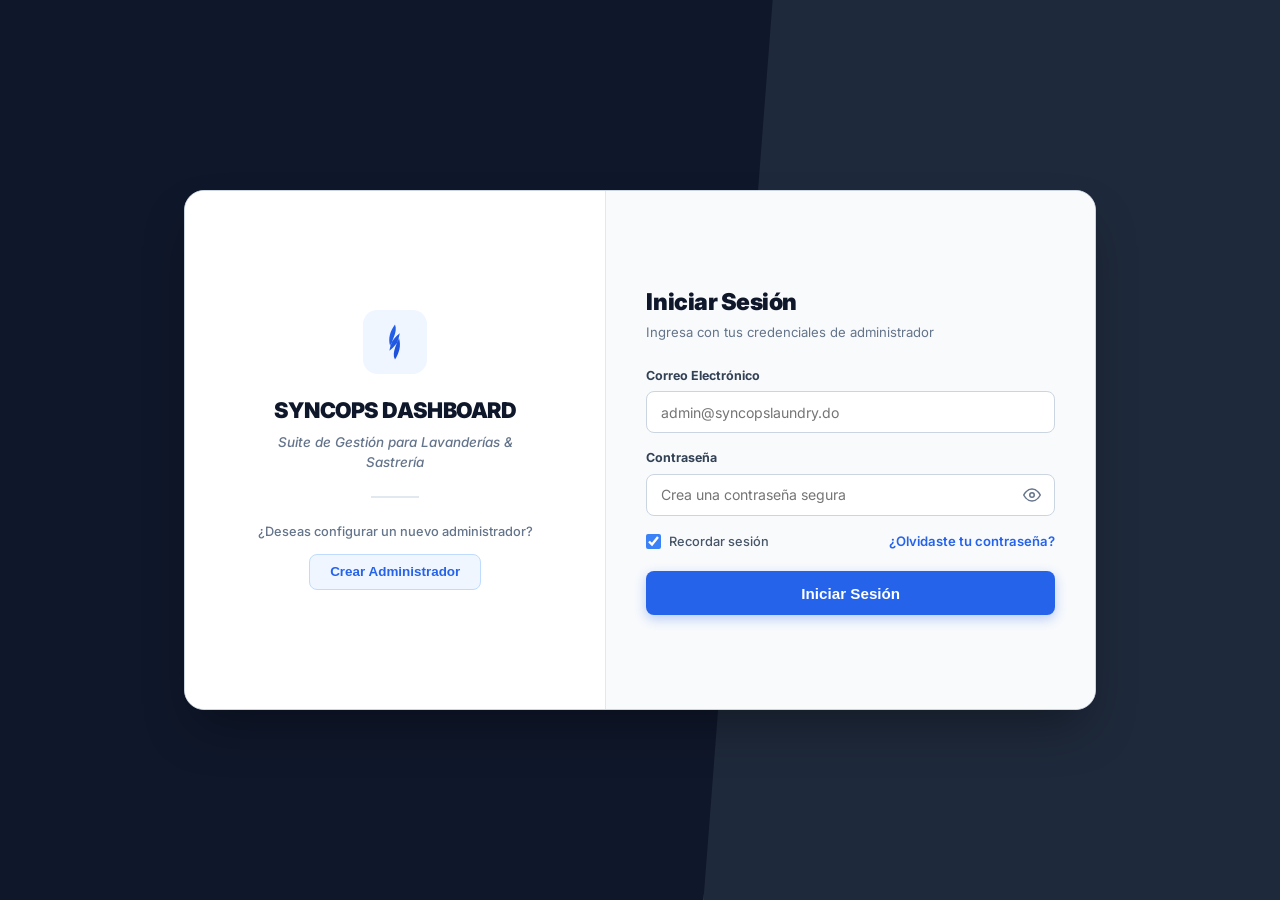
<file: SyncOps-Web-Client/login.html>
<!DOCTYPE html>
<html lang="es">
<head>
  <meta charset="UTF-8" />
  <meta name="viewport" content="width=device-width, initial-scale=1.0" />
  <title>Acceso Administrador — SyncOps Dashboard</title>
  
  <!-- Google Fonts: Inter + JetBrains Mono -->
  <link rel="preconnect" href="https://fonts.googleapis.com" />
  <link rel="preconnect" href="https://fonts.gstatic.com" crossorigin />
  <link href="https://fonts.googleapis.com/css2?family=Inter:wght@300;400;500;600;700;800;900&family=JetBrains+Mono:wght@500;700&display=swap" rel="stylesheet" />
  
  <link rel="stylesheet" href="styles.css" />
</head>
<body class="login-page-exact">

  <!-- Fondo Geométrico Split -->
  <div class="login-bg-split">
    <div class="split-white-side"></div>
    <div class="split-blue-side"></div>
  </div>

  <!-- Tarjeta Central -->
  <div class="exact-login-container">
    <div class="exact-login-card">
      
      <!-- ==============================================
           LADO IZQUIERDO: BRANDING SYNCOPS (BLANCO)
           ============================================== -->
      <div class="exact-brand-side">
        <!-- Logo Stylized Sync Flame -->
        <div class="exact-brand-logo">
          <svg width="64" height="64" viewBox="0 0 80 80" fill="none">
            <rect width="80" height="80" rx="18" fill="#EFF6FF" />
            <path d="M40 18C34 26 31 35 34 45C36 38 41 33 46 29C44 42 35 52 40 62C45 54 48 45 45 35C43 42 38 47 33 51C35 38 44 28 40 18Z" fill="url(#logoBlueGrad)" />
            <defs>
              <linearGradient id="logoBlueGrad" x1="20%" y1="0%" x2="80%" y2="100%">
                <stop offset="0%" stop-color="#2563EB" />
                <stop offset="100%" stop-color="#1D4ED8" />
              </linearGradient>
            </defs>
          </svg>
        </div>

        <h1 class="exact-brand-title">SYNCOPS DASHBOARD</h1>
        <p class="exact-brand-sub" id="brandSubText">Suite de Gestión para Lavanderías &amp; Sastrería</p>

        <div class="exact-brand-divider"></div>

        <p class="exact-no-account-text" id="toggleQuestionText">¿Ya tienes una cuenta de administrador?</p>
        
        <button type="button" class="exact-btn-create-account" onclick="toggleAuthMode()">
          <span id="btnCreateText">Iniciar Sesión</span>
        </button>
      </div>

      <!-- ==============================================
           LADO DERECHO: FORMULARIO REGISTRO / ACCESO
           ============================================== -->
      <div class="exact-form-side">
        <h2 class="exact-form-title" id="authHeaderTitle">Registro de Administrador</h2>
        <p class="exact-form-sub" id="authHeaderSub">Crea tu cuenta de administrador para iniciar el sistema limpio</p>

        <form id="exactLoginForm" onsubmit="handleAuthSubmit(event)">
          
          <!-- Campo: Nombre del Administrador -->
          <div class="exact-field-group" id="groupNameField">
            <label class="exact-field-label">Nombre Completo del Administrador</label>
            <input type="text" id="exactAuthName" class="exact-field-input" placeholder="Ej. Luis Bravo" required />
          </div>

          <!-- Campo: Nombre de la Tienda (Solo en registro) -->
          <div class="exact-field-group" id="groupStoreField">
            <label class="exact-field-label">Nombre de la Tienda / Negocio</label>
            <input type="text" id="exactStoreName" class="exact-field-input" placeholder="Ej. SyncOps Laundry & Suite" value="SyncOps Laundry &amp; Suite" />
          </div>

          <!-- Campo: Correo Electrónico -->
          <div class="exact-field-group">
            <label class="exact-field-label">Correo Electrónico</label>
            <input type="email" id="exactAuthEmail" class="exact-field-input" required placeholder="admin@syncopslaundry.do" />
          </div>

          <!-- Campo: Contraseña con Toggle Ojo -->
          <div class="exact-field-group">
            <label class="exact-field-label">Contraseña</label>
            <div class="password-input-container">
              <input type="password" id="exactAuthPassword" class="exact-field-input" required placeholder="Crea una contraseña segura" style="padding-right: 42px;" />
              <button type="button" class="btn-toggle-eye" onclick="togglePasswordVisibility()" title="Mostrar / Ocultar contraseña">
                <svg id="eyeIconOpen" width="18" height="18" viewBox="0 0 24 24" fill="none" stroke="#64748B" stroke-width="2" stroke-linecap="round" stroke-linejoin="round">
                  <path d="M1 12s4-8 11-8 11 8 11 8-4 8-11 8-11-8-11-8z"></path>
                  <circle cx="12" cy="12" r="3"></circle>
                </svg>
                <svg id="eyeIconClosed" width="18" height="18" viewBox="0 0 24 24" fill="none" stroke="#64748B" stroke-width="2" stroke-linecap="round" stroke-linejoin="round" style="display: none;">
                  <path d="M17.94 17.94A10.07 10.07 0 0 1 12 20c-7 0-11-8-11-8a18.45 18.45 0 0 1 5.06-5.94M9.9 4.24A9.12 9.12 0 0 1 12 4c7 0 11 8 11 8a18.5 18.5 0 0 1-2.16 3.19m-6.72-1.07a3 3 0 1 1-4.24-4.24"></path>
                  <line x1="1" y1="1" x2="23" y2="23"></line>
                </svg>
              </button>
            </div>
          </div>

          <div class="exact-options-row">
            <label class="exact-checkbox-label">
              <input type="checkbox" id="exactRemember" checked />
              <span>Recordar sesión</span>
            </label>
            <a href="#" id="forgotPasswordLink" onclick="openForgotPasswordModal(event)" style="font-size: .82rem; font-weight: 600; color: #2563EB; text-decoration: none;">¿Olvidaste tu contraseña?</a>
          </div>

          <!-- Botón Simple y Limpio -->
          <button type="submit" class="exact-btn-simple" id="exactBtnSubmit">
            <span>Registrarme como Administrador &amp; Acceder</span>
          </button>

        </form>
      </div>

    </div>
  </div>

  <!-- MODAL: OLVIDÉ MI CONTRASEÑA -->
  <div class="modal-overlay" id="forgotPasswordModal">
    <div class="modal-card">
      <div class="modal-header">
        <h3>Recuperar Contraseña</h3>
        <button class="btn-close" onclick="closeForgotPasswordModal()">✕</button>
      </div>
      <form onsubmit="handleForgotPasswordSubmit(event)" style="padding: 1.5rem;">
        <p class="card-subtitle" style="margin: 0 0 1rem;">Ingresa tu correo. Si tiene una cuenta registrada, se generará un enlace de recuperación válido por 30 minutos.</p>
        <div class="form-group">
          <label>Correo Electrónico *</label>
          <input type="email" id="forgotPasswordEmail" class="form-input" placeholder="admin@syncopslaundry.do" required />
        </div>
        <div class="modal-footer" style="padding: 1rem 0 0; background: transparent;">
          <button type="button" class="btn btn-outline" onclick="closeForgotPasswordModal()">Cancelar</button>
          <button type="submit" class="btn btn-primary" id="forgotPasswordSubmitBtn">Enviar Enlace</button>
        </div>
      </form>
    </div>
  </div>

  <div id="toastContainer" class="toast-container"></div>

  <script src="api.js"></script>
  <script src="app.js"></script>
  <script>
    // Modo por defecto: Iniciar Sesión. El registro solo funciona una vez
    // (el backend responde 409 si ya existe un administrador), así que ya
    // no hace falta -ni es seguro- decidir el modo leyendo localStorage.
    let isRegisterMode = false;

    document.addEventListener('DOMContentLoaded', () => {
      updateFormView();
    });

    function togglePasswordVisibility() {
      const pwdInput = document.getElementById('exactAuthPassword');
      const eyeOpen = document.getElementById('eyeIconOpen');
      const eyeClosed = document.getElementById('eyeIconClosed');

      if (pwdInput.type === 'password') {
        pwdInput.type = 'text';
        eyeOpen.style.display = 'none';
        eyeClosed.style.display = 'block';
      } else {
        pwdInput.type = 'password';
        eyeOpen.style.display = 'block';
        eyeClosed.style.display = 'none';
      }
    }

    function toggleAuthMode() {
      isRegisterMode = !isRegisterMode;
      updateFormView();
    }

    function updateFormView() {
      const nameGroup = document.getElementById('groupNameField');
      const storeGroup = document.getElementById('groupStoreField');
      const headerTitle = document.getElementById('authHeaderTitle');
      const headerSub = document.getElementById('authHeaderSub');
      const submitBtnSpan = document.getElementById('exactBtnSubmit').querySelector('span');
      const toggleQ = document.getElementById('toggleQuestionText');
      const btnCreateText = document.getElementById('btnCreateText');

      if (isRegisterMode) {
        nameGroup.style.display = 'block';
        storeGroup.style.display = 'block';
        document.getElementById('exactAuthName').required = true;
        headerTitle.innerText = 'Registro de Administrador';
        headerSub.innerText = 'Crea tu cuenta de administrador para iniciar el sistema limpio';
        submitBtnSpan.innerText = 'Registrarme como Administrador & Acceder';
        toggleQ.innerText = '¿Ya tienes una cuenta de administrador?';
        btnCreateText.innerText = 'Iniciar Sesión';
        document.getElementById('forgotPasswordLink').style.display = 'none';
      } else {
        nameGroup.style.display = 'none';
        storeGroup.style.display = 'none';
        document.getElementById('exactAuthName').required = false;
        headerTitle.innerText = 'Iniciar Sesión';
        headerSub.innerText = 'Ingresa con tus credenciales de administrador';
        submitBtnSpan.innerText = 'Iniciar Sesión';
        toggleQ.innerText = '¿Deseas configurar un nuevo administrador?';
        document.getElementById('forgotPasswordLink').style.display = 'inline';
        btnCreateText.innerText = 'Crear Administrador';
      }
    }

    async function handleAuthSubmit(e) {
      e.preventDefault();
      const email = document.getElementById('exactAuthEmail').value.trim();
      const password = document.getElementById('exactAuthPassword').value.trim();
      const submitBtn = document.getElementById('exactBtnSubmit');

      if (!email || !password) {
        showToast('Completa todos los campos obligatorios.', 'error');
        return;
      }

      submitBtn.disabled = true;

      try {
        if (isRegisterMode) {
          const name = document.getElementById('exactAuthName').value.trim();
          const store = document.getElementById('exactStoreName').value.trim() || 'SyncOps Laundry & Suite';

          if (!name) {
            showToast('Ingresa tu nombre completo de administrador.', 'error');
            return;
          }

          const resp = await api.register(name, email, password, store);
          setAccessToken(resp.accessToken);
          showToast(`¡Administrador ${resp.nombreCompleto} registrado con éxito!`, 'success');
          setTimeout(() => { window.location.href = 'index.html'; }, 350);

        } else {
          const resp = await api.login(email, password);
          setAccessToken(resp.accessToken);
          showToast(`Bienvenido de nuevo, ${resp.nombreCompleto}`, 'success');
          setTimeout(() => { window.location.href = 'index.html'; }, 300);
        }
      } catch (err) {
        // Si intentaba registrar y ya existe un admin, lo mandamos a login
        // en vez de dejarlo insistiendo contra un endpoint bloqueado.
        if (isRegisterMode && /administrador registrado/i.test(err.message)) {
          isRegisterMode = false;
          updateFormView();
        }
        showToast(err.message || 'No se pudo completar la operación.', 'error');
      } finally {
        submitBtn.disabled = false;
      }
    }

    function openForgotPasswordModal(e) {
      e.preventDefault();
      document.getElementById('forgotPasswordEmail').value = document.getElementById('exactAuthEmail').value.trim();
      document.getElementById('forgotPasswordModal').classList.add('active');
    }

    function closeForgotPasswordModal() {
      document.getElementById('forgotPasswordModal').classList.remove('active');
    }

    async function handleForgotPasswordSubmit(e) {
      e.preventDefault();
      const email = document.getElementById('forgotPasswordEmail').value.trim();
      const btn = document.getElementById('forgotPasswordSubmitBtn');
      btn.disabled = true;

      try {
        const resp = await api.forgotPassword(email);
        // El backend siempre responde con el mismo mensaje genérico, exista
        // o no la cuenta — así el propio mensaje no delata cuentas.
        showToast(resp.message, 'success');
        closeForgotPasswordModal();
      } catch (err) {
        showToast(err.message || 'No se pudo procesar la solicitud.', 'error');
      } finally {
        btn.disabled = false;
      }
    }
  </script>
</body>
</html>
</file>
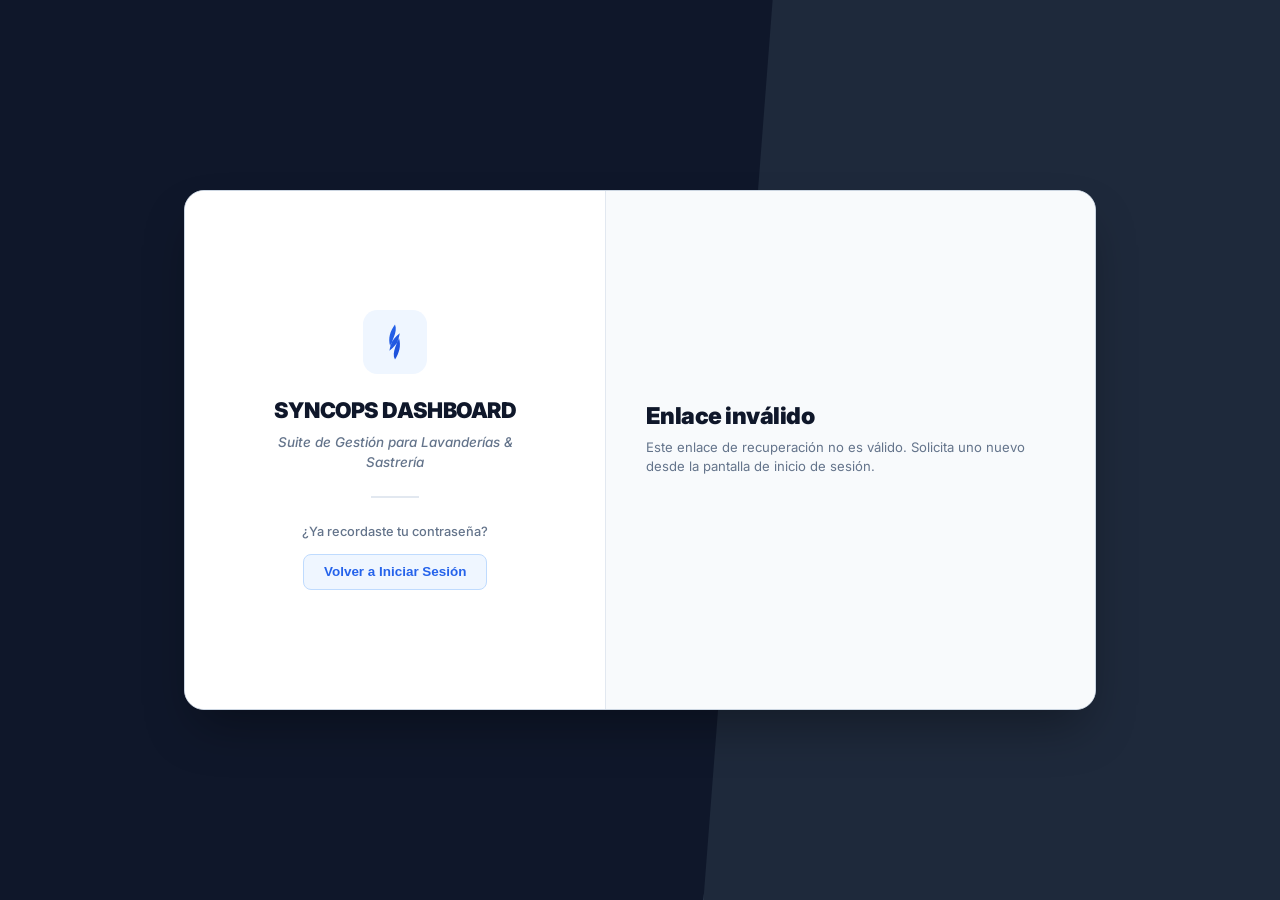
<file: SyncOps-Web-Client/reset-password.html>
<!DOCTYPE html>
<html lang="es">
<head>
  <meta charset="UTF-8" />
  <meta name="viewport" content="width=device-width, initial-scale=1.0" />
  <title>Restablecer Contraseña — SyncOps Dashboard</title>

  <link rel="preconnect" href="https://fonts.googleapis.com" />
  <link rel="preconnect" href="https://fonts.gstatic.com" crossorigin />
  <link href="https://fonts.googleapis.com/css2?family=Inter:wght@300;400;500;600;700;800;900&family=JetBrains+Mono:wght@500;700&display=swap" rel="stylesheet" />

  <link rel="stylesheet" href="styles.css" />
</head>
<body class="login-page-exact">

  <div class="login-bg-split">
    <div class="split-white-side"></div>
    <div class="split-blue-side"></div>
  </div>

  <div class="exact-login-container">
    <div class="exact-login-card">

      <div class="exact-brand-side">
        <div class="exact-brand-logo">
          <svg width="64" height="64" viewBox="0 0 80 80" fill="none">
            <rect width="80" height="80" rx="18" fill="#EFF6FF" />
            <path d="M40 18C34 26 31 35 34 45C36 38 41 33 46 29C44 42 35 52 40 62C45 54 48 45 45 35C43 42 38 47 33 51C35 38 44 28 40 18Z" fill="url(#logoBlueGrad)" />
            <defs>
              <linearGradient id="logoBlueGrad" x1="20%" y1="0%" x2="80%" y2="100%">
                <stop offset="0%" stop-color="#2563EB" />
                <stop offset="100%" stop-color="#1D4ED8" />
              </linearGradient>
            </defs>
          </svg>
        </div>

        <h1 class="exact-brand-title">SYNCOPS DASHBOARD</h1>
        <p class="exact-brand-sub">Suite de Gestión para Lavanderías &amp; Sastrería</p>

        <div class="exact-brand-divider"></div>

        <p class="exact-no-account-text">¿Ya recordaste tu contraseña?</p>

        <button type="button" class="exact-btn-create-account" onclick="window.location.href='login.html'">
          <span>Volver a Iniciar Sesión</span>
        </button>
      </div>

      <div class="exact-form-side">
        <h2 class="exact-form-title" id="resetHeaderTitle">Restablecer Contraseña</h2>
        <p class="exact-form-sub" id="resetHeaderSub">Elige una nueva contraseña para tu cuenta</p>

        <form id="resetPasswordForm" onsubmit="handleResetPasswordSubmit(event)">

          <div class="exact-field-group">
            <label class="exact-field-label">Nueva Contraseña</label>
            <div class="password-input-container">
              <input type="password" id="resetNewPassword" class="exact-field-input" required minlength="8" placeholder="Mínimo 8 caracteres" style="padding-right: 42px;" />
              <button type="button" class="btn-toggle-eye" onclick="togglePasswordVisibility('resetNewPassword')" title="Mostrar / Ocultar contraseña">
                <svg width="18" height="18" viewBox="0 0 24 24" fill="none" stroke="#64748B" stroke-width="2" stroke-linecap="round" stroke-linejoin="round">
                  <path d="M1 12s4-8 11-8 11 8 11 8-4 8-11 8-11-8-11-8z"></path>
                  <circle cx="12" cy="12" r="3"></circle>
                </svg>
              </button>
            </div>
          </div>

          <div class="exact-field-group">
            <label class="exact-field-label">Confirmar Nueva Contraseña</label>
            <input type="password" id="resetConfirmPassword" class="exact-field-input" required minlength="8" placeholder="Repite la contraseña" />
          </div>

          <button type="submit" class="exact-btn-simple" id="resetSubmitBtn">
            <span>Guardar Nueva Contraseña</span>
          </button>

        </form>
      </div>

    </div>
  </div>

  <div id="toastContainer" class="toast-container"></div>

  <script src="api.js"></script>
  <script src="app.js"></script>
  <script>
    const parametros = new URLSearchParams(window.location.search);
    const resetEmail = parametros.get('email');
    const resetToken = parametros.get('token');

    document.addEventListener('DOMContentLoaded', () => {
      if (!resetEmail || !resetToken) {
        document.getElementById('resetHeaderTitle').innerText = 'Enlace inválido';
        document.getElementById('resetHeaderSub').innerText = 'Este enlace de recuperación no es válido. Solicita uno nuevo desde la pantalla de inicio de sesión.';
        document.getElementById('resetPasswordForm').style.display = 'none';
      }
    });

    function togglePasswordVisibility(inputId) {
      const input = document.getElementById(inputId);
      input.type = input.type === 'password' ? 'text' : 'password';
    }

    async function handleResetPasswordSubmit(e) {
      e.preventDefault();
      const nueva = document.getElementById('resetNewPassword').value;
      const confirmar = document.getElementById('resetConfirmPassword').value;
      const btn = document.getElementById('resetSubmitBtn');

      if (nueva !== confirmar) {
        showToast('Las contraseñas no coinciden.', 'error');
        return;
      }

      btn.disabled = true;
      try {
        const resp = await api.resetPassword(resetEmail, resetToken, nueva);
        showToast(resp.message, 'success');
        setTimeout(() => { window.location.href = 'login.html'; }, 800);
      } catch (err) {
        showToast(err.message || 'No se pudo restablecer la contraseña.', 'error');
      } finally {
        btn.disabled = false;
      }
    }
  </script>
</body>
</html>
</file>
<file: SyncOps-Web-Client/styles.css>
/* =====================================================================
   SyncOps — Ultra Modern Design System (Exact Match)
   ===================================================================== */
*, *::before, *::after { box-sizing: border-box; margin: 0; padding: 0; }

:root {
  /* Paleta Corporativa Exacta */
  --bg-base:          #F8FAFC;
  --bg-surface:       #FFFFFF;
  --bg-hover:         #F1F5F9;
  --border:           #E2E8F0;
  --border-subtle:    #F1F5F9;
  --border-focus:     #6366F1;

  --primary:          #4F46E5;
  --primary-hover:    #4338CA;
  --primary-light:    #EEF2FF;
  --primary-border:   #C7D2FE;

  --blue-vibrant:     #2563EB;
  --blue-subtle:      #EFF6FF;
  --blue-border:      #DBEAFE;

  --accent-cyan:      #0284C7;
  --accent-cyan-bg:   #F0F9FF;
  --accent-green:     #059669;
  --accent-green-bg:  #ECFDF5;
  --accent-amber:     #D97706;
  --accent-amber-bg:  #FFFBEB;
  --accent-rose:      #E11D48;
  --accent-rose-bg:   #FFF1F2;

  --text-main:        #0F172A;
  --text-body:        #334155;
  --text-muted:       #64748B;
  --text-dim:         #94A3B8;

  --r-sm: 6px;  --r-md: 10px;  --r-lg: 14px;  --r-xl: 18px;
  
  --shadow-sm:    0 1px 2px 0 rgba(0, 0, 0, 0.05);
  --shadow-card:  0 1px 3px 0 rgba(15, 23, 42, 0.05), 0 1px 2px -1px rgba(15, 23, 42, 0.03);
  --shadow-hover: 0 10px 25px -5px rgba(79, 70, 229, 0.06), 0 8px 10px -6px rgba(15, 23, 42, 0.04);
  --shadow-btn:   0 4px 14px rgba(79, 70, 229, 0.35);

  --sidebar-w: 240px;
  --topbar-h:  64px;
  --ease: .2s cubic-bezier(.4, 0, .2, 1);
}

body {
  font-family: 'Inter', system-ui, -apple-system, sans-serif;
  background: var(--bg-base);
  color: var(--text-body);
  line-height: 1.5;
  min-height: 100vh;
  -webkit-font-smoothing: antialiased;
}

.font-mono { font-family: 'JetBrains Mono', monospace; }
.font-bold { font-weight: 700; }
.font-lg { font-size: 1.15rem; }
.text-rose { color: #E11D48; }
.text-amber { color: #D97706; }
.text-blue { color: #4F46E5; }
.text-green { color: #059669; }

/* ================================================================
   SIDEBAR (EXACT MATCH SCREENSHOT)
   ================================================================ */
.sidebar {
  width: var(--sidebar-w);
  background: var(--bg-surface);
  border-right: 1px solid var(--border);
  display: flex; flex-direction: column;
  position: fixed; top: 0; bottom: 0; left: 0;
  z-index: 100;
  transition: width 0.22s cubic-bezier(.4, 0, .2, 1);
}

/* ================================================================
   SIDEBAR COLLAPSED STATE (TOGGLED VIA TOPBAR HAMBURGER BUTTON)
   ================================================================ */
body.sidebar-collapsed .sidebar {
  width: 70px;
}
body.sidebar-collapsed .main-layout {
  margin-left: 70px;
}

body.sidebar-collapsed .sidebar-brand {
  justify-content: center;
  padding: 1.25rem 0.5rem 1rem;
}
body.sidebar-collapsed .brand-name,
body.sidebar-collapsed .brand-badge {
  display: none !important;
}

body.sidebar-collapsed .nav-section-label {
  display: none !important;
}

body.sidebar-collapsed .nav-item {
  justify-content: center;
  padding: 0.65rem 0.5rem;
  position: relative;
}
body.sidebar-collapsed .nav-item span {
  display: none !important;
}
body.sidebar-collapsed .nav-item .nav-badge-pill {
  display: none !important;
}
body.sidebar-collapsed .nav-item .nav-icon {
  width: 19px;
  height: 19px;
  margin: 0;
}

body.sidebar-collapsed .sidebar-user-card {
  padding: 0.75rem 0.5rem;
}
body.sidebar-collapsed .sidebar-user-profile {
  justify-content: center;
  margin-bottom: 0;
}
body.sidebar-collapsed .sidebar-user-profile .user-meta {
  display: none !important;
}
body.sidebar-collapsed .sidebar-user-links span {
  display: none !important;
}
body.sidebar-collapsed .sidebar-user-action-btn {
  justify-content: center;
  padding: 0.45rem 0;
}

body.sidebar-collapsed .btn-sidebar-toggle {
  background: var(--primary-light);
  color: var(--primary);
  border-color: var(--primary-border);
}

.sidebar-brand {
  display: flex; align-items: center; gap: .75rem;
  padding: 1.25rem 1.25rem 1rem;
  border-bottom: 1px solid var(--border);
}
.brand-icon {
  width: 36px; height: 36px; border-radius: var(--r-md);
  background: #EFF6FF; border: 1px solid #DBEAFE;
  display: flex; align-items: center; justify-content: center;
  box-shadow: 0 2px 6px rgba(37, 99, 235, 0.12);
}
.brand-name {
  font-size: 1.15rem; font-weight: 900; color: #0F3A8A; letter-spacing: -.03em;
}
.brand-badge {
  margin-left: auto;
  font-size: .62rem; font-weight: 800; letter-spacing: .08em;
  background: var(--primary-light); color: var(--primary);
  padding: 3px 8px; border-radius: 99px;
  border: 1px solid var(--primary-border);
}

.sidebar-nav {
  flex: 1; overflow-y: auto; padding: 1rem .75rem;
}
.nav-section-label {
  font-size: .65rem; font-weight: 800; letter-spacing: .08em;
  text-transform: uppercase; color: var(--text-dim);
  padding: 0 .5rem; margin-bottom: .5rem; margin-top: 1.25rem;
  display: flex; align-items: center; justify-content: space-between;
}
.nav-section-label:first-child { margin-top: 0; }

.nav-item {
  display: flex; align-items: center; gap: .65rem;
  padding: .55rem .75rem;
  border-radius: var(--r-md);
  font-size: .84rem; font-weight: 500;
  color: var(--text-muted);
  background: transparent; border: none;
  cursor: pointer; transition: all var(--ease);
  margin-bottom: 2px; width: 100%; text-align: left;
}
.nav-item:hover {
  background: var(--bg-hover); color: var(--text-main);
}
.nav-item.active {
  background: var(--primary-light);
  color: var(--primary);
  font-weight: 700;
}
.nav-icon {
  width: 17px; height: 17px; stroke: currentColor; fill: none; stroke-width: 1.8;
  flex-shrink: 0;
}
.nav-badge-pill {
  margin-left: auto;
  font-size: .68rem; font-weight: 700;
  background: var(--bg-hover); color: var(--text-muted);
  padding: 2px 7px; border-radius: 99px;
}
.badge-live {
  font-size: .62rem; font-weight: 800;
  background: #ECFDF5; color: #059669;
  border: 1px solid #A7F3D0; padding: 2px 6px; border-radius: 99px;
}

/* Footer de Usuario Estilo Fortexa ERP */
.sidebar-user-card {
  padding: 1rem .85rem;
  border-top: 1px solid var(--border);
  background: #0B132B;
  color: #FFFFFF;
}
.sidebar-user-profile {
  display: flex; align-items: center; gap: .75rem;
  margin-bottom: .85rem;
}
.user-avatar-circle {
  width: 38px; height: 38px; border-radius: 50%;
  background: #1D4ED8; color: #FFFFFF;
  font-weight: 900; font-size: 1rem;
  display: flex; align-items: center; justify-content: center;
  flex-shrink: 0;
  box-shadow: 0 2px 8px rgba(29, 78, 216, 0.4);
}
.user-meta { display: flex; flex-direction: column; flex: 1; overflow: hidden; }
.user-meta strong {
  font-size: .84rem; font-weight: 800; color: #FFFFFF;
  white-space: nowrap; overflow: hidden; text-overflow: ellipsis;
  line-height: 1.2;
}
.user-role-text {
  font-size: .67rem;
  font-weight: 700;
  color: #FBBF24;
  letter-spacing: 0.03em;
  text-transform: uppercase;
  margin-top: 2px;
  line-height: 1.2;
}
.user-role-text.role-admin { color: #FBBF24; }
.user-role-text.role-cajero { color: #60A5FA; }
.user-role-text.role-empleado { color: #34D399; }
.user-meta .user-email-text {
  font-size: .7rem; color: #94A3B8;
  white-space: nowrap; overflow: hidden; text-overflow: ellipsis;
  margin-top: 1px;
}

.sidebar-user-links {
  display: flex; flex-direction: column; gap: 4px;
  border-top: 1px solid rgba(255,255,255,0.08);
  padding-top: .65rem;
}
.sidebar-user-action-btn {
  display: flex; align-items: center; gap: .65rem;
  background: transparent; border: none;
  color: #93C5FD; font-size: .8rem; font-weight: 600;
  padding: .4rem .5rem; border-radius: var(--r-sm);
  cursor: pointer; transition: all var(--ease);
  width: 100%; text-align: left;
}
.sidebar-user-action-btn:hover {
  background: rgba(255,255,255,0.06);
  color: #FFFFFF;
}
.sidebar-user-action-btn svg { color: #60A5FA; }
.sidebar-user-action-btn.btn-logout-action:hover {
  color: #F87171;
  background: rgba(239, 68, 68, 0.1);
}
.sidebar-user-action-btn.btn-logout-action:hover svg { color: #F87171; }


/* ================================================================
   TOPBAR (FORTEXA ERP EXACT MATCH)
   ================================================================ */
.main-layout {
  margin-left: var(--sidebar-w);
  flex: 1; display: flex; flex-direction: column;
  min-height: 100vh;
  transition: margin-left 0.22s cubic-bezier(.4, 0, .2, 1);
}

.topbar {
  height: var(--topbar-h);
  background: var(--bg-surface);
  border-bottom: 1px solid var(--border);
  display: flex; align-items: center; justify-content: space-between;
  padding: 0 1.5rem;
  position: sticky; top: 0;
  z-index: 90;
}

.topbar-left { display: flex; align-items: center; gap: 1rem; }
.btn-sidebar-toggle {
  background: transparent; border: 1px solid var(--border); border-radius: var(--r-md);
  width: 34px; height: 34px; display: flex; align-items: center; justify-content: center;
  color: var(--text-muted); cursor: pointer; transition: all var(--ease);
}
.btn-sidebar-toggle:hover { background: var(--bg-hover); color: var(--text-main); }

.breadcrumbs { display: flex; align-items: center; gap: .5rem; font-size: .82rem; color: var(--text-muted); }
.breadcrumbs a { color: var(--text-muted); text-decoration: none; display: flex; align-items: center; gap: 4px; }
.breadcrumbs a:hover { color: #2563EB; }
.breadcrumbs-sep { color: var(--text-dim); font-size: .75rem; }
.breadcrumbs-current { color: #0F172A; font-weight: 700; }

.topbar-right { display: flex; align-items: center; gap: .75rem; }

/* Selector de Empresa Fortexa */
.org-selector-pill {
  display: flex; align-items: center; gap: .5rem;
  padding: .35rem .75rem; background: #FAF5FF;
  border: 1px solid #E9D5FF; border-radius: 99px;
  color: #7E22CE; font-size: .8rem; font-weight: 700; cursor: pointer;
}
.org-selector-pill svg { color: #9333EA; }

.status-counter-pill {
  display: flex; align-items: center; gap: .4rem;
  padding: .35rem .65rem; background: #F0FDF4;
  border: 1px solid #DCFCE7; border-radius: 99px;
  color: #15803D; font-size: .78rem; font-weight: 800; font-family: 'JetBrains Mono', monospace;
}

.topbar-search-box { position: relative; }
.topbar-search-input {
  width: 240px; height: 36px; padding: 0 .75rem 0 2.2rem;
  border-radius: 99px; border: 1px solid var(--border);
  background: #F8FAFC; font-size: .8rem; color: var(--text-main);
  outline: none; transition: all var(--ease);
}
.topbar-search-input:focus {
  width: 280px; background: #FFFFFF; border-color: #2563EB;
  box-shadow: 0 0 0 3px rgba(37, 99, 235, 0.12);
}
.search-icon-fixed {
  position: absolute; left: 10px; top: 50%; transform: translateY(-50%);
  color: var(--text-dim); pointer-events: none;
}
.search-shortcut-badge {
  position: absolute; right: 10px; top: 50%; transform: translateY(-50%);
  font-size: .65rem; font-weight: 800; color: var(--text-dim);
  background: var(--bg-surface); border: 1px solid var(--border);
  padding: 1px 5px; border-radius: 4px; font-family: 'JetBrains Mono', monospace;
}

.search-dropdown-menu {
  position: absolute; top: 44px; left: 0; width: 320px;
  background: #FFFFFF; border: 1px solid var(--border);
  border-radius: var(--r-md); box-shadow: 0 10px 25px -5px rgba(0,0,0,0.15);
  max-height: 280px; overflow-y: auto; z-index: 1000;
  padding: .5rem;
}
.search-result-item {
  padding: .5rem .75rem; border-radius: var(--r-sm);
  cursor: pointer; display: flex; flex-direction: column;
  transition: all var(--ease);
}
.search-result-item:hover {
  background: var(--primary-light);
}
.search-result-title {
  font-size: .82rem; font-weight: 700; color: var(--text-main);
}
.search-result-desc {
  font-size: .72rem; color: var(--text-muted);
}

.topbar-action-btn {
  width: 36px; height: 36px; border-radius: var(--r-md);
  border: 1px solid var(--border); background: transparent;
  display: flex; align-items: center; justify-content: center;
  color: var(--text-muted); cursor: pointer; transition: all var(--ease); position: relative;
}
.topbar-action-btn:hover { background: var(--bg-hover); color: var(--text-main); }
.badge-count-red {
  position: absolute; top: -3px; right: -3px;
  background: #EF4444; color: #FFFFFF; font-size: .62rem; font-weight: 900;
  padding: 1px 4px; border-radius: 99px; border: 2px solid #FFFFFF;
}

.topbar-avatar {
  width: 36px; height: 36px; border-radius: 50%;
  background: #1E40AF; color: #FFFFFF;
  font-weight: 800; font-size: .78rem;
  display: flex; align-items: center; justify-content: center;
  cursor: pointer;
}

/* ================================================================
   PAGE BODY & FORTEXA ERP DESIGN SYSTEM
   ================================================================ */
.content-wrapper {
  padding: 1.75rem 2rem 3rem; flex: 1;
}

.content-section {
  display: none !important;
}

.content-section.active {
  display: block !important;
}

/* Header de Página Fortexa */
.fortexa-page-header {
  display: flex; justify-content: space-between; align-items: flex-end;
  margin-bottom: 1.25rem;
}
.fortexa-title-box { display: flex; align-items: center; gap: .75rem; margin-bottom: 2px; }
.fortexa-title-row { display: flex; align-items: center; gap: .75rem; margin-bottom: 2px; }
.fortexa-subtitle { font-size: .82rem; color: #64748B; margin: 0; }

.btn-fortexa-back {
  display: inline-flex;
  align-items: center;
  gap: 6px;
  background: transparent;
  border: none;
  color: #64748B;
  font-size: 0.8rem;
  font-weight: 700;
  cursor: pointer;
  padding: 3px 0;
  margin-bottom: 0.35rem;
  transition: all var(--ease);
}
.btn-fortexa-back:hover {
  color: #1D4ED8;
  transform: translateX(-3px);
}
.btn-fortexa-back svg {
  color: #64748B;
  transition: color var(--ease);
}
.btn-fortexa-back:hover svg {
  color: #1D4ED8;
}

.btn-back-link {
  display: inline-flex; align-items: center; gap: 4px;
  font-size: .8rem; font-weight: 700; color: var(--text-muted);
  background: transparent; border: none; cursor: pointer; margin-bottom: .35rem;
}
.btn-back-link:hover { color: #2563EB; }

.fortexa-title { font-size: 1.45rem; font-weight: 900; color: #0F172A; letter-spacing: -.02em; margin: 0; }
.fortexa-sub { font-size: .84rem; color: var(--text-muted); margin: 0; }

/* ================================================================
   SUB-NAVEGACIÓN DE MINI-SECCIONES Y FLUJO DE PROCESO (FORTEXA ERP)
   ================================================================ */
.fortexa-subnav-bar {
  display: flex;
  align-items: center;
  gap: 0.5rem;
  border-bottom: 1px solid #E2E8F0;
  margin-bottom: 1.5rem;
  padding-bottom: 0;
  overflow-x: auto;
}

.fortexa-subnav-btn {
  display: inline-flex;
  align-items: center;
  gap: 0.5rem;
  padding: 0.65rem 1.15rem;
  background: transparent;
  border: none;
  border-bottom: 2px solid transparent;
  color: #64748B;
  font-size: 0.84rem;
  font-weight: 700;
  cursor: pointer;
  white-space: nowrap;
  transition: all var(--ease);
  margin-bottom: -1px;
}

.fortexa-subnav-btn:hover {
  color: #0F172A;
  border-bottom-color: #CBD5E1;
}

.fortexa-subnav-btn.active {
  color: #1D4ED8;
  border-bottom-color: #1D4ED8;
  font-weight: 800;
}

.fortexa-subnav-badge {
  font-size: 0.68rem;
  font-weight: 800;
  padding: 2px 6px;
  border-radius: 99px;
  background: #F1F5F9;
  color: #64748B;
}
.fortexa-subnav-btn.active .fortexa-subnav-badge {
  background: #EFF6FF;
  color: #1D4ED8;
}

.badge-live-pill {
  display: inline-flex; align-items: center; gap: 4px;
  padding: 2px 8px; border-radius: 99px; font-size: .68rem; font-weight: 800;
  background: #EFF6FF; color: #2563EB; border: 1px solid #DBEAFE; letter-spacing: .04em;
}

.fortexa-actions-group { display: flex; align-items: center; gap: .6rem; }
.btn-fortexa-outline {
  display: inline-flex; align-items: center; gap: .4rem;
  padding: .5rem .85rem; border-radius: var(--r-md);
  background: #FFFFFF; border: 1px solid #CBD5E1;
  color: #334155; font-size: .82rem; font-weight: 700;
  cursor: pointer; transition: all var(--ease);
}
.btn-fortexa-outline:hover {
  background: #F8FAFC; border-color: #94A3B8; color: #0F172A;
}
.btn-fortexa-primary {
  display: inline-flex; align-items: center; gap: .5rem;
  padding: .52rem 1.15rem; border-radius: var(--r-md);
  background: #1E293B; border: 1px solid #0F172A;
  color: #FFFFFF; font-size: .84rem; font-weight: 800;
  cursor: pointer; transition: all var(--ease);
  box-shadow: 0 2px 6px rgba(15, 23, 42, 0.15);
}
.btn-fortexa-primary:hover {
  background: #0F172A; transform: translateY(-1px);
  box-shadow: 0 4px 12px rgba(15, 23, 42, 0.25);
}

/* Fila de 5 Tarjetas KPI Fortexa ERP */
.fortexa-kpi-row {
  display: grid; grid-template-columns: repeat(5, 1fr); gap: 1rem;
  margin-bottom: 1.5rem;
}
.fortexa-kpi-card {
  background: #FFFFFF; border: 1px solid #E2E8F0; border-radius: var(--r-lg);
  padding: 1rem 1.15rem; display: flex; align-items: center; gap: .85rem;
  box-shadow: 0 1px 3px rgba(0,0,0,0.03); transition: all var(--ease);
}
.fortexa-kpi-card:hover {
  transform: translateY(-2px);
  box-shadow: 0 8px 16px rgba(15, 23, 42, 0.05);
  border-color: #CBD5E1;
}
.fortexa-kpi-icon {
  width: 42px; height: 42px; border-radius: var(--r-md);
  display: flex; align-items: center; justify-content: center; flex-shrink: 0;
}
.kpi-bg-blue { background: #EFF6FF; color: #2563EB; border: 1px solid #DBEAFE; }
.kpi-bg-green { background: #ECFDF5; color: #059669; border: 1px solid #A7F3D0; }
.kpi-bg-purple { background: #FAF5FF; color: #9333EA; border: 1px solid #E9D5FF; }
.kpi-bg-amber { background: #FFFBEB; color: #D97706; border: 1px solid #FDE68A; }
.kpi-bg-slate { background: #F1F5F9; color: #475569; border: 1px solid #E2E8F0; }

/* Insignia de ícono pequeña para usar junto a texto en línea (checkboxes,
   filas de totales) — mismo lenguaje visual que .fortexa-kpi-icon, solo
   más chica. Reemplaza los emojis sueltos por íconos SVG consistentes. */
.inline-icon-badge {
  width: 22px; height: 22px; border-radius: 6px;
  display: inline-flex; align-items: center; justify-content: center;
  flex-shrink: 0;
}
.inline-icon-badge.rose    { background: #FFF1F2; color: #E11D48; }
.inline-icon-badge.blue    { background: #EFF6FF; color: #2563EB; }
.inline-icon-badge.emerald { background: #ECFDF5; color: #059669; }

.fortexa-kpi-info { flex: 1; min-width: 0; }
.fortexa-kpi-number {
  font-size: 1.15rem; font-weight: 900; color: #0F172A;
  line-height: 1.2; font-family: 'Inter', system-ui, sans-serif;
}
.fortexa-kpi-number.font-mono { font-family: 'JetBrains Mono', monospace; font-size: 1.05rem; }
.fortexa-kpi-label {
  font-size: .74rem; font-weight: 600; color: var(--text-muted);
  margin-top: 2px; white-space: nowrap; overflow: hidden; text-overflow: ellipsis;
}

/* Card de Búsqueda y Filtrado Fortexa ERP */
.fortexa-filter-card {
  background: #FFFFFF; border: 1px solid #E2E8F0; border-radius: var(--r-lg);
  padding: 1.15rem; margin-bottom: 1.25rem;
  box-shadow: 0 1px 3px rgba(0,0,0,0.02);
}
.fortexa-filter-title {
  font-size: .84rem; font-weight: 800; color: #0F172A; margin-bottom: .65rem;
}
.fortexa-filter-row { display: flex; align-items: center; gap: .75rem; }
.fortexa-filter-input-box { position: relative; flex: 1; }
.fortexa-filter-input {
  width: 100%; height: 40px; padding: 0 1rem 0 2.4rem;
  border-radius: var(--r-md); border: 1px solid #CBD5E1;
  background: #FFFFFF; font-size: .85rem; color: #0F172A; outline: none;
  transition: all var(--ease);
}
.fortexa-filter-input:focus {
  border-color: #2563EB; box-shadow: 0 0 0 3px rgba(37, 99, 235, 0.12);
}
.fortexa-filter-icon {
  position: absolute; left: 12px; top: 50%; transform: translateY(-50%);
  color: #94A3B8; pointer-events: none;
}

/* ================================================================
   GRÁFICOS & ANALÍTICA FORTEXA ERP (VENTAS MENSUALES & CATEGORÍAS)
   ================================================================ */
.fortexa-analytics-card {
  background: #FFFFFF; border: 1px solid #E2E8F0; border-radius: var(--r-xl);
  padding: 1.25rem 1.5rem; margin-bottom: 1.25rem;
  box-shadow: 0 1px 3px rgba(0,0,0,0.02);
}
.fortexa-chart-header {
  display: flex; justify-content: space-between; align-items: flex-start;
  margin-bottom: 1.25rem;
}
.fortexa-chart-title {
  font-size: 1.05rem; font-weight: 800; color: #0F172A; margin: 0;
  display: flex; align-items: center; gap: .5rem;
}
.fortexa-chart-sub {
  font-size: .78rem; color: #64748B; margin-top: 2px;
}

.fortexa-period-tabs {
  display: inline-flex; gap: 2px; background: #F1F5F9;
  padding: 3px; border-radius: 8px; border: 1px solid #E2E8F0;
}
.fortexa-period-tab {
  padding: 4px 10px; border-radius: 6px; font-size: .74rem; font-weight: 700;
  background: transparent; border: none; color: #64748B; cursor: pointer;
  transition: all var(--ease);
}
.fortexa-period-tab:hover { color: #0F172A; }
.fortexa-period-tab.active {
  background: #1D4ED8; color: #FFFFFF;
  box-shadow: 0 1px 4px rgba(29, 78, 216, 0.25);
}

.fortexa-bar-chart-wrapper {
  height: 220px; width: 100%; position: relative;
}

/* Donut Chart Layout */
.fortexa-donut-layout {
  display: grid; grid-template-columns: 240px 1fr; gap: 2.5rem;
  align-items: center; padding: .5rem 1rem;
}
.fortexa-donut-svg-box {
  display: flex; align-items: center; justify-content: center;
  position: relative;
}
.fortexa-category-list {
  display: flex; flex-direction: column; gap: .65rem;
}
.fortexa-category-item {
  display: flex; align-items: center; justify-content: space-between;
  font-size: .84rem; padding: 4px 0; border-bottom: 1px dashed #F1F5F9;
}
.category-legend-label {
  display: flex; align-items: center; gap: .6rem;
  color: #334155; font-weight: 600; font-size: .84rem;
}
.category-dot {
  width: 10px; height: 10px; border-radius: 50%; flex-shrink: 0;
}
.category-legend-value {
  font-family: 'JetBrains Mono', monospace; font-weight: 800; color: #0F172A;
}
.category-legend-pct {
  color: #64748B; font-size: .76rem; font-weight: 600; margin-left: 4px;
}

.greeting-sub {
  font-size: .88rem; color: var(--text-muted);
}

.greeting-sub strong { color: var(--text-main); }

.header-badges-row {
  display: flex; align-items: center; gap: .75rem;
}
.status-pill-green {
  display: inline-flex; align-items: center; gap: .5rem;
  background: #ECFDF5; border: 1px solid #A7F3D0;
  color: #065F46; font-size: .78rem; font-weight: 700;
  padding: .35rem .9rem; border-radius: 99px;
}
.pill-dot {
  width: 7px; height: 7px; border-radius: 50%;
  background: #059669;
}
.btn-link-action {
  font-size: .8rem; font-weight: 700; color: var(--text-main);
  background: #FFFFFF; border: 1px solid var(--border);
  padding: .35rem .9rem; border-radius: 99px;
  cursor: pointer; transition: all var(--ease);
}
.btn-link-action:hover { background: var(--bg-hover); }

/* ================================================================
   4 KPI CARDS (EXACT MATCH SCREENSHOT)
   ================================================================ */
.kpi-row {
  display: grid; grid-template-columns: repeat(4, 1fr);
  gap: 1.25rem; margin-bottom: 1.5rem;
}
.kpi-card-modern {
  background: #FFFFFF; border: 1px solid var(--border);
  border-radius: var(--r-xl); padding: 1.25rem 1.4rem;
  box-shadow: var(--shadow-card);
  transition: all var(--ease);
  display: flex; flex-direction: column; justify-content: space-between;
}
.kpi-card-modern:hover {
  transform: translateY(-2px); box-shadow: var(--shadow-hover);
}

.kpi-top-box {
  display: flex; align-items: center; gap: .85rem; margin-bottom: .85rem;
}
.kpi-icon-container {
  width: 40px; height: 40px; border-radius: var(--r-md);
  display: flex; align-items: center; justify-content: center;
  flex-shrink: 0;
}
.bg-icon-purple { background: #EEF2FF; color: #4F46E5; }
.bg-icon-cyan   { background: #F0F9FF; color: #0284C7; }
.bg-icon-rose   { background: #FFF1F2; color: #E11D48; }
.bg-icon-emerald{ background: #ECFDF5; color: #059669; }

.kpi-label-text {
  font-size: .78rem; font-weight: 600; color: var(--text-muted);
}

.kpi-main-number {
  font-size: 1.85rem; font-weight: 800; color: var(--text-main);
  font-family: 'Inter', sans-serif; line-height: 1.1; margin-bottom: .6rem;
}
.kpi-number-sub {
  font-size: 1.15rem; font-weight: 600; color: var(--text-dim);
}

.kpi-footer-row {
  display: flex; align-items: center; justify-content: space-between;
  font-size: .75rem; font-weight: 600;
}
.trend-positive { color: #059669; display: flex; align-items: center; gap: 3px; }
.trend-alert    { color: #E11D48; display: flex; align-items: center; gap: 3px; }

/* Progress bar inside KPI */
.kpi-progress-bar {
  width: 100%; height: 6px; border-radius: 99px;
  background: #F1F5F9; overflow: hidden; margin-top: .6rem;
}
.kpi-progress-fill {
  height: 100%; border-radius: 99px;
  background: linear-gradient(90deg, #4F46E5 0%, #6366F1 100%);
}

/* Mini Sparkline SVG */
.sparkline-svg {
  width: 75px; height: 26px; stroke: #6366F1; fill: none; stroke-width: 2;
}

/* ================================================================
   BURNDOWN & TREND CHART CARD (EXACT MATCH SCREENSHOT)
   ================================================================ */
.chart-card {
  background: #FFFFFF; border: 1px solid var(--border);
  border-radius: var(--r-xl); padding: 1.5rem 1.75rem;
  box-shadow: var(--shadow-card); margin-bottom: 1.5rem;
}
.chart-header {
  display: flex; align-items: center; justify-content: space-between;
  margin-bottom: 1.5rem;
}
.chart-title {
  font-size: 1rem; font-weight: 800; color: var(--text-main);
}
.chart-legends {
  display: flex; align-items: center; gap: 1.25rem; font-size: .78rem; font-weight: 600;
}
.legend-item { display: flex; align-items: center; gap: .4rem; }
.legend-dot-plan { width: 8px; height: 8px; border-radius: 50%; background: #6366F1; }
.legend-dot-real { width: 8px; height: 8px; border-radius: 50%; background: #0284C7; }

.chart-svg-container {
  width: 100%; height: 220px;
}

/* ================================================================
   SECTIONS, TABLES & CARDS
   ================================================================ */
.content-section { display: none; }
.content-section.active { display: block; animation: fadeIn .2s var(--ease); }

@keyframes fadeIn {
  from { opacity: 0; transform: translateY(3px); }
  to { opacity: 1; transform: translateY(0); }
}

.grid-2col { display: grid; grid-template-columns: 1.8fr 1.2fr; gap: 1.25rem; }
.grid-2col-wide { display: grid; grid-template-columns: 2.2fr 1fr; gap: 1.25rem; }

.card {
  background: #FFFFFF; border: 1px solid var(--border);
  border-radius: var(--r-xl); padding: 1.5rem; box-shadow: var(--shadow-card);
}
.card-header {
  display: flex; align-items: center; justify-content: space-between; margin-bottom: 1.25rem;
}
.card-header h3 { font-size: 1rem; font-weight: 800; color: var(--text-main); }
.card-subtitle { font-size: .78rem; color: var(--text-muted); margin-top: 2px; }

/* Table */
.table-responsive { overflow-x: auto; }
.table { width: 100%; border-collapse: collapse; text-align: left; }
.table th {
  font-size: .68rem; font-weight: 800; letter-spacing: .06em;
  color: var(--text-muted); padding: .75rem 1rem;
  border-bottom: 1px solid var(--border); background: var(--bg-hover);
}
.table td {
  padding: .85rem 1rem; border-bottom: 1px solid var(--border);
  font-size: .84rem; color: var(--text-main); vertical-align: middle;
}
.table tr:hover td { background: var(--bg-hover); }

/* Badges */
.status-badge {
  display: inline-flex; align-items: center; gap: 5px;
  font-size: .74rem; font-weight: 700; padding: 3px 10px; border-radius: 99px;
}
.status-dot { width: 6px; height: 6px; border-radius: 50%; }
.status-todo     { background: #F1F5F9; color: #1E293B; border: 1px solid #94A3B8; }
.status-todo .status-dot { background: #64748B; }
.status-progress { background: #EEF2FF; color: #312E81; border: 1px solid #818CF8; }
.status-progress .status-dot { background: #4F46E5; }
.status-review   { background: #FFFBEB; color: #78350F; border: 1px solid #F59E0B; }
.status-review .status-dot { background: #D97706; }
.status-done     { background: #ECFDF5; color: #064E3B; border: 1px solid #34D399; }
.status-done .status-dot { background: #059669; }

.badge-pill { font-size: .7rem; font-weight: 700; padding: 2px 8px; border-radius: 99px; }
.bg-blue { background: var(--blue-subtle); color: var(--blue-vibrant); }
.bg-emerald { background: #ECFDF5; color: #065F46; }
.bg-indigo { background: #EEF2FF; color: #4F46E5; }
.bg-amber { background: #FFFBEB; color: #92400E; }

/* Buttons & Inputs */
.btn {
  display: inline-flex; align-items: center; justify-content: center; gap: .5rem;
  padding: .6rem 1.15rem; border-radius: var(--r-md); font-size: .84rem; font-weight: 700;
  cursor: pointer; border: none; transition: all var(--ease); text-decoration: none;
}
.btn-primary { background: #4F46E5; color: #FFFFFF; box-shadow: var(--shadow-btn); }
.btn-primary:hover { background: #4338CA; }
.btn-success { background: #059669; color: #FFFFFF; }
.btn-success:hover { background: #047857; }
.btn-danger { background: #DC2626; color: #FFFFFF; }
.btn-outline { background: #FFFFFF; color: var(--text-body); border: 1px solid var(--border); }
.btn-outline:hover { background: var(--bg-hover); border-color: var(--border-strong); }
.btn-block { width: 100%; }
.btn-lg { padding: .85rem 1.5rem; font-size: .95rem; }
.btn-sm { padding: .35rem .75rem; font-size: .75rem; }
.btn-link { background: transparent; border: none; color: #4F46E5; font-size: .82rem; font-weight: 700; cursor: pointer; }

.form-group { margin-bottom: 1rem; display: flex; flex-direction: column; }
.form-group label { font-size: .78rem; font-weight: 700; color: var(--text-muted); margin-bottom: .35rem; }
.form-input {
  width: 100%; padding: .65rem .85rem; background: #FFFFFF; border: 1px solid var(--border);
  border-radius: var(--r-md); font-size: .88rem; color: var(--text-main); font-family: inherit;
  transition: all var(--ease);
}
.form-input:focus {
  outline: none; border-color: var(--primary); box-shadow: 0 0 0 3px rgba(79, 70, 229, 0.1);
}
.form-row-2 { display: grid; grid-template-columns: 1fr 1fr; gap: 1rem; }
.form-row-3 { display: grid; grid-template-columns: 1.5fr 1fr 0.8fr; gap: .75rem; margin-bottom: .75rem; }
.form-row-between { display: flex; align-items: center; justify-content: space-between; }
.checkbox-label { display: inline-flex; align-items: center; gap: .5rem; font-size: .84rem; cursor: pointer; user-select: none; }
/* ================================================================
   MÓDULO POS: ESTILO FORTEXA ERP EXACT MATCH
   ================================================================ */
.pos-layout {
  display: grid;
  grid-template-columns: 1.65fr 1.05fr;
  gap: 1.5rem;
  align-items: start;
}

.pos-step-card {
  background: #FFFFFF;
  border: 1px solid #E2E8F0;
  border-radius: var(--r-xl);
  padding: 1.35rem 1.5rem;
  margin-bottom: 1.25rem;
  box-shadow: 0 1px 3px rgba(0,0,0,0.02);
}

.pos-step-header {
  display: flex;
  align-items: center;
  gap: .85rem;
  margin-bottom: 1.15rem;
  padding-bottom: .85rem;
  border-bottom: 1px solid #F1F5F9;
}
.pos-step-badge {
  width: 28px;
  height: 28px;
  border-radius: 8px;
  background: #EFF6FF;
  color: #1D4ED8;
  border: 1px solid #DBEAFE;
  font-weight: 900;
  font-size: .85rem;
  display: flex;
  align-items: center;
  justify-content: center;
  flex-shrink: 0;
  font-family: 'JetBrains Mono', monospace;
}
.pos-step-title {
  font-size: .95rem;
  font-weight: 800;
  color: #0F172A;
  margin: 0;
  line-height: 1.2;
}
.pos-step-sub {
  font-size: .75rem;
  color: #64748B;
  margin: 2px 0 0;
}

.pos-step1-grid {
  display: grid;
  grid-template-columns: 1fr 1.35fr 1.25fr;
  gap: .85rem;
  margin-bottom: .85rem;
}

.pos-urgent-row {
  background: #FFF1F2;
  border: 1px solid #FFE4E6;
  padding: .5rem .85rem;
  border-radius: var(--r-md);
  display: inline-flex;
  align-items: center;
  width: fit-content;
  max-width: 100%;
}

.pos-itbis-row {
  background: #EFF6FF;
  border: 1px solid #DBEAFE;
  padding: .5rem .85rem;
  border-radius: var(--r-md);
  display: inline-flex;
  align-items: center;
  width: fit-content;
  max-width: 100%;
  margin-top: .5rem;
}

.catalog-tabs {
  display: flex;
  gap: 4px;
  background: #F1F5F9;
  padding: 3px;
  border-radius: 8px;
  border: 1px solid #E2E8F0;
  margin-bottom: 1rem;
  overflow-x: auto;
}
.catalog-tab {
  padding: .45rem .85rem;
  border-radius: 6px;
  background: transparent;
  border: none;
  color: #64748B;
  font-size: .78rem;
  font-weight: 700;
  cursor: pointer;
  white-space: nowrap;
  transition: all var(--ease);
}
.catalog-tab:hover {
  color: #0F172A;
  background: #E2E8F0;
}
.catalog-tab.active {
  background: #1D4ED8;
  color: #FFFFFF;
  box-shadow: 0 1px 4px rgba(29, 78, 216, 0.25);
}

.catalog-grid {
  display: grid;
  grid-template-columns: repeat(3, 1fr);
  gap: .75rem;
  max-height: 240px;
  overflow-y: auto;
  margin-bottom: 1.25rem;
  padding-right: 4px;
}
.catalog-item-card {
  background: #FFFFFF;
  border: 1px solid #E2E8F0;
  border-radius: 12px;
  padding: .85rem 1rem;
  cursor: pointer;
  transition: all var(--ease);
  display: flex;
  flex-direction: column;
  justify-content: space-between;
  min-height: 80px;
}
.catalog-item-card:hover {
  border-color: #3B82F6;
  background: #F8FAFC;
  transform: translateY(-2px);
  box-shadow: 0 6px 16px rgba(37, 99, 235, 0.08);
}
.catalog-item-card.active-selected {
  border-color: #1D4ED8;
  background: #EFF6FF;
  box-shadow: 0 0 0 2px rgba(29, 78, 216, 0.2);
}
.catalog-item-name {
  font-size: .82rem;
  font-weight: 700;
  color: #0F172A;
  line-height: 1.35;
  margin-bottom: .45rem;
}
.catalog-item-price {
  font-size: .88rem;
  font-weight: 900;
  color: #1D4ED8;
  font-family: 'JetBrains Mono', monospace;
}

/* Drawer de Personalización Fortexa */
.item-builder-box {
  background: #F8FAFC;
  border: 1px solid #E2E8F0;
  border-radius: 14px;
  padding: 1.25rem;
}
.item-builder-header {
  display: flex;
  justify-content: space-between;
  align-items: center;
  margin-bottom: 1rem;
  padding-bottom: .65rem;
  border-bottom: 1px solid #E2E8F0;
}

/* Columna Derecha: Ticket & Checkout Fortexa */
.pos-summary-card {
  background: #FFFFFF;
  border: 1px solid #E2E8F0;
  border-radius: var(--r-xl);
  padding: 1.35rem 1.5rem;
  box-shadow: 0 1px 3px rgba(0,0,0,0.02);
  display: flex;
  flex-direction: column;
  position: sticky;
  top: calc(var(--topbar-h) + 1.5rem);
}

.pos-items-list {
  flex: 1;
  max-height: 220px;
  overflow-y: auto;
  border: 1px solid #E2E8F0;
  border-radius: 12px;
  padding: .65rem;
  margin-bottom: 1rem;
  background: #F8FAFC;
}
.empty-state-pos {
  text-align: center;
  color: #94A3B8;
  font-size: .84rem;
  padding: 2rem 0;
}
.pos-item-row {
  display: flex;
  align-items: center;
  justify-content: space-between;
  background: #FFFFFF;
  border: 1px solid #E2E8F0;
  border-radius: 8px;
  padding: .65rem .85rem;
  margin-bottom: .45rem;
  box-shadow: 0 1px 2px rgba(0,0,0,0.02);
}
.pos-item-info strong {
  display: block;
  font-size: .84rem;
  color: #0F172A;
  font-weight: 700;
}
.pos-item-info span {
  font-size: .72rem;
  color: #64748B;
}
.btn-remove-item {
  background: #FFF1F2;
  border: 1px solid #FECDD3;
  color: #E11D48;
  font-weight: 800;
  font-size: .78rem;
  cursor: pointer;
  padding: 4px 8px;
  border-radius: 6px;
  transition: all var(--ease);
}
.btn-remove-item:hover {
  background: #E11D48;
  color: #FFFFFF;
}

.pos-totals-box {
  border-top: 1px solid #E2E8F0;
  padding-top: 1rem;
}
.total-row {
  display: flex;
  justify-content: space-between;
  align-items: center;
  font-size: .85rem;
  color: #475569;
  margin-bottom: .55rem;
}
.input-inline {
  width: 95px;
  height: 32px;
  padding: 0 8px;
  text-align: right;
  border: 1px solid #CBD5E1;
  border-radius: 6px;
  background: #FFFFFF;
  color: #0F172A;
  font-size: 0.85rem;
  font-weight: 800;
  outline: none;
  transition: all var(--ease);
}
.input-inline:focus {
  border-color: #1D4ED8;
  box-shadow: 0 0 0 2px rgba(29, 78, 216, 0.15);
}

/* Card Total General Destacada Fortexa ERP */
.total-row-highlight {
  background: #2563EB;
  color: #FFFFFF;
  border-radius: 12px;
  padding: .9rem 1.25rem;
  margin: .85rem 0;
  display: flex;
  align-items: center;
  justify-content: space-between;
  box-shadow: 0 4px 12px rgba(37, 99, 235, 0.25);
}
.total-row-highlight span {
  color: rgba(255,255,255,0.85);
  font-size: .85rem;
  font-weight: 800;
  letter-spacing: .04em;
}
.total-row-highlight strong {
  font-size: 1.55rem;
  font-weight: 900;
  color: #FFFFFF;
  font-family: 'JetBrains Mono', monospace;
}

.pos-payment-methods {
  display: grid;
  grid-template-columns: repeat(3, 1fr);
  gap: .5rem;
  margin: .85rem 0;
}
.btn-pay-method {
  display: inline-flex;
  align-items: center;
  justify-content: center;
  gap: .45rem;
  padding: .55rem .4rem;
  border-radius: 8px;
  border: 1px solid #CBD5E1 !important;
  background: #FFFFFF !important;
  color: #334155 !important;
  font-size: .78rem;
  font-weight: 700;
  cursor: pointer;
  transition: background .2s, border-color .2s, color .2s, box-shadow .2s;
  outline: none;
  -webkit-tap-highlight-color: transparent;
  -webkit-appearance: none;
  appearance: none;
  box-shadow: none !important;
}
.btn-pay-method:hover {
  background: #F8FAFC !important;
  border-color: #94A3B8 !important;
  color: #0F172A !important;
}
.btn-pay-method.active,
.btn-pay-method.selected {
  background: #1D4ED8 !important;
  border-color: #1D4ED8 !important;
  color: #FFFFFF !important;
  box-shadow: 0 2px 6px rgba(29, 78, 216, 0.25) !important;
}
.btn-pay-method svg {
  flex-shrink: 0;
}

.btn-emit-ticket-fortexa {
  width: 100%;
  padding: .95rem 1rem;
  background: #059669;
  border: 1px solid #047857;
  border-radius: 10px;
  color: #FFFFFF;
  font-size: .92rem;
  font-weight: 900;
  cursor: pointer;
  display: flex;
  align-items: center;
  justify-content: center;
  gap: .6rem;
  transition: all var(--ease);
  box-shadow: 0 4px 12px rgba(5, 150, 105, 0.25);
  margin-top: .65rem;
  letter-spacing: .02em;
}
.btn-emit-ticket-fortexa:hover {
  background: #047857;
  transform: translateY(-1px);
  box-shadow: 0 6px 16px rgba(5, 150, 105, 0.35);
}



.payment-tabs { display: flex; gap: .5rem; margin-top: .35rem; }
.payment-tab {
  flex: 1; padding: .55rem .75rem; border-radius: var(--r-md); background: #FFFFFF;
  border: 1px solid var(--border); font-size: .8rem; font-weight: 800; cursor: pointer; transition: all var(--ease);
  text-align: center;
}
.payment-tab:hover { background: #F1F5F9; }
.payment-tab.active { background: #2563EB; color: #FFFFFF; border-color: #2563EB; box-shadow: 0 2px 6px rgba(37, 99, 235, 0.25); }


/* Kanban */
.kanban-board { display: grid; grid-template-columns: repeat(4, 1fr); gap: 1rem; }
.kanban-column {
  background: #F8FAFC; border: 1px solid var(--border); border-radius: var(--r-xl);
  padding: .85rem; display: flex; flex-direction: column; min-height: 600px;
}
.kanban-column-header {
  display: flex; align-items: center; gap: .5rem; padding: .65rem .85rem;
  border-radius: var(--r-md); font-size: .78rem; margin-bottom: .85rem;
}
.bg-todo { background: #F1F5F9; color: #1E293B; }
.bg-progress { background: #EEF2FF; color: #312E81; }
.bg-review { background: #FFFBEB; color: #78350F; }
.bg-done { background: #ECFDF5; color: #064E3B; }
.kanban-counter { margin-left: auto; font-weight: 900; font-family: 'JetBrains Mono', monospace; }

.kanban-cards-box { flex: 1; overflow-y: auto; }
.kanban-card {
  background: #FFFFFF; border: 1px solid var(--border); border-radius: var(--r-lg);
  padding: .85rem; margin-bottom: .75rem; box-shadow: var(--shadow-sm); transition: all var(--ease);
}
.kanban-card:hover { transform: translateY(-2px); box-shadow: var(--shadow-hover); }
.kanban-card-top { display: flex; justify-content: space-between; align-items: center; margin-bottom: .35rem; }
.kanban-ticket { font-family: 'JetBrains Mono', monospace; font-weight: 800; color: #4F46E5; font-size: .84rem; }
.kanban-customer { font-weight: 700; font-size: .84rem; color: var(--text-main); }
.kanban-meta { font-size: .72rem; color: var(--text-muted); margin: .35rem 0 .65rem; }
.kanban-btn-advance {
  width: 100%; padding: .35rem; font-size: .74rem; font-weight: 700;
  border-radius: var(--r-md); background: var(--bg-hover); border: 1px solid var(--border);
  cursor: pointer; transition: all var(--ease);
}
.kanban-btn-advance:hover { background: #4F46E5; color: #FFFFFF; border-color: #4F46E5; }

/* Machines */
.machines-grid { display: grid; grid-template-columns: repeat(auto-fill, minmax(240px, 1fr)); gap: 1rem; }
.machine-card {
  background: #FFFFFF; border: 1px solid var(--border);
  border-radius: var(--r-xl); padding: 1.25rem; box-shadow: var(--shadow-card);
  transition: all var(--ease); position: relative; overflow: hidden;
}
.machine-card:hover { box-shadow: var(--shadow-hover); }
.machine-header { display: flex; justify-content: space-between; align-items: center; margin-bottom: .75rem; }
.machine-code { font-family: 'JetBrains Mono', monospace; font-weight: 900; font-size: 1rem; color: var(--text-main); }

.drum-visual {
  width: 74px; height: 74px; border-radius: 50%;
  border: 3px solid var(--border); margin: .5rem auto 1rem;
  display: flex; align-items: center; justify-content: center;
  background: var(--bg-base); font-family: 'JetBrains Mono', monospace;
  font-weight: 900; font-size: .75rem; color: var(--text-muted);
}
.drum-spinning {
  border-color: #4F46E5; color: #4F46E5;
  box-shadow: 0 0 15px rgba(79, 70, 229, 0.2);
}

.machine-timer {
  text-align: center; font-family: 'JetBrains Mono', monospace;
  font-size: 1.25rem; font-weight: 900; color: #4F46E5; margin-bottom: .65rem;
}
.machine-cashbox {
  background: var(--primary-light); border-radius: var(--r-md);
  padding: .5rem .75rem; display: flex; justify-content: space-between;
  font-size: .78rem; margin-bottom: .85rem;
}
.total-box-token {
  background: var(--primary-light); padding: 1rem; border-radius: var(--r-md);
  display: flex; justify-content: space-between; font-size: .95rem; font-weight: 800;
  color: #312E81; margin-top: 1rem;
}

/* FAQ & QA */
.faq-list { display: flex; flex-direction: column; gap: .75rem; }
.faq-item {
  border: 1px solid var(--border); border-radius: var(--r-md); overflow: hidden; background: #FFFFFF;
}
.faq-question {
  width: 100%; padding: 1rem 1.25rem; display: flex; justify-content: space-between; align-items: center;
  background: transparent; border: none; font-size: .88rem; font-weight: 700; color: var(--text-main);
  cursor: pointer; text-align: left;
}
.faq-question:hover { background: var(--bg-hover); }
.faq-toggle { font-size: 1.15rem; color: #4F46E5; font-weight: 800; }
.faq-answer {
  display: none; padding: 0 1.25rem 1.25rem; font-size: .84rem; color: var(--text-body);
  line-height: 1.6; border-top: 1px solid var(--bg-hover); background: #FAFBFD;
}
.faq-item.open .faq-answer { display: block; }
.faq-item.open .faq-toggle { transform: rotate(45deg); }

.qa-metric-row {
  display: flex; justify-content: space-between; padding: .65rem 0;
  border-bottom: 1px solid var(--border); font-size: .84rem;
}
.qa-buttons-grid {
  display: grid; grid-template-columns: 1fr 1fr; gap: .75rem; margin-top: .5rem;
}

/* Modals & Toasts */
.modal-overlay {
  position: fixed; inset: 0; background: rgba(15, 23, 42, 0.6);
  backdrop-filter: blur(4px); display: none; align-items: center; justify-content: center;
  z-index: 1000; padding: 1.5rem;
}
.modal-overlay.active { display: flex; }
.modal-card {
  background: #FFFFFF; border-radius: var(--r-xl); width: 100%; max-width: 520px;
  box-shadow: 0 25px 50px -12px rgba(0, 0, 0, 0.25); overflow: hidden;
}
.modal-header {
  padding: 1.25rem 1.5rem; border-bottom: 1px solid var(--border);
  display: flex; justify-content: space-between; align-items: center;
}
.modal-header h3 { font-size: 1.1rem; font-weight: 800; color: var(--text-main); }
.btn-close { background: transparent; border: none; font-size: 1.25rem; cursor: pointer; color: var(--text-muted); }
.modal-body { padding: 1.5rem; max-height: 75vh; overflow-y: auto; }
.modal-footer {
  padding: 1rem 1.5rem; border-top: 1px solid var(--border); display: flex; justify-content: flex-end; gap: .75rem; background: var(--bg-hover);
}

.thermal-ticket {
  font-family: 'JetBrains Mono', monospace; background: #FFFDF9; border: 1px dashed #CBD5E1;
  padding: 1.5rem; color: #1E293B; font-size: .82rem; line-height: 1.4; max-width: 380px; margin: 0 auto;
}
.ticket-header { text-align: center; margin-bottom: .5rem; }
.ticket-header h4 { font-size: .95rem; font-weight: 900; }
.ticket-divider { text-align: center; color: #94A3B8; margin: .35rem 0; overflow: hidden; }
.ticket-items-header { display: flex; justify-content: space-between; font-weight: 700; }
.ticket-item-line { display: flex; justify-content: space-between; margin-bottom: 2px; }
.ticket-totals { margin: .5rem 0; }
.tkt-row { display: flex; justify-content: space-between; }
.tkt-bold { font-weight: 900; font-size: .95rem; }
.tkt-pending { color: #DC2626; font-weight: 800; }
.ticket-barcode-box { text-align: center; margin: .85rem 0; }
.barcode-lines { font-size: 1.25rem; letter-spacing: 2px; font-weight: 900; }
.barcode-text { font-size: .75rem; color: #64748B; }
.ticket-footer { text-align: center; font-size: .7rem; color: #64748B; margin-top: .5rem; }

.toast-container { position: fixed; bottom: 1.5rem; right: 1.5rem; display: flex; flex-direction: column; gap: .5rem; z-index: 2000; }
.toast {
  background: #0F172A; color: #FFFFFF; border-radius: var(--r-md); padding: .75rem 1.25rem;
  font-size: .84rem; font-weight: 600; box-shadow: 0 10px 25px -5px rgba(0, 0, 0, 0.3);
}
.toast.success { background: #064E3B; border: 1px solid #34D399; }
.toast.error { background: #7F1D1D; border: 1px solid #F87171; }

@media print {
  body * { visibility: hidden; }
  #ticketPrintArea, #ticketPrintArea * { visibility: visible; }
  #ticketPrintArea { position: absolute; left: 0; top: 0; width: 100%; }
}

/* ================================================================
   LOGIN SCREEN EXACT MATCH (SCREENSHOT REPLICATION)
   ================================================================ */
.login-page-exact {
  margin: 0; padding: 0;
  min-height: 100vh;
  display: flex; align-items: center; justify-content: center;
  position: relative; overflow: hidden;
  font-family: 'Inter', -apple-system, BlinkMacSystemFont, sans-serif;
  background: #F1F5F9;
}

.login-bg-split {
  position: fixed; inset: 0; z-index: 1;
  display: flex; width: 100vw; height: 100vh;
}
.split-white-side {
  width: 48%; height: 100%; background: #F8FAFC;
}
.split-blue-side {
  width: 52%; height: 100%;
  background: linear-gradient(145deg, #0F45B3 0%, #1754CE 50%, #1E40AF 100%);
  clip-path: polygon(12% 0, 100% 0, 100% 100%, 0 100%);
}

.exact-login-container {
  position: relative; z-index: 10;
  width: 90%; max-width: 940px;
  margin: 1.5rem auto;
}

.exact-login-card {
  display: flex;
  background: #FFFFFF;
  border-radius: 20px;
  box-shadow: 0 25px 50px -12px rgba(15, 23, 42, 0.22), 0 0 0 1px rgba(226, 232, 240, 0.8);
  overflow: hidden;
  min-height: 520px;
}

/* Lado Izquierdo Blanco */
.exact-brand-side {
  width: 45%;
  background: #FFFFFF;
  padding: 3.5rem 2.5rem;
  display: flex; flex-direction: column;
  align-items: center; justify-content: center;
  text-align: center;
}
.exact-brand-logo {
  margin-bottom: 1.5rem;
  display: flex; align-items: center; justify-content: center;
}
.exact-brand-title {
  font-size: 1.4rem; font-weight: 900;
  color: #0F3276; letter-spacing: -0.5px;
  margin: 0 0 .35rem 0;
}
.exact-brand-sub {
  font-size: .82rem; font-style: italic;
  color: #64748B; margin: 0 0 2rem 0;
  font-weight: 500;
}
.exact-brand-divider {
  width: 75%; height: 1px;
  background: #F1F5F9;
  margin-bottom: 1.75rem;
}
.exact-no-account-text {
  font-size: .82rem; color: #64748B;
  margin: 0 0 1rem 0; font-weight: 500;
}
.exact-btn-create-account {
  background: #EFF6FF;
  border: 1px solid #BFDBFE;
  color: #2563EB;
  font-size: .84rem; font-weight: 600;
  padding: .55rem 1.6rem;
  border-radius: 999px;
  cursor: pointer;
  transition: all var(--ease);
}
.exact-btn-create-account:hover {
  background: #DBEAFE;
  border-color: #93C5FD;
  transform: translateY(-1px);
}

/* Lado Derecho Azul Royal */
.exact-form-side {
  width: 55%;
  background: linear-gradient(160deg, #114BBE 0%, #1553CE 60%, #1E40AF 100%);
  padding: 3.5rem 3rem;
  color: #FFFFFF;
  display: flex; flex-direction: column;
  justify-content: center;
}
.exact-form-title {
  font-size: 1.55rem; font-weight: 800;
  color: #FFFFFF; margin: 0 0 .35rem 0;
  letter-spacing: -0.4px;
}
.exact-form-sub {
  font-size: .82rem; color: #BFDBFE;
  margin: 0 0 1.75rem 0;
}

.exact-field-group {
  margin-bottom: 1.15rem;
}
.exact-field-label {
  display: block; font-size: .8rem;
  font-weight: 700; color: #FFFFFF;
  margin-bottom: .45rem;
}
.exact-field-input {
  width: 100%;
  padding: .75rem 1rem;
  background: #FFFFFF;
  border: 1px solid transparent;
  border-radius: 10px;
  font-size: .88rem; color: #0F172A;
  outline: none; box-sizing: border-box;
  font-family: inherit;
  transition: all var(--ease);
}
.exact-field-input:focus {
  border-color: #93C5FD;
  box-shadow: 0 0 0 3px rgba(255, 255, 255, 0.35);
}

.exact-options-row {
  display: flex; align-items: center; justify-content: space-between;
  margin: .65rem 0 1.5rem 0;
  font-size: .8rem;
}
.exact-checkbox-label {
  display: flex; align-items: center; gap: .45rem;
  color: #FFFFFF; cursor: pointer; font-weight: 500;
}
.exact-checkbox-label input[type="checkbox"] {
  accent-color: #3B82F6;
  width: 15px; height: 15px;
  cursor: pointer;
}
.exact-forgot-link {
  color: #BFDBFE; text-decoration: none; font-weight: 500;
  transition: color var(--ease);
}
.exact-forgot-link:hover { color: #FFFFFF; text-decoration: underline; }

.exact-btn-signin {
  width: 100%;
  background: linear-gradient(180deg, #3B82F6 0%, #2563EB 100%);
  color: #FFFFFF;
  border: none;
  padding: .8rem 1rem;
  border-radius: 10px;
  font-size: .88rem; font-weight: 800;
  letter-spacing: 0.5px;
  cursor: pointer;
  box-shadow: 0 4px 12px rgba(0, 0, 0, 0.18);
  transition: all var(--ease);
}
.exact-btn-signin:hover {
  background: linear-gradient(180deg, #60A5FA 0%, #3B82F6 100%);
  transform: translateY(-1px);
  box-shadow: 0 6px 16px rgba(0, 0, 0, 0.22);
}

.exact-divider-or {
  display: flex; align-items: center; justify-content: center;
  margin: 1.5rem 0 1.25rem 0;
  position: relative;
}
.exact-divider-or::before, .exact-divider-or::after {
  content: ''; flex: 1; height: 1px; background: rgba(191, 219, 254, 0.3);
}
.exact-divider-or span {
  padding: 0 .75rem;
  font-size: .68rem; font-weight: 700;
  color: #BFDBFE; letter-spacing: 1px;
}

.exact-social-row {
  display: grid; grid-template-columns: 1fr 1fr; gap: .75rem;
}
.exact-btn-social {
  background: #FFFFFF;
  border: none;
  border-radius: 10px;
  padding: .65rem .85rem;
  display: flex; align-items: center; justify-content: center; gap: .5rem;
  font-size: .82rem; font-weight: 700; color: #0F172A;
  cursor: pointer;
  box-shadow: 0 2px 6px rgba(0, 0, 0, 0.1);
  transition: all var(--ease);
}
.exact-btn-social:hover {
  background: #F8FAFC;
  transform: translateY(-1px);
  box-shadow: 0 4px 10px rgba(0, 0, 0, 0.15);
}

@media (max-width: 768px) {
  .exact-login-card { flex-direction: column; }
  .exact-brand-side, .exact-form-side { width: 100%; padding: 2rem 1.5rem; }
  .split-blue-side { clip-path: none; width: 100%; }
}

/* ================================================================
   SETTINGS PAGE (EXACT MATCH SCREENSHOT)
   ================================================================ */
.settings-page-header {
  margin-bottom: 1.5rem;
}
.settings-main-title {
  font-size: 1.6rem; font-weight: 800;
  color: var(--text-main); margin: 0 0 .25rem 0;
  letter-spacing: -0.4px;
}
.settings-main-subtitle {
  font-size: .84rem; color: var(--text-muted);
  margin: 0;
}

.settings-layout-exact {
  display: flex; gap: 1.5rem;
  align-items: flex-start;
}

/* Menú de Pestañas Izquierdo */
.settings-tabs-sidebar {
  width: 220px; flex-shrink: 0;
  background: #FFFFFF;
  border: 1px solid var(--border);
  border-radius: var(--r-lg);
  padding: .75rem;
  display: flex; flex-direction: column; gap: .35rem;
  box-shadow: 0 1px 3px rgba(0, 0, 0, 0.05);
}

.settings-tab-btn {
  display: flex; align-items: center; gap: .75rem;
  width: 100%; padding: .65rem .85rem;
  background: transparent; border: none;
  border-radius: var(--r-md);
  font-size: .84rem; font-weight: 600;
  color: var(--text-muted);
  cursor: pointer; text-align: left;
  transition: all var(--ease);
}
.settings-tab-btn:hover {
  background: var(--bg-hover);
  color: var(--text-main);
}
.settings-tab-btn.active {
  background: #EEF2FF;
  color: #4F46E5;
}
.settings-tab-btn svg {
  color: inherit; opacity: .85;
}

.settings-tab-btn-danger {
  display: flex; align-items: center; gap: .75rem;
  width: 100%; padding: .65rem .85rem;
  background: transparent; border: none;
  border-radius: var(--r-md);
  font-size: .84rem; font-weight: 700;
  color: #E11D48;
  cursor: pointer; text-align: left;
  transition: all var(--ease);
}
.settings-tab-btn-danger:hover {
  background: #FFF1F2;
}

/* Tarjeta de Contenido Derecha */
.settings-content-card {
  flex: 1;
  background: #FFFFFF;
  border: 1px solid var(--border);
  border-radius: var(--r-lg);
  padding: 2.25rem 2.5rem;
  box-shadow: 0 1px 3px rgba(0, 0, 0, 0.05);
  min-height: 520px;
}

/* Banner de Perfil */
.profile-header-banner {
  background: #F8FAFC;
  border: 1px solid var(--border);
  border-radius: var(--r-md);
  padding: 1.35rem 1.5rem;
  display: flex; align-items: center; gap: 1.25rem;
  margin-bottom: 2rem;
}
.profile-avatar-large {
  width: 56px; height: 56px;
  border-radius: 50%;
  background: #2563EB; color: #FFFFFF;
  font-size: 1.25rem; font-weight: 800;
  display: flex; align-items: center; justify-content: center;
  flex-shrink: 0;
  box-shadow: 0 4px 10px rgba(37, 99, 235, 0.25);
}
.profile-header-meta {
  display: flex; flex-direction: column; gap: .2rem;
}
.profile-header-meta h3 {
  font-size: 1.05rem; font-weight: 800;
  color: var(--text-main); margin: 0;
}
.profile-header-meta span {
  font-size: .82rem; color: var(--text-muted);
}
.btn-change-photo {
  background: #FFFFFF;
  border: 1px solid var(--border);
  border-radius: var(--r-sm);
  padding: .3rem .75rem;
  font-size: .75rem; font-weight: 600;
  color: var(--text-main);
  cursor: pointer; margin-top: .4rem;
  width: fit-content;
  transition: all var(--ease);
}
.btn-change-photo:hover {
  background: var(--bg-hover);
  border-color: #CBD5E1;
}

.settings-section-subtitle {
  font-size: .95rem; font-weight: 800;
  color: var(--text-main);
  margin: 0 0 1.25rem 0;
}

/* ================================================================
   PÁGINA DE LOGIN & REGISTRO DE ADMINISTRADOR (EXACT MATCH)
   ================================================================ */
.login-page-exact {
  margin: 0;
  padding: 0;
  min-height: 100vh;
  display: flex;
  align-items: center;
  justify-content: center;
  position: relative;
  overflow: hidden;
  background: #0F172A;
  font-family: 'Inter', system-ui, -apple-system, sans-serif;
}

.login-bg-split {
  position: absolute;
  top: 0; left: 0; right: 0; bottom: 0;
  display: flex;
  z-index: 1;
}
.split-white-side {
  flex: 1.1;
  background: #0F172A;
}
.split-blue-side {
  flex: 0.9;
  background: #1E293B;
  border-left: 1px solid #334155;
}

.exact-login-container {
  position: relative;
  z-index: 10;
  width: 100%;
  max-width: 960px;
  padding: 1.5rem;
}

.exact-login-card {
  background: #FFFFFF;
  border-radius: 20px;
  box-shadow: 0 25px 50px -12px rgba(0, 0, 0, 0.35);
  display: flex;
  overflow: hidden;
  min-height: 520px;
  border: 1px solid #CBD5E1;
}

/* Lado Izquierdo: Branding */
.exact-brand-side {
  flex: 1;
  background: #FFFFFF;
  padding: 3rem 2.5rem;
  display: flex;
  flex-direction: column;
  align-items: center;
  justify-content: center;
  text-align: center;
  border-right: 1px solid #E2E8F0;
}
.exact-brand-logo {
  margin-bottom: 1.25rem;
  display: flex;
  align-items: center;
  justify-content: center;
}
.exact-brand-title {
  font-size: 1.35rem;
  font-weight: 900;
  color: #0F172A;
  letter-spacing: -.02em;
  margin-bottom: 0.35rem;
}
.exact-brand-sub {
  font-size: 0.84rem;
  color: #64748B;
  margin-bottom: 1.5rem;
  max-width: 240px;
}
.exact-brand-divider {
  width: 48px;
  height: 2px;
  background: #E2E8F0;
  margin-bottom: 1.5rem;
}
.exact-no-account-text {
  font-size: 0.8rem;
  color: #64748B;
  margin-bottom: 0.75rem;
}
.exact-btn-create-account {
  background: #EFF6FF;
  color: #2563EB;
  border: 1px solid #BFDBFE;
  padding: 0.6rem 1.25rem;
  border-radius: 8px;
  font-size: 0.84rem;
  font-weight: 700;
  cursor: pointer;
  transition: all var(--ease);
}
.exact-btn-create-account:hover {
  background: #DBEAFE;
  color: #1D4ED8;
}

/* Lado Derecho: Formulario */
.exact-form-side {
  flex: 1.2;
  background: #F8FAFC;
  padding: 2.75rem 2.5rem;
  display: flex;
  flex-direction: column;
  justify-content: center;
}
.exact-form-title {
  font-size: 1.45rem;
  font-weight: 900;
  color: #0F172A;
  margin-bottom: 0.25rem;
  letter-spacing: -.02em;
}
.exact-form-sub {
  font-size: 0.82rem;
  color: #64748B;
  margin-bottom: 1.5rem;
}

.exact-field-group {
  margin-bottom: 1rem;
}
.exact-field-label {
  display: block;
  font-size: 0.78rem;
  font-weight: 700;
  color: #334155;
  margin-bottom: 0.35rem;
}
.exact-field-input {
  width: 100%;
  height: 42px;
  padding: 0 0.85rem;
  border: 1px solid #CBD5E1;
  border-radius: 8px;
  background: #FFFFFF;
  font-size: 0.88rem;
  color: #0F172A;
  outline: none;
  transition: all var(--ease);
}
.exact-field-input:focus {
  border-color: #2563EB;
  box-shadow: 0 0 0 3px rgba(37, 99, 235, 0.12);
}

.password-input-container {
  position: relative;
  display: flex;
  align-items: center;
  width: 100%;
}

.btn-toggle-eye {
  position: absolute;
  right: 10px;
  background: transparent;
  border: none;
  cursor: pointer;
  padding: 4px;
  display: flex;
  align-items: center;
  justify-content: center;
  color: #64748B;
  transition: opacity 0.2s ease;
}
.btn-toggle-eye:hover {
  opacity: 0.75;
}

.exact-options-row {
  display: flex;
  align-items: center;
  justify-content: space-between;
  margin-bottom: 1.25rem;
  margin-top: 0.25rem;
}
.exact-checkbox-label {
  display: inline-flex;
  align-items: center;
  gap: 0.45rem;
  font-size: 0.8rem;
  color: #475569;
  cursor: pointer;
}

.exact-btn-simple {
  width: 100%;
  background: #2563EB;
  color: #FFFFFF;
  border: none;
  padding: 0.85rem 1.25rem;
  border-radius: 8px;
  font-size: 0.95rem;
  font-weight: 800;
  cursor: pointer;
  transition: all 0.15s ease;
  text-align: center;
  box-shadow: 0 4px 12px rgba(37, 99, 235, 0.3);
}
.exact-btn-simple:hover {
  background: #1D4ED8;
  transform: translateY(-1px);
  box-shadow: 0 6px 16px rgba(37, 99, 235, 0.4);
}
.exact-btn-simple:active {
  background: #1E40AF;
  transform: translateY(0);
}


/* ================================================================
   SOPORTE DE IMPRESIÓN EPSON TM-T20II (80MM ROLL) & REPORTES
   ================================================================ */
@media print {
  @page {
    margin: 0mm;
    size: 80mm auto;
  }

  html, body {
    margin: 0 !important;
    padding: 0 !important;
    background: #FFFFFF !important;
    color: #000000 !important;
  }

  body * {
    visibility: hidden;
  }

  /* Modo 1: Impresión de Ticket Térmico (Epson TM-T20II) */
  #ticketPrintArea, #ticketPrintArea * {
    visibility: visible;
  }

  #ticketPrintArea {
    position: absolute;
    left: 0;
    top: 0;
    width: 74mm !important;
    margin: 0 auto !important;
    padding: 2mm 1mm 12mm 1mm !important; /* Margen inferior para corte automático TM-T20II */
  }

  .thermal-ticket {
    width: 100% !important;
    background: #FFFFFF !important;
    color: #000000 !important;
    font-family: 'JetBrains Mono', 'Courier New', monospace !important;
    font-size: 11px !important;
    line-height: 1.25 !important;
  }

  /* Modo 2: Impresión de Reporte PDF */
  #reportPdfPrintArea, #reportPdfPrintArea * {
    visibility: visible;
  }

  #reportPdfPrintArea {
    position: absolute;
    left: 0;
    top: 0;
    width: 100%;
    margin: 0;
    padding: 1.2cm;
  }
}

/* ================================================================
   SPOTLIGHT COMMAND PALETTE MODAL (CTRL + K) EXACT MATCH
   ================================================================ */
.spotlight-overlay {
  position: fixed;
  top: 0; left: 0; right: 0; bottom: 0;
  background: rgba(15, 23, 42, 0.45);
  backdrop-filter: blur(4px);
  z-index: 10000;
  display: flex;
  align-items: flex-start;
  justify-content: center;
  padding-top: 10vh;
  animation: fadeInSpotlight 0.15s ease-out;
}

@keyframes fadeInSpotlight {
  from { opacity: 0; transform: translateY(-8px); }
  to { opacity: 1; transform: translateY(0); }
}

.spotlight-card {
  width: 100%;
  max-width: 640px;
  background: #FFFFFF;
  border-radius: 16px;
  box-shadow: 0 20px 40px -15px rgba(0, 0, 0, 0.25), 0 0 0 1px rgba(0, 0, 0, 0.08);
  overflow: hidden;
  display: flex;
  flex-direction: column;
}

.spotlight-header {
  display: flex;
  align-items: center;
  gap: 0.75rem;
  padding: 1rem 1.25rem;
  border-bottom: 1px solid #E2E8F0;
  background: #FFFFFF;
}

.spotlight-search-icon {
  color: #64748B;
  flex-shrink: 0;
}

.spotlight-input {
  flex: 1;
  border: none;
  background: transparent;
  font-size: 0.95rem;
  font-weight: 500;
  color: #0F172A;
  outline: none;
}
.spotlight-input::placeholder {
  color: #94A3B8;
}

.spotlight-esc-badge {
  display: inline-flex;
  align-items: center;
  gap: 4px;
  padding: 3px 6px;
  background: #F1F5F9;
  border: 1px solid #CBD5E1;
  border-radius: 6px;
  color: #64748B;
  font-size: 0.72rem;
  font-weight: 700;
  cursor: pointer;
  transition: all var(--ease);
}
.spotlight-esc-badge:hover {
  background: #E2E8F0;
  color: #0F172A;
}

.spotlight-body {
  max-height: 420px;
  overflow-y: auto;
  padding: 0.75rem 0.5rem;
}

.spotlight-section-title {
  font-size: 0.68rem;
  font-weight: 800;
  color: #94A3B8;
  letter-spacing: 0.06em;
  padding: 0.35rem 0.75rem;
  text-transform: uppercase;
}

.spotlight-list {
  display: flex;
  flex-direction: column;
  gap: 2px;
}

.spotlight-item {
  display: flex;
  align-items: center;
  gap: 0.75rem;
  padding: 0.65rem 0.75rem;
  border-radius: 8px;
  cursor: pointer;
  transition: all 0.1s ease;
  color: #334155;
}
.spotlight-item:hover, .spotlight-item.active {
  background: #EFF6FF;
  color: #1D4ED8;
}
.spotlight-item:hover .spotlight-item-icon, .spotlight-item.active .spotlight-item-icon {
  background: #DBEAFE;
  color: #2563EB;
}
.spotlight-item:hover .spotlight-arrow {
  opacity: 1;
  transform: translateX(2px);
}

.spotlight-item-icon {
  width: 28px;
  height: 28px;
  border-radius: 6px;
  background: #F1F5F9;
  color: #64748B;
  display: flex;
  align-items: center;
  justify-content: center;
  flex-shrink: 0;
  transition: all var(--ease);
}
.spotlight-item-icon-page {
  width: 28px;
  height: 28px;
  border-radius: 6px;
  background: #F8FAFC;
  color: #94A3B8;
  display: flex;
  align-items: center;
  justify-content: center;
  flex-shrink: 0;
}

.spotlight-item-meta {
  flex: 1;
  display: flex;
  flex-direction: column;
  overflow: hidden;
}
.spotlight-item-meta strong {
  font-size: 0.85rem;
  font-weight: 700;
  color: #0F172A;
  line-height: 1.2;
}
.spotlight-item-meta span {
  font-size: 0.72rem;
  color: #64748B;
  margin-top: 1px;
}
.spotlight-item:hover .spotlight-item-meta strong, .spotlight-item.active .spotlight-item-meta strong {
  color: #1D4ED8;
}

.spotlight-arrow {
  color: #2563EB;
  opacity: 0;
  transition: all var(--ease);
}

.spotlight-footer {
  display: flex;
  align-items: center;
  justify-content: space-between;
  padding: 0.65rem 1.25rem;
  background: #F8FAFC;
  border-top: 1px solid #E2E8F0;
  font-size: 0.72rem;
  color: #64748B;
}

.spotlight-key-hint {
  display: inline-flex;
  align-items: center;
  gap: 4px;
}
.spotlight-key-hint strong {
  background: #FFFFFF;
  border: 1px solid #CBD5E1;
  color: #334155;
}
.spotlight-results-count {
  font-family: 'JetBrains Mono', monospace;
  font-weight: 700;
  color: #94A3B8;
}

/* ================================================================
   TICKET TÉRMICO PROFESIONAL 80MM (BLANCO Y NEGRO PURO EPSON TM-T20II)
   ================================================================ */
.modal-ticket {
  max-width: 440px;
}
.thermal-ticket-pro {
  width: 320px;
  margin: 0 auto;
  padding: 1.5rem 1.25rem;
  background: #FFFFFF;
  color: #000000;
  font-family: 'JetBrains Mono', 'Courier New', monospace;
  font-size: 11.5px;
  line-height: 1.4;
  border: 1px dashed #CBD5E1;
  box-shadow: 0 4px 20px rgba(0,0,0,0.06);
}

.tkt-brand-header {
  text-align: center;
  margin-bottom: 0.75rem;
}
.tkt-brand-title {
  font-size: 16px;
  font-weight: 900;
  letter-spacing: 0.08em;
  color: #000000;
  margin-bottom: 2px;
}
.tkt-brand-subtitle {
  font-size: 9px;
  font-weight: 700;
  letter-spacing: 0.05em;
  color: #000000;
  margin-bottom: 4px;
}
.tkt-brand-info {
  font-size: 10px;
  color: #000000;
  line-height: 1.35;
}

.tkt-line-solid {
  border-top: 1.5px solid #000000;
  margin: 0.65rem 0;
}
.tkt-line-dashed {
  border-top: 1px dashed #000000;
  margin: 0.5rem 0;
}

.tkt-meta-grid {
  display: flex;
  flex-direction: column;
  gap: 3px;
  font-size: 11px;
}
.tkt-meta-row {
  display: flex;
  justify-content: space-between;
}
.tkt-meta-label {
  font-weight: 800;
}
.tkt-meta-val {
  text-align: right;
}
.tkt-bold {
  font-weight: 900;
}

.tkt-table-header {
  display: flex;
  justify-content: space-between;
  font-size: 11px;
  font-weight: 900;
  letter-spacing: 0.04em;
}
.tkt-items-container {
  display: flex;
  flex-direction: column;
  gap: 6px;
  margin: 4px 0;
}
.tkt-item-row {
  display: flex;
  justify-content: space-between;
  align-items: flex-start;
  font-size: 11px;
}
.tkt-item-desc {
  flex: 1;
  padding-right: 8px;
  font-weight: 700;
}
.tkt-item-subline {
  font-size: 9.5px;
  font-weight: 400;
  padding-left: 12px;
  margin-top: 1px;
}
.tkt-item-price {
  font-weight: 800;
  white-space: nowrap;
}

.tkt-totals-block {
  display: flex;
  flex-direction: column;
  gap: 3px;
  font-size: 11px;
}
.tkt-tot-row {
  display: flex;
  justify-content: space-between;
  font-weight: 700;
}

.tkt-total-highlight-box {
  display: flex;
  justify-content: space-between;
  align-items: center;
  border-top: 1.5px solid #000000;
  border-bottom: 1.5px solid #000000;
  padding: 6px 0;
  margin: 6px 0 4px;
  font-size: 13px;
  font-weight: 900;
}
.tkt-big-amount {
  font-size: 15px;
  font-weight: 900;
}

.tkt-balance-due-box {
  display: flex;
  justify-content: space-between;
  align-items: center;
  border: 1.5px solid #000000;
  padding: 4px 8px;
  margin-top: 5px;
  font-size: 11.5px;
  font-weight: 900;
}

.tkt-barcode-section {
  text-align: center;
  margin: 0.75rem 0 0.5rem;
}
.tkt-barcode-number {
  font-size: 10px;
  letter-spacing: 0.25em;
  margin-top: 4px;
  font-weight: 700;
}

.tkt-footer-section {
  text-align: center;
  font-size: 10px;
  line-height: 1.35;
  margin-top: 0.5rem;
}
.tkt-thanks {
  font-size: 11px;
  font-weight: 900;
  margin-top: 6px;
  letter-spacing: 0.05em;
}

@media print {
  @page {
    size: 80mm auto;
    margin: 0mm !important;
  }
  
  html, body {
    width: 80mm !important;
    height: auto !important;
    min-height: 0 !important;
    max-height: 100% !important;
    margin: 0 !important;
    padding: 0 !important;
    background: #FFFFFF !important;
    overflow: hidden !important;
    -webkit-print-color-adjust: exact !important;
    print-color-adjust: exact !important;
  }
  
  /* Ocultar todos los contenedores de la aplicación para no generar espacio fantasma */
  .app-container,
  .sidebar,
  .topbar,
  .content-wrapper,
  .modal-overlay:not(#ticketModal),
  .modal-header,
  .modal-footer,
  .spotlight-overlay,
  .toast-container {
    display: none !important;
  }
  
  #ticketModal {
    position: static !important;
    display: block !important;
    background: transparent !important;
    padding: 0 !important;
    margin: 0 !important;
    width: 80mm !important;
    height: auto !important;
    min-height: 0 !important;
    overflow: visible !important;
  }
  
  .modal-card.modal-ticket {
    position: static !important;
    box-shadow: none !important;
    border: none !important;
    padding: 0 !important;
    margin: 0 !important;
    width: 80mm !important;
    max-width: 80mm !important;
    background: #FFFFFF !important;
  }
  
  #ticketPrintArea {
    position: static !important;
    width: 76mm !important;
    max-width: 76mm !important;
    margin: 0 !important;
    padding: 2mm 3.5mm 3mm 4.5mm !important;
    box-sizing: border-box !important;
    background: #FFFFFF !important;
    page-break-after: avoid !important;
    page-break-before: avoid !important;
    page-break-inside: avoid !important;
    break-after: avoid !important;
    break-before: avoid !important;
    break-inside: avoid !important;
  }
  
  .thermal-ticket-pro {
    border: none !important;
    box-shadow: none !important;
    padding: 0 1.5mm !important;
    width: 100% !important;
    max-width: 100% !important;
    box-sizing: border-box !important;
    margin: 0 !important;
    page-break-after: avoid !important;
    page-break-inside: avoid !important;
    break-after: avoid !important;
    break-inside: avoid !important;
  }
}

/* Tracking Operativo de Órdenes */
.btn-step-tracker {
  padding: .55rem .35rem;
  border-radius: 8px;
  border: 1px solid #CBD5E1;
  background: #FFFFFF;
  color: #475569;
  font-size: .74rem;
  font-weight: 700;
  cursor: pointer;
  transition: all .15s ease;
  display: flex;
  align-items: center;
  justify-content: center;
  text-align: center;
}
.btn-step-tracker:hover {
  border-color: #2563EB;
  color: #2563EB;
  background: #EFF6FF;
}
.btn-step-tracker.active {
  background: #2563EB !important;
  color: #FFFFFF !important;
  border-color: #2563EB !important;
  box-shadow: 0 2px 4px rgba(37, 99, 235, 0.25);
}

.badge-process-recibido { background: #EFF6FF; color: #1D4ED8; border: 1px solid #DBEAFE; }
.badge-process-enproceso { background: #FEF3C7; color: #B45309; border: 1px solid #FDE68A; }
.badge-process-listo { background: #ECFDF5; color: #047857; border: 1px solid #A7F3D0; font-weight: 800; }
.badge-process-entregado { background: #F1F5F9; color: #475569; border: 1px solid #CBD5E1; }

/* ================================================================
   FLUJO DE PROCESOS INDUSTRIAL (ENTRADA ➔ ACTIVIDADES ➔ TRANSFORMACIÓN ➔ RESULTADO)
   ================================================================ */
.process-flow-banner {
  display: grid;
  grid-template-columns: 1fr auto 1fr auto 1fr auto 1fr;
  align-items: center;
  gap: .5rem;
  background: #FFFFFF;
  border: 1px solid #E2E8F0;
  border-radius: 12px;
  padding: 1.25rem;
  margin-bottom: 1.5rem;
  box-shadow: 0 2px 6px rgba(15, 23, 42, 0.04);
}

@media (max-width: 1024px) {
  .process-flow-banner {
    grid-template-columns: 1fr;
    gap: 1rem;
  }
  .process-flow-connector {
    display: none;
  }
}

.process-flow-step {
  background: #F8FAFC;
  border: 1px solid #E2E8F0;
  border-radius: 10px;
  padding: 1rem .9rem;
  display: flex;
  align-items: flex-start;
  gap: .75rem;
  transition: all .2s ease;
  cursor: pointer;
}
.process-flow-step:hover {
  background: #FFFFFF;
  border-color: #3B82F6;
  box-shadow: 0 4px 12px rgba(59, 130, 246, 0.12);
  transform: translateY(-2px);
}

.process-flow-icon-circle {
  width: 40px;
  height: 40px;
  border-radius: 10px;
  display: flex;
  align-items: center;
  justify-content: center;
  flex-shrink: 0;
}
.process-flow-icon-circle.blue { background: #EFF6FF; border: 1px solid #DBEAFE; }
.process-flow-icon-circle.amber { background: #FEF3C7; border: 1px solid #FDE68A; }
.process-flow-icon-circle.purple { background: #F5F3FF; border: 1px solid #DDD6FE; }
.process-flow-icon-circle.emerald { background: #ECFDF5; border: 1px solid #A7F3D0; }

.process-flow-info {
  display: flex;
  flex-direction: column;
}
.process-flow-tag {
  font-size: .65rem;
  font-weight: 800;
  letter-spacing: .06em;
  color: #64748B;
  text-transform: uppercase;
  margin-bottom: 2px;
}
.process-flow-info strong {
  font-size: .88rem;
  color: #0F172A;
  margin-bottom: 3px;
}
.process-flow-info p {
  font-size: .73rem;
  color: #64748B;
  margin: 0;
  line-height: 1.35;
}

.process-flow-connector {
  display: flex;
  align-items: center;
  justify-content: center;
}

/* Tablero Kanban de Producción */
.kanban-board-process {
  display: grid;
  grid-template-columns: repeat(auto-fit, minmax(280px, 1fr));
  gap: 1.25rem;
  margin-top: 1rem;
}

.kanban-column {
  background: #F8FAFC;
  border: 1px solid #E2E8F0;
  border-radius: 12px;
  display: flex;
  flex-direction: column;
  min-height: 450px;
}

.kanban-col-header {
  padding: .9rem 1rem;
  border-bottom: 1px solid #E2E8F0;
  display: flex;
  align-items: center;
  justify-content: space-between;
}
.kanban-col-title {
  font-size: .85rem;
  font-weight: 800;
  color: #0F172A;
  display: flex;
  align-items: center;
  gap: 6px;
}
.kanban-col-badge {
  font-size: .72rem;
  font-weight: 800;
  padding: 2px 8px;
  border-radius: 99px;
}

.kanban-cards-container {
  padding: .85rem;
  display: flex;
  flex-direction: column;
  gap: .75rem;
  flex: 1;
  overflow-y: auto;
  max-height: 650px;
}

.kanban-order-card {
  background: #FFFFFF;
  border: 1px solid #CBD5E1;
  border-radius: 10px;
  padding: .95rem;
  box-shadow: 0 1px 3px rgba(15, 23, 42, 0.05);
  transition: all .2s ease;
  display: flex;
  flex-direction: column;
  gap: .5rem;
}
.kanban-order-card:hover {
  border-color: #3B82F6;
  box-shadow: 0 4px 10px rgba(59, 130, 246, 0.15);
  transform: translateY(-2px);
}
.kanban-card-top {
  display: flex;
  align-items: center;
  justify-content: space-between;
}
.kanban-card-ticket {
  font-size: .9rem;
  font-weight: 800;
  color: #2563EB;
}
.kanban-card-client {
  font-size: .84rem;
  font-weight: 700;
  color: #0F172A;
}
.kanban-card-items {
  font-size: .76rem;
  color: #475569;
  background: #F1F5F9;
  padding: .4rem .6rem;
  border-radius: 6px;
  line-height: 1.35;
}
.kanban-card-footer {
  display: flex;
  align-items: center;
  justify-content: space-between;
  margin-top: 4px;
  padding-top: 6px;
  border-top: 1px solid #F1F5F9;
}
</file>
